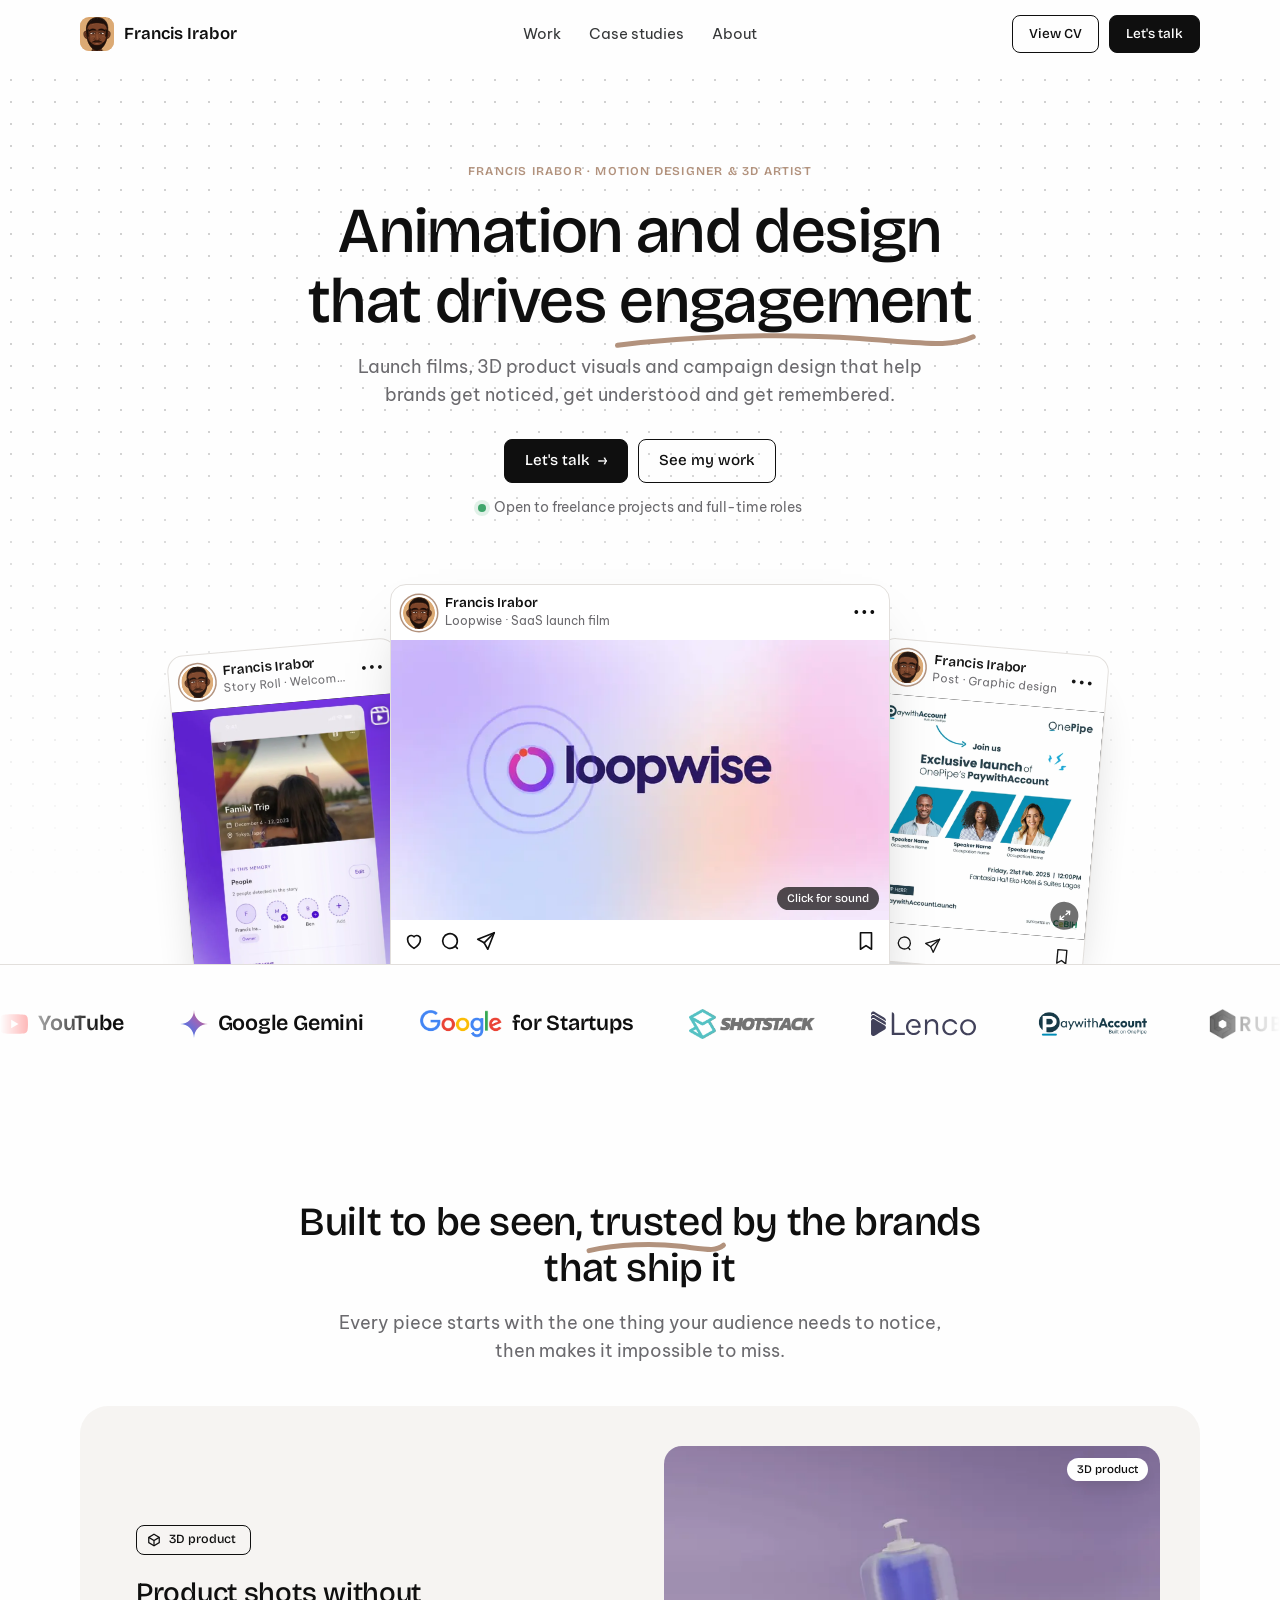
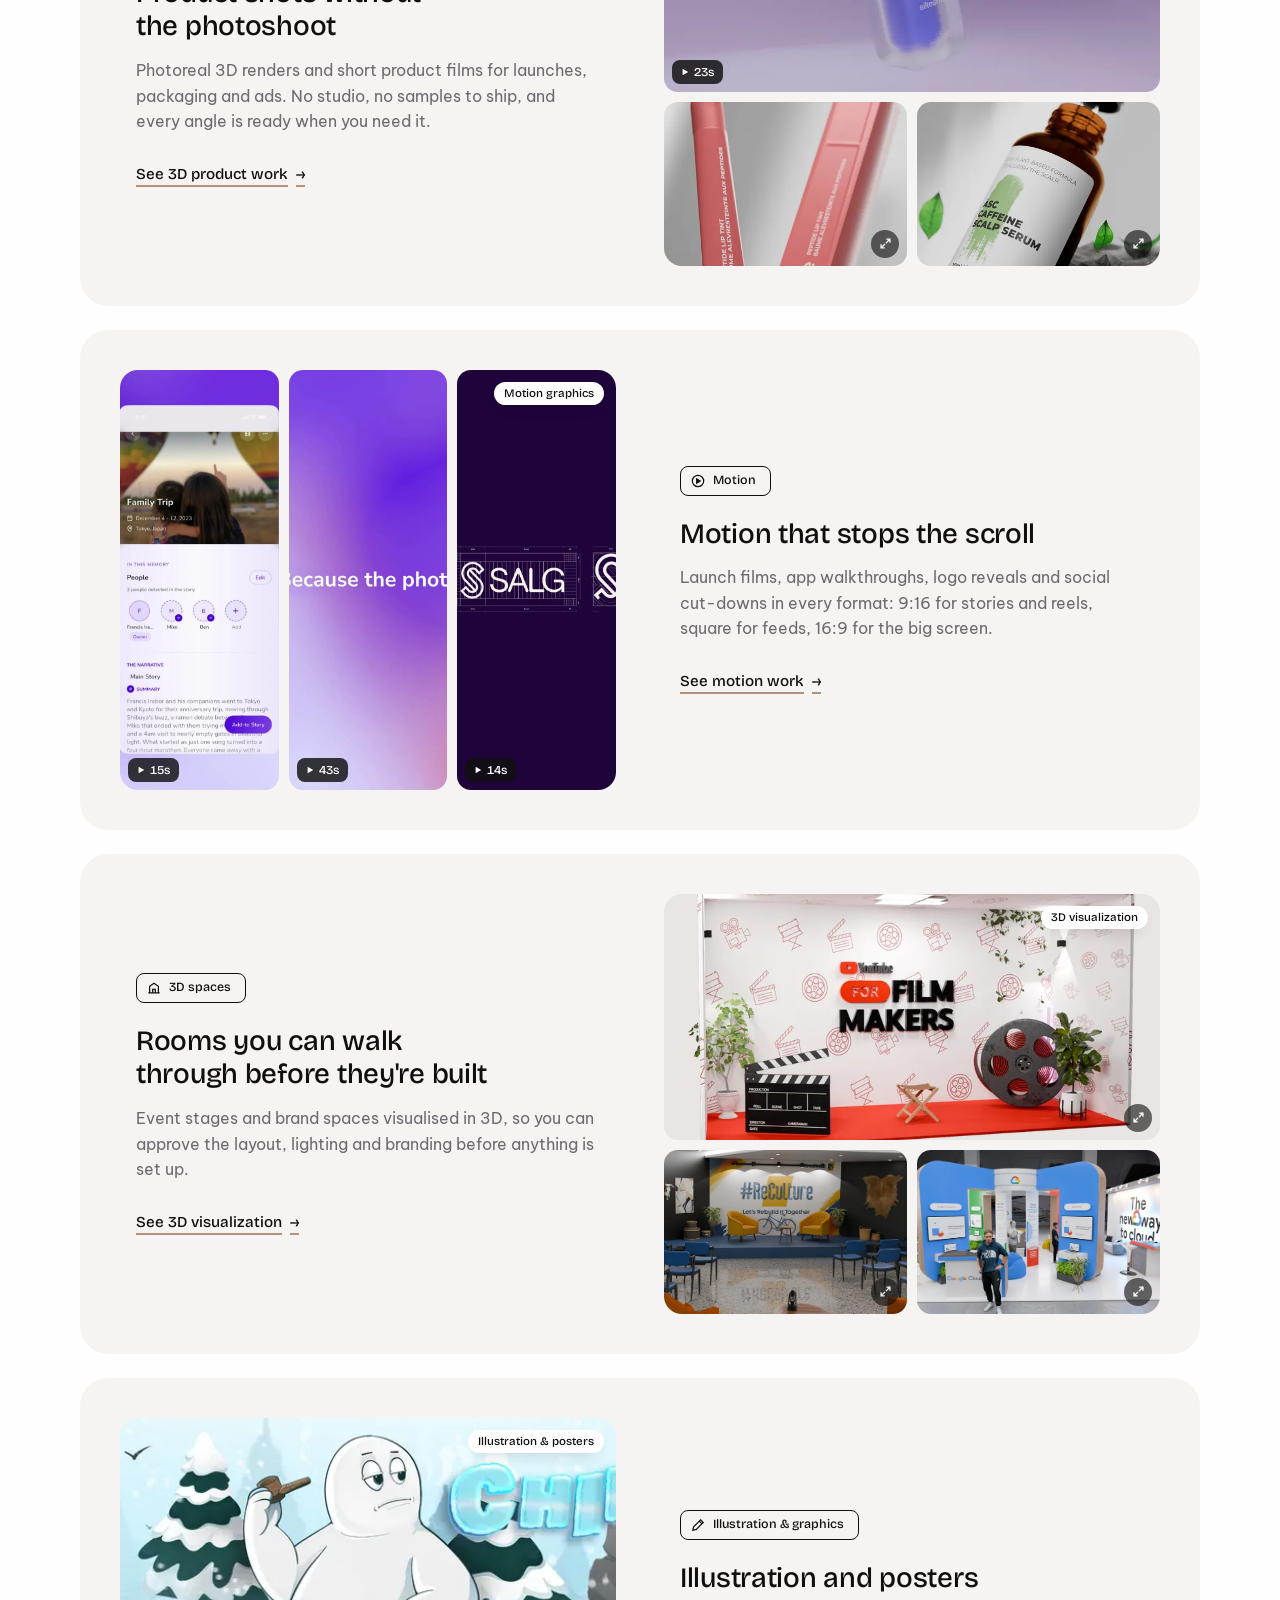
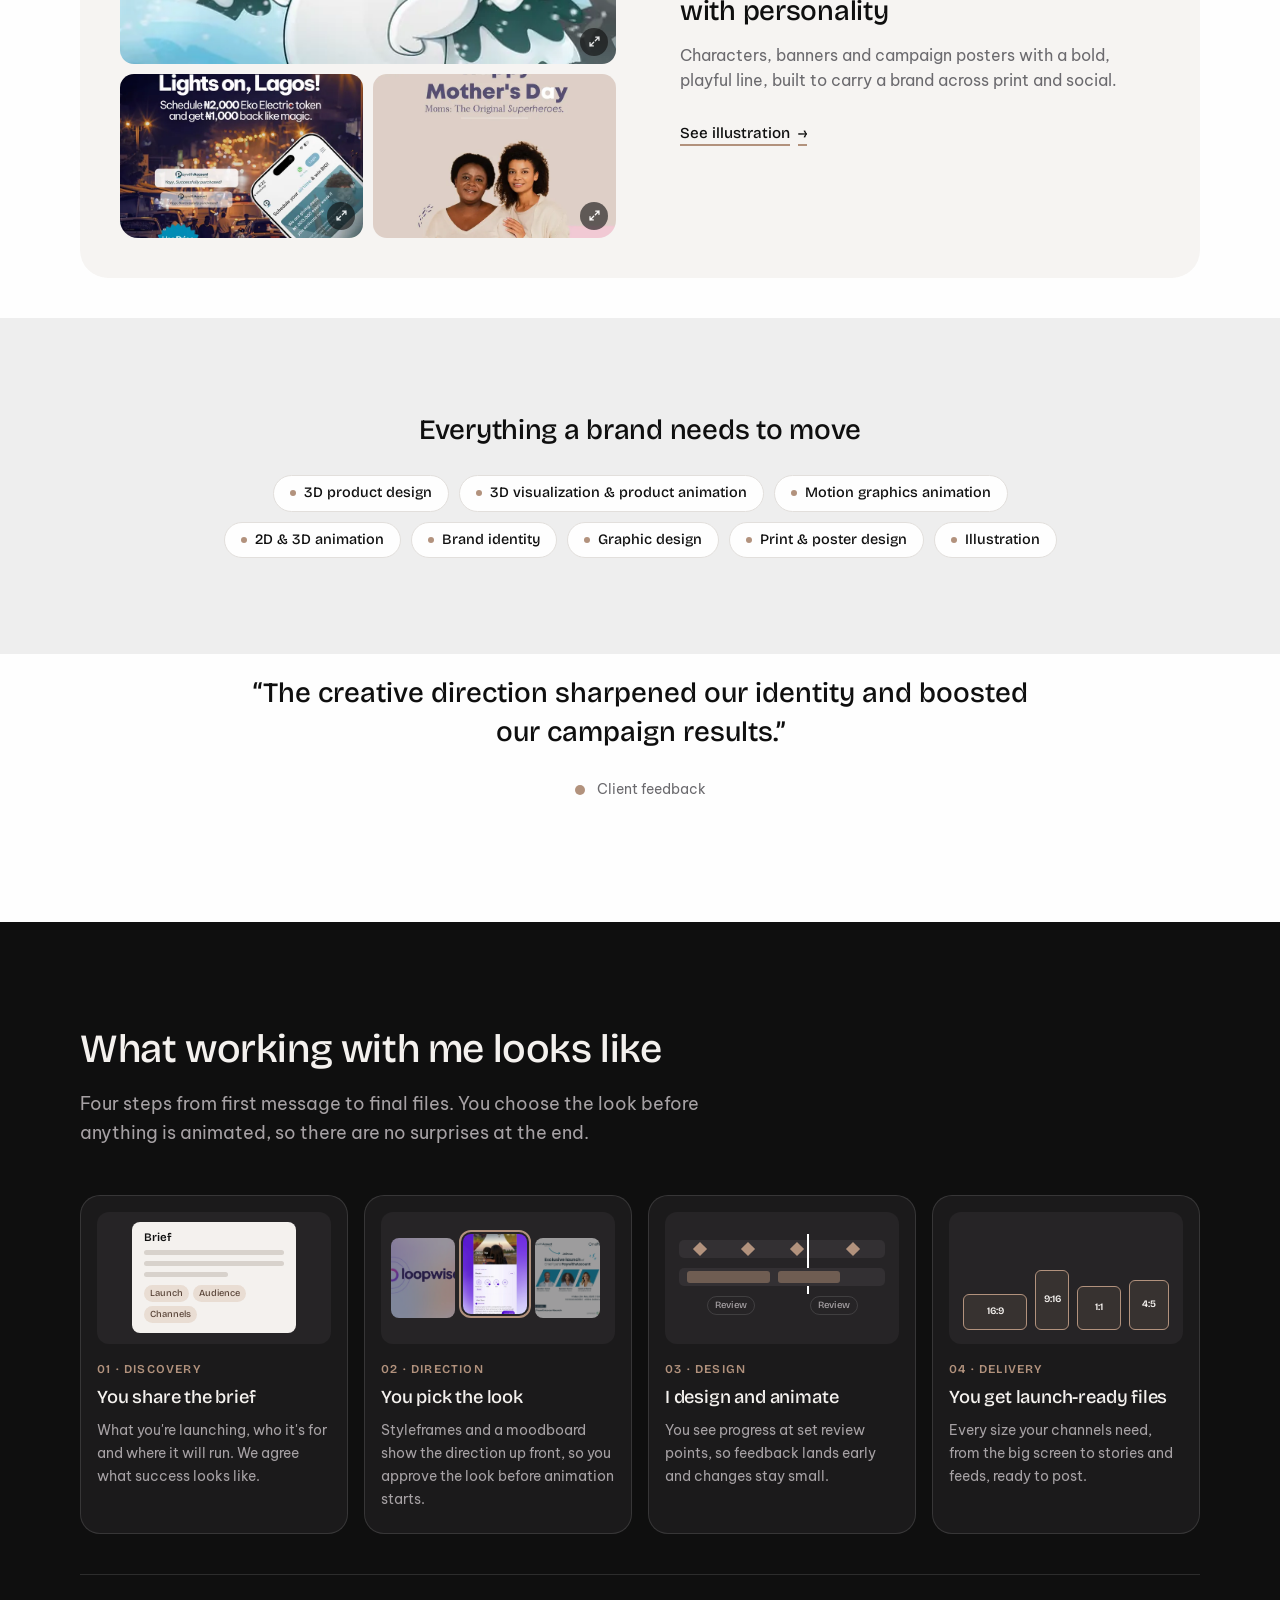
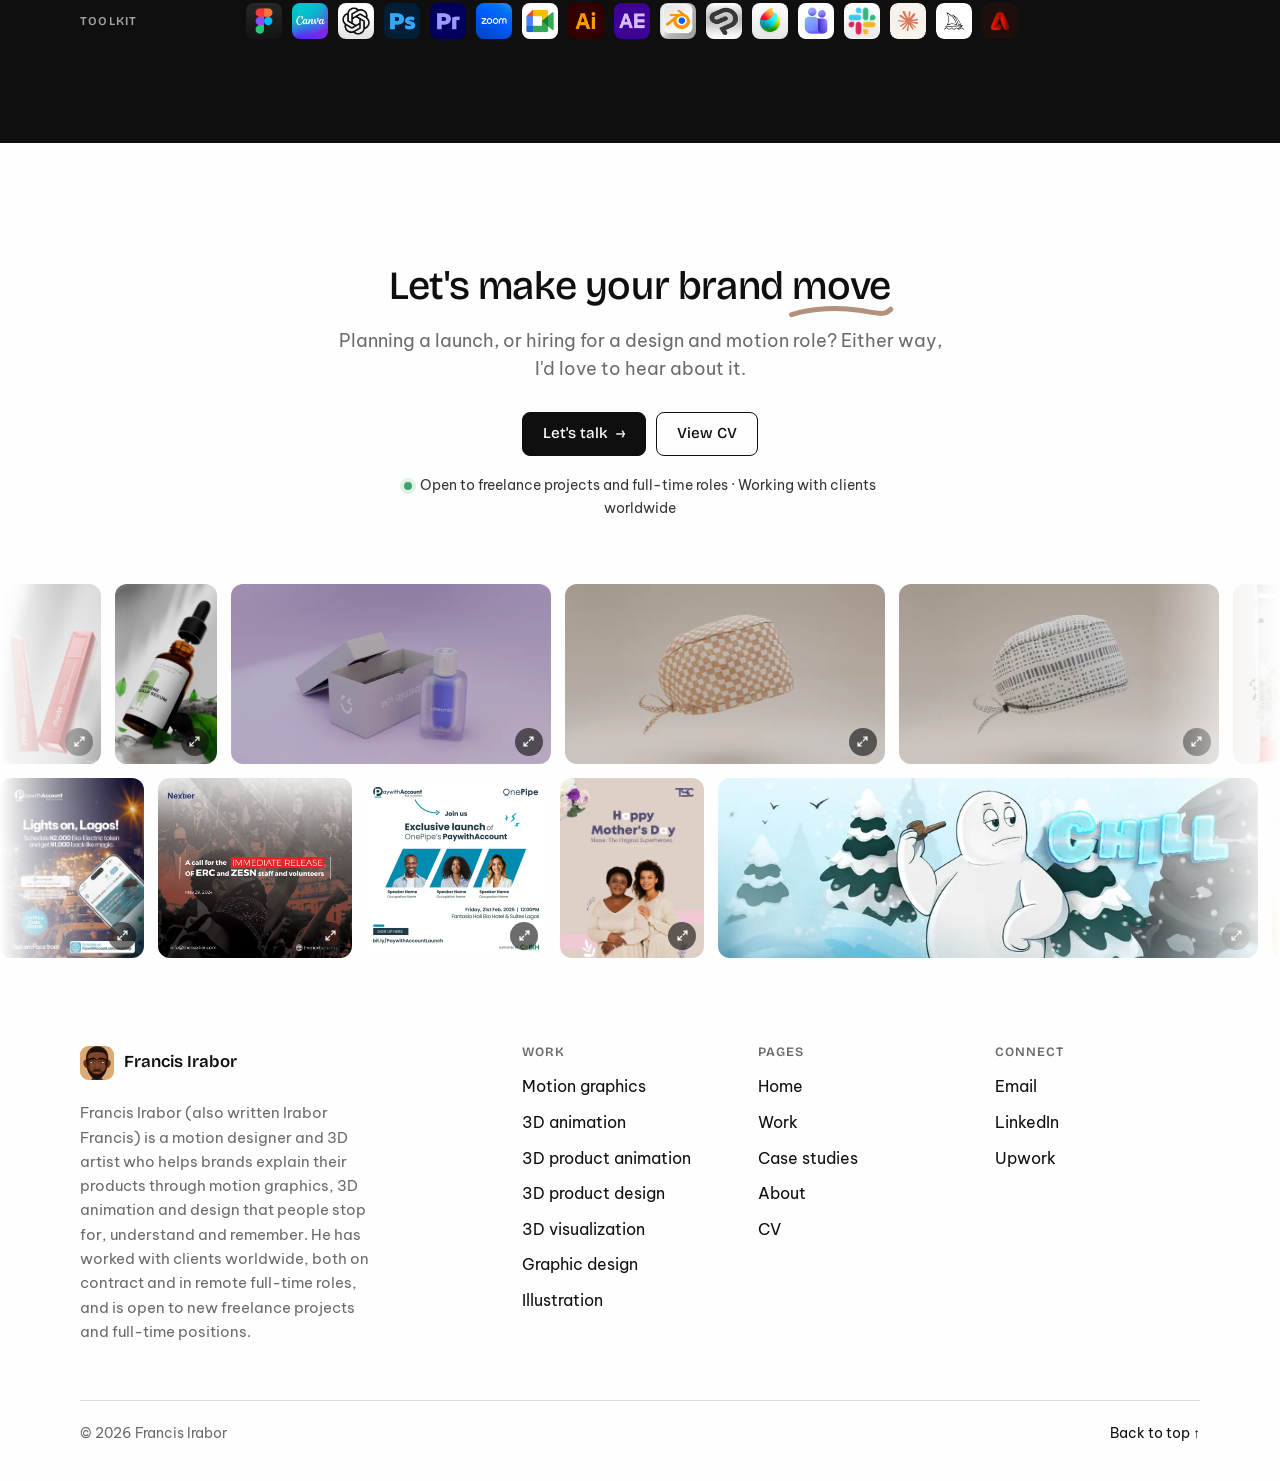
<file: v2/index.html>
<!doctype html>
<html lang="en">
<head>
<meta charset="utf-8">
<meta name="viewport" content="width=device-width, initial-scale=1, viewport-fit=cover">
<title>Francis Irabor — Motion Designer & 3D Artist</title>
<meta name="description" content="Francis Irabor (Irabor Francis) is a remote motion designer, 3D designer and graphic designer. Product videos, SaaS launch films, app onboarding animations, 3D product animation and brand design for clients worldwide. Available for freelance projects and full-time remote roles.">
<meta name="robots" content="index, follow, max-image-preview:large">
<meta name="author" content="Francis Irabor">
<meta name="theme-color" content="#fefefe">
<link rel="canonical" href="https://francisirabor.com/">
<link rel="icon" href="../assets/media/favicon.ico" sizes="48x48">
<link rel="icon" href="../assets/media/francis-icon.svg" type="image/svg+xml">
<link rel="apple-touch-icon" href="../assets/media/apple-touch-icon.png">
<link rel="manifest" href="site.webmanifest">
<meta property="og:type" content="profile">
<meta property="og:site_name" content="Francis Irabor">
<meta property="og:url" content="https://francisirabor.com/">
<meta property="og:title" content="Francis Irabor — Motion Designer & 3D Artist">
<meta property="og:description" content="Francis Irabor (Irabor Francis) is a remote motion designer, 3D designer and graphic designer. Product videos, SaaS launch films, app onboarding animations, 3D product animation and brand design for clients worldwide. Available for freelance projects and full-time remote roles.">
<meta property="og:image" content="https://francisirabor.com/assets/media/og-francis-irabor-card.jpg">
<meta property="og:image:width" content="1200">
<meta property="og:image:height" content="630">
<meta property="og:image:alt" content="Francis Irabor, motion designer and 3D artist">
<meta name="twitter:card" content="summary_large_image">
<meta name="twitter:title" content="Francis Irabor — Motion Designer & 3D Artist">
<meta name="twitter:description" content="Francis Irabor (Irabor Francis) is a remote motion designer, 3D designer and graphic designer. Product videos, SaaS launch films, app onboarding animations, 3D product animation and brand design for clients worldwide. Available for freelance projects and full-time remote roles.">
<meta name="twitter:image" content="https://francisirabor.com/assets/media/og-francis-irabor-card.jpg">
<script type="application/ld+json">{"@context": "https://schema.org", "@type": "Person", "@id": "https://francisirabor.com/#francis", "name": "Francis Irabor", "mainEntityOfPage": "https://francisirabor.com/", "alternateName": ["Irabor Francis", "Francis I."], "givenName": "Francis", "familyName": "Irabor", "url": "https://francisirabor.com/", "email": "mailto:iraborfrancis321@gmail.com", "description": "Francis Irabor is a motion designer and 3D artist who helps brands explain their products through motion graphics, 3D animation and design that people stop for, understand and remember. He has worked with clients worldwide, both on contract and in remote full-time roles, and is open to new freelance projects and full-time positions.", "jobTitle": "Motion Designer & 3D Designer", "hasOccupation": [{"@type": "Occupation", "name": "Motion Designer"}, {"@type": "Occupation", "name": "3D Designer"}, {"@type": "Occupation", "name": "Graphic Designer"}], "knowsAbout": ["Motion graphics", "Motion graphics design", "Motion design", "Product videos", "Explainer videos", "SaaS launch videos", "App onboarding videos", "UI animation", "Brand animation", "Logo animation", "2D and 3D animation", "3D product design", "3D product animation", "3D visualization", "Brand identity", "Graphic design", "Illustration", "Launch videos", "Social media content"], "image": "https://francisirabor.com/assets/media/francis-headshot.jpg", "worksFor": {"@type": "Organization", "name": "Ruffbox Studio"}, "sameAs": ["https://www.linkedin.com/in/francis-irabor/", "https://www.upwork.com/freelancers/~016a7653f43e068393"], "seeks": {"@type": "Demand", "description": "Freelance projects and full-time design or motion roles, remote"}}</script>
<script type="application/ld+json">{"@context": "https://schema.org", "@type": "WebSite", "name": "Francis Irabor", "url": "https://francisirabor.com/", "description": "Francis Irabor is a motion designer and 3D artist who helps brands explain their products through motion graphics, 3D animation and design that people stop for, understand and remember. He has worked with clients worldwide, both on contract and in remote full-time roles, and is open to new freelance projects and full-time positions.", "author": {"@id": "https://francisirabor.com/#francis"}, "publisher": {"@id": "https://francisirabor.com/#francis"}}</script>
<link rel="preconnect" href="https://fonts.googleapis.com">
<link rel="preconnect" href="https://fonts.gstatic.com" crossorigin>
<link rel="stylesheet" href="https://fonts.googleapis.com/css2?family=Bricolage+Grotesque:opsz,wght@12..96,400..700&family=Be+Vietnam+Pro:wght@400;500;600&display=swap">
<link rel="stylesheet" href="v2.css">
</head>
<body>
<span id="top-anchor"></span>
<header class="top">
  <div class="wrap top-in">
    <a class="logo" href="index.html"><span class="logo-mark" aria-hidden="true"><img src="../assets/media/francis-mark.svg" alt="" width="34" height="34"></span>Francis Irabor</a>
    <nav class="nav" aria-label="Main"><a href="work.html">Work</a><a href="case-studies.html">Case studies</a><a href="about.html">About</a></nav>
    <div class="top-cta">
      <a class="btn btn-line btn-sm" href="https://drive.google.com/file/d/1MCZyHFvBbrgrsSab9WM0OUqfxMLtDZ3q/view?usp=drivesdk" target="_blank" rel="noopener">View CV</a>
      <a class="btn btn-dark btn-sm" href="#contact">Let's talk</a>
    </div>
  </div>
</header>

<main>
  <section class="hero center">
    <div class="dots" aria-hidden="true"></div>
    <div class="wrap">
      <h1 class="eyebrow hero-who">Francis Irabor · Motion designer &amp; 3D artist</h1>
      <p class="h1">Animation and design<br class="br-d"> that drives <span class="mark">engagement<svg viewBox="0 0 200 12" preserveAspectRatio="none" aria-hidden="true"><path d="M3 9 C 45 3, 95 2, 135 5 S 185 10, 197 4"/></svg></span></p>
      <p class="lede">Launch films, 3D product visuals and campaign design that help brands get noticed, get understood and get remembered.</p>
      <div class="hero-cta">
        <a class="btn btn-dark" href="#contact">Let's talk <span class="arr" aria-hidden="true">→</span></a>
        <a class="btn btn-line" href="work.html">See my work</a>
      </div>
      <p class="hero-note"><span class="dot" aria-hidden="true"></span>Open to freelance projects and full-time roles</p>
      <div class="fan ig" aria-label="Recent work, shown as social posts">
        <article class="ig-card side l">
          <header class="ig-head"><span class="ig-av" aria-hidden="true"><img src="../assets/media/francis-icon.svg" alt="" width="32" height="32"></span><div><b>Francis Irabor</b><small>Story Roll · Welcome video</small></div><span class="ig-more" aria-hidden="true">•••</span></header>
          <div class="ig-media reel" data-pieces="sr1" data-group="hero" data-autoplay data-bare><span class="ig-badge" aria-hidden="true"><svg viewBox="0 0 24 24" fill="none" stroke="currentColor" stroke-width="1.8" stroke-linecap="round" stroke-linejoin="round"><rect x="3" y="3" width="18" height="18" rx="5"/><path d="M3 8h18M8 3l3 5M14 3l3 5"/><path d="M10 12v5l4-2.5z" fill="currentColor"/></svg></span></div>
        </article>
        <article class="ig-card main">
          <header class="ig-head"><span class="ig-av" aria-hidden="true"><img src="../assets/media/francis-icon.svg" alt="" width="32" height="32"></span><div><b>Francis Irabor</b><small>Loopwise · SaaS launch film</small></div><span class="ig-more" aria-hidden="true">•••</span></header>
          <div class="ig-media" data-pieces="lw1" data-group="hero" data-autoplay data-bare><span class="ig-sound" aria-hidden="true"></span></div>
          <div class="ig-actions" aria-hidden="true"><svg viewBox="0 0 24 24" fill="none" stroke="currentColor" stroke-width="1.8" stroke-linecap="round" stroke-linejoin="round"><path d="M12 20s-7-4.4-7-10a4 4 0 0 1 7-2.6A4 4 0 0 1 19 10c0 5.6-7 10-7 10z"/></svg><svg viewBox="0 0 24 24" fill="none" stroke="currentColor" stroke-width="1.8" stroke-linecap="round" stroke-linejoin="round"><path d="M20 12a8 8 0 1 1-3.1-6.3A8 8 0 0 1 20 12z"/><path d="M20 20l-2.2-2.3"/></svg><svg viewBox="0 0 24 24" fill="none" stroke="currentColor" stroke-width="1.8" stroke-linecap="round" stroke-linejoin="round"><path d="M21 3 10 14"/><path d="M21 3l-7 18-4-7-7-4z"/></svg><span class="sp"></span><svg viewBox="0 0 24 24" fill="none" stroke="currentColor" stroke-width="1.8" stroke-linecap="round" stroke-linejoin="round"><path d="M6 3h12v18l-6-4-6 4z"/></svg></div>
          <p class="ig-cap"><b>Francis Irabor</b> Meet Loopwise. A 20-second SaaS launch film: logo reveal, product UI and end card. <span>#motiondesign #saas #launchfilm</span></p>
        </article>
        <article class="ig-card side r">
          <header class="ig-head"><span class="ig-av" aria-hidden="true"><img src="../assets/media/francis-icon.svg" alt="" width="32" height="32"></span><div><b>Francis Irabor</b><small>Post · Graphic design</small></div><span class="ig-more" aria-hidden="true">•••</span></header>
          <div class="ig-media" data-pieces="g2" data-group="hero" data-eager></div>
          <div class="ig-actions" aria-hidden="true"><svg viewBox="0 0 24 24" fill="none" stroke="currentColor" stroke-width="1.8" stroke-linecap="round" stroke-linejoin="round"><path d="M12 20s-7-4.4-7-10a4 4 0 0 1 7-2.6A4 4 0 0 1 19 10c0 5.6-7 10-7 10z"/></svg><svg viewBox="0 0 24 24" fill="none" stroke="currentColor" stroke-width="1.8" stroke-linecap="round" stroke-linejoin="round"><path d="M20 12a8 8 0 1 1-3.1-6.3A8 8 0 0 1 20 12z"/><path d="M20 20l-2.2-2.3"/></svg><svg viewBox="0 0 24 24" fill="none" stroke="currentColor" stroke-width="1.8" stroke-linecap="round" stroke-linejoin="round"><path d="M21 3 10 14"/><path d="M21 3l-7 18-4-7-7-4z"/></svg><span class="sp"></span><svg viewBox="0 0 24 24" fill="none" stroke="currentColor" stroke-width="1.8" stroke-linecap="round" stroke-linejoin="round"><path d="M6 3h12v18l-6-4-6 4z"/></svg></div>
        </article>
      </div>
    </div>
  </section>

  <section class="band" aria-label="Clients">
    <div class="marquee" id="clients"></div>
  </section>

  <section class="intro center" aria-labelledby="intro-h">
    <div class="wrap">
      <h2 id="intro-h" class="h2">Built to be seen, <span class="mark">trusted<svg viewBox="0 0 200 12" preserveAspectRatio="none" aria-hidden="true"><path d="M3 9 C 45 3, 95 2, 135 5 S 185 10, 197 4"/></svg></span> by the brands<br class="br-d"> that ship it</h2>
      <p class="lede">Every piece starts with the one thing your audience needs to notice, then makes it impossible to miss.</p>
    </div>
  </section>

  <section aria-label="Specialties">
    <div class="wrap specs">
      <article class="spec">
        <div class="spec-copy">
          <span class="pill"><svg viewBox="0 0 16 16" fill="none" stroke="currentColor" stroke-width="1.4" aria-hidden="true"><path d="M8 1.5 14 5v6l-6 3.5L2 11V5z"/><path d="M2 5l6 3.5L14 5M8 8.5V14.5"/></svg>3D product</span>
          <h3 class="h3">Product shots without the photoshoot</h3>
          <p>Photoreal 3D renders and short product films for launches, packaging and ads. No studio, no samples to ship, and every angle is ready when you need it.</p>
          <a class="tlink" href="work.html#3d-product-animation">See 3D product work <span class="arr" aria-hidden="true">→</span></a>
        </div>
        <div class="panel p-mix" data-pieces="pa3,p5,p4"><span class="stamp">3D product</span></div>
      </article>
      <article class="spec">
        <div class="spec-copy">
          <span class="pill"><svg viewBox="0 0 16 16" fill="none" stroke="currentColor" stroke-width="1.4" aria-hidden="true"><circle cx="8" cy="8" r="6.5"/><path d="M6.5 5.5v5l4-2.5z" fill="currentColor"/></svg>Motion</span>
          <h3 class="h3">Motion that stops the scroll</h3>
          <p>Launch films, app walkthroughs, logo reveals and social cut-downs in every format: 9:16 for stories and reels, square for feeds, 16:9 for the big screen.</p>
          <a class="tlink" href="work.html#motion-graphics">See motion work <span class="arr" aria-hidden="true">→</span></a>
        </div>
        <div class="panel p-tall" data-pieces="sr1,m2,m1"><span class="stamp">Motion graphics</span></div>
      </article>
      <article class="spec">
        <div class="spec-copy">
          <span class="pill"><svg viewBox="0 0 16 16" fill="none" stroke="currentColor" stroke-width="1.4" aria-hidden="true"><path d="M1.5 13.5h13M3 13.5V6l5-3.5L13 6v7.5"/><path d="M6.5 13.5v-4h3v4"/></svg>3D spaces</span>
          <h3 class="h3">Rooms you can walk through before they're built</h3>
          <p>Event stages and brand spaces visualised in 3D, so you can approve the layout, lighting and branding before anything is set up.</p>
          <a class="tlink" href="work.html#3d-visualization">See 3D visualization <span class="arr" aria-hidden="true">→</span></a>
        </div>
        <div class="panel p-mix" data-pieces="v3,v4,v5"><span class="stamp">3D visualization</span></div>
      </article>
      <article class="spec">
        <div class="spec-copy">
          <span class="pill"><svg viewBox="0 0 16 16" fill="none" stroke="currentColor" stroke-width="1.4" aria-hidden="true"><path d="M2 14l1-4L11 2l3 3-8 8z"/><path d="M9.5 3.5l3 3"/></svg>Illustration & graphics</span>
          <h3 class="h3">Illustration and posters with personality</h3>
          <p>Characters, banners and campaign posters with a bold, playful line, built to carry a brand across print and social.</p>
          <a class="tlink" href="work.html#illustration">See illustration <span class="arr" aria-hidden="true">→</span></a>
        </div>
        <div class="panel p-mix" data-pieces="i2,g3,g4"><span class="stamp">Illustration & posters</span></div>
      </article>
    </div>
  </section>

  <section class="svc-band center" aria-labelledby="svc-h">
    <div class="wrap">
      <h2 id="svc-h" class="h3">Everything a brand needs to move</h2>
      <ul class="chips">
        <li>3D product design</li><li>3D visualization &amp; product animation</li><li>Motion graphics animation</li><li>2D &amp; 3D animation</li>
        <li>Brand identity</li><li>Graphic design</li><li>Print &amp; poster design</li><li>Illustration</li>
      </ul>
    </div>
  </section>

  <section class="quote" aria-label="Client feedback">
    <div class="wrap">
      <blockquote>
        <q>The creative direction sharpened our identity and boosted our campaign results.</q>
        <cite><span class="cite-dot" aria-hidden="true"></span>Client feedback</cite>
      </blockquote>
    </div>
  </section>

  <section class="process" id="process" aria-labelledby="process-h">
    <div class="wrap">
      <div class="pr-head">
        <h2 id="process-h" class="h2">What working with me looks like</h2>
        <p class="lede">Four steps from first message to final files. You choose the look before anything is animated, so there are no surprises at the end.</p>
      </div>
      <ol class="flow">
        <li class="step">
          <div class="viz viz-brief" aria-hidden="true">
            <div class="doc"><b>Brief</b><i></i><i></i><i class="s"></i><div class="tags"><span>Launch</span><span>Audience</span><span>Channels</span></div></div>
          </div>
          <span class="eyebrow">01 · Discovery</span>
          <h3>You share the brief</h3>
          <p>What you're launching, who it's for and where it will run. We agree what success looks like.</p>
        </li>
        <li class="step">
          <div class="viz viz-frames" aria-hidden="true">
            <img data-asset="media/w/loopwise-saas-launch-poster.webp" loading="lazy" alt=""><img class="pick" data-asset="media/w/story-roll-welcome-poster.webp" loading="lazy" alt=""><img data-asset="media/w/82478ac93bde5bc2c4594977b5599de2-sm.webp" loading="lazy" alt="">
          </div>
          <span class="eyebrow">02 · Direction</span>
          <h3>You pick the look</h3>
          <p>Styleframes and a moodboard show the direction up front, so you approve the look before animation starts.</p>
        </li>
        <li class="step">
          <div class="viz viz-timeline" aria-hidden="true">
            <div class="track"><span class="kf" style="left:8%"></span><span class="kf" style="left:31%"></span><span class="kf" style="left:55%"></span><span class="kf" style="left:82%"></span><span class="head" style="left:62%"></span></div>
            <div class="track t2"><span class="clip" style="left:4%;width:40%"></span><span class="clip" style="left:48%;width:30%"></span></div>
            <div class="review"><span>Review</span><span>Review</span></div>
          </div>
          <span class="eyebrow">03 · Design</span>
          <h3>I design and animate</h3>
          <p>You see progress at set review points, so feedback lands early and changes stay small.</p>
        </li>
        <li class="step">
          <div class="viz viz-formats" aria-hidden="true">
            <span class="f169">16:9</span><span class="f916">9:16</span><span class="f11">1:1</span><span class="f45">4:5</span>
          </div>
          <span class="eyebrow">04 · Delivery</span>
          <h3>You get launch-ready files</h3>
          <p>Every size your channels need, from the big screen to stories and feeds, ready to post.</p>
        </li>
      </ol>
      <div class="toolkit">
        <div class="tk-group"><span class="tk-label">Toolkit</span><ul class="tool-icons"></ul></div>
      </div>
    </div>
  </section>

  <section class="closer center" id="contact" aria-labelledby="closer-h">
    <div class="wrap">
      <h2 id="closer-h" class="h2">Let's make your brand <span class="mark">move<svg viewBox="0 0 200 12" preserveAspectRatio="none" aria-hidden="true"><path d="M3 9 C 45 3, 95 2, 135 5 S 185 10, 197 4"/></svg></span></h2>
      <p class="lede">Planning a launch, or hiring for a design and motion role? Either way, I'd love to hear about it.</p>
      <div class="closer-cta">
        <a class="btn btn-dark" href="mailto:iraborfrancis321@gmail.com?subject=Let%27s%20talk">Let's talk <span class="arr" aria-hidden="true">→</span></a>
        <a class="btn btn-line" href="https://drive.google.com/file/d/1MCZyHFvBbrgrsSab9WM0OUqfxMLtDZ3q/view?usp=drivesdk" target="_blank" rel="noopener">View CV</a>
      </div>
      <p class="avail"><span class="dot" aria-hidden="true"></span>Open to freelance projects and full-time roles · Working with clients worldwide</p>
    </div>
    <div class="wall" id="wall"></div>
  </section>
</main>

<footer class="foot">
  <div class="wrap">
    <div class="foot-grid">
      <div>
        <a class="logo" href="index.html"><span class="logo-mark" aria-hidden="true"><img src="../assets/media/francis-mark.svg" alt="" width="34" height="34"></span>Francis Irabor</a>
        <p class="blurb">Francis Irabor (also written Irabor Francis) is a motion designer and 3D artist who helps brands explain their products through motion graphics, 3D animation and design that people stop for, understand and remember. He has worked with clients worldwide, both on contract and in remote full-time roles, and is open to new freelance projects and full-time positions.</p>
      </div>
      <div><h4>Work</h4><ul><li><a href="work.html#motion-graphics">Motion graphics</a></li><li><a href="work.html#3d-animation">3D animation</a></li><li><a href="work.html#3d-product-animation">3D product animation</a></li><li><a href="work.html#3d-product-design">3D product design</a></li><li><a href="work.html#3d-visualization">3D visualization</a></li><li><a href="work.html#graphics-design">Graphic design</a></li><li><a href="work.html#illustration">Illustration</a></li></ul></div>
      <div><h4>Pages</h4><ul><li><a href="index.html">Home</a></li><li><a href="work.html">Work</a></li><li><a href="case-studies.html">Case studies</a></li><li><a href="about.html">About</a></li><li><a href="https://drive.google.com/file/d/1MCZyHFvBbrgrsSab9WM0OUqfxMLtDZ3q/view?usp=drivesdk" target="_blank" rel="noopener">CV</a></li></ul></div>
      <div><h4>Connect</h4><ul><li><a href="mailto:iraborfrancis321@gmail.com?subject=Let%27s%20talk">Email</a></li><li><a href="https://www.linkedin.com/in/francis-irabor/" target="_blank" rel="noopener">LinkedIn</a></li><li><a href="https://www.upwork.com/freelancers/~016a7653f43e068393" target="_blank" rel="noopener">Upwork</a></li></ul></div>
    </div>
    <div class="foot-base"><span>© <span id="yr"></span> Francis Irabor</span><a href="#top-anchor">Back to top ↑</a></div>
  </div>
</footer>

<div class="lb" id="lb" role="dialog" aria-modal="true" aria-label="Portfolio viewer" hidden>
  <div class="lb-top">
    <p class="lb-cat" id="lb-cat"></p>
    <p class="lb-count" id="lb-count"></p>
    <button class="lb-btn" id="lb-close" aria-label="Close viewer">✕</button>
  </div>
  <div class="lb-stage" id="lb-stage"></div>
  <button class="lb-btn lb-nav lb-prev" id="lb-prev" aria-label="Previous piece">←</button>
  <button class="lb-btn lb-nav lb-next" id="lb-next" aria-label="Next piece">→</button>
  <div class="lb-strip" id="lb-strip"></div>
</div>

<script>window.ASSET_BASE = "../assets/";</script>
<script src="../works.js"></script>
<script src="v2.js"></script>
</body>
</html>
</file>
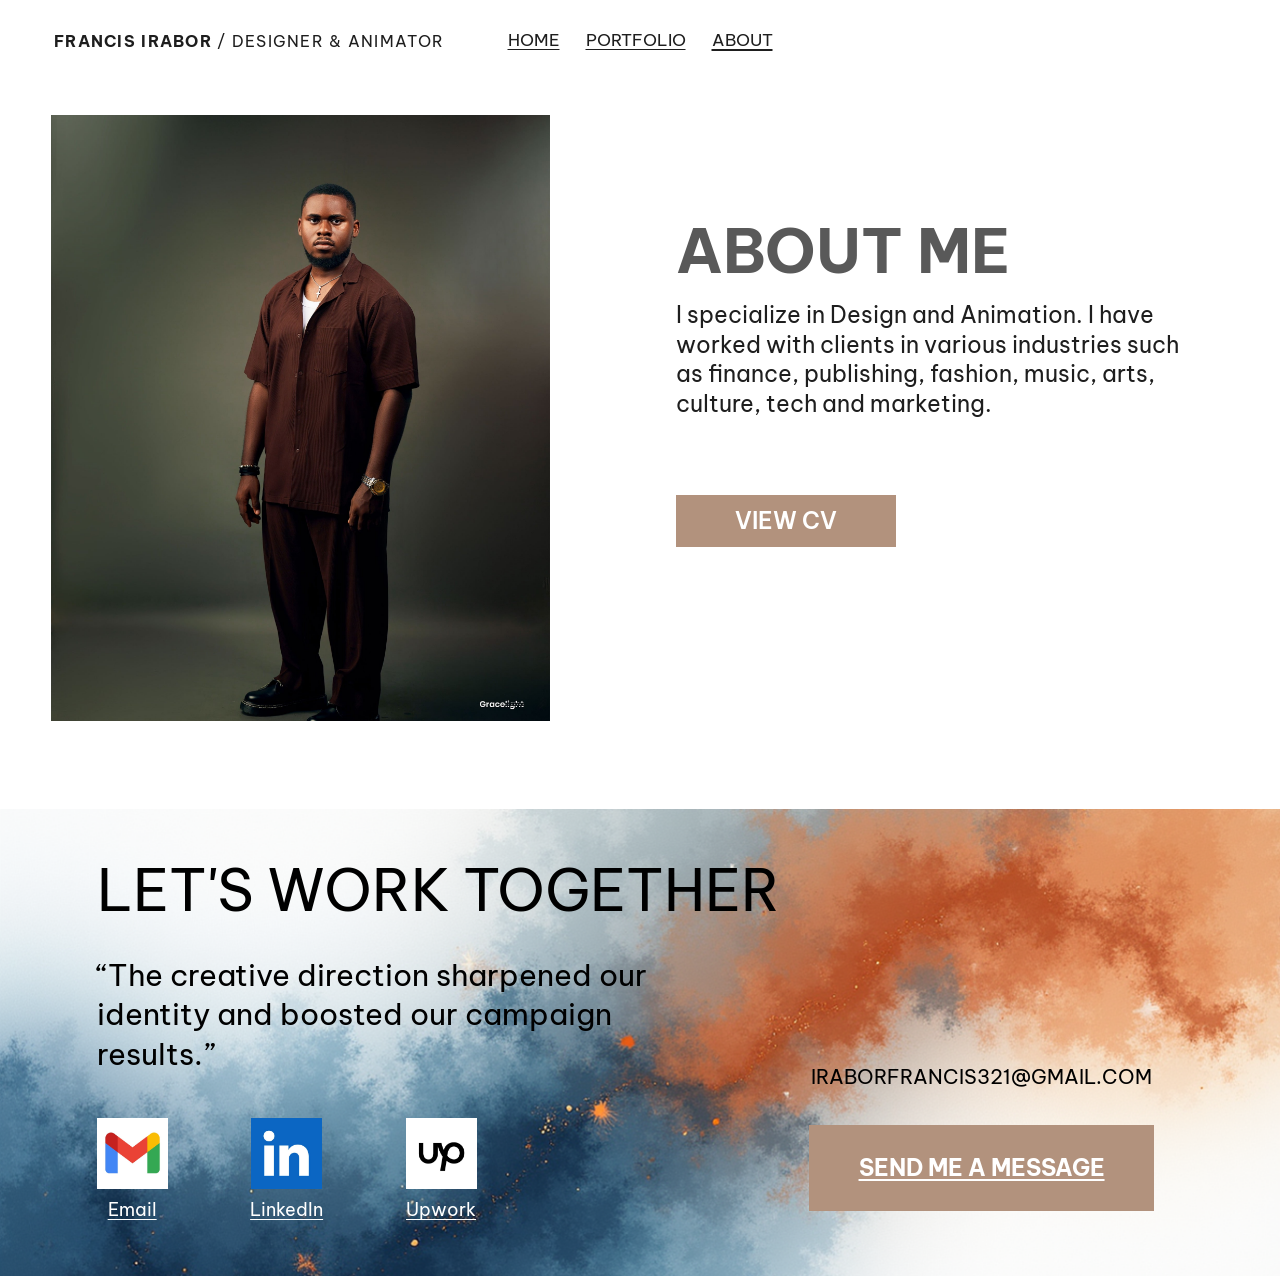
<file: about.html>
<!doctype html>
<html lang="en">
<head>
<meta charset="utf-8">
<meta name="viewport" content="width=device-width, initial-scale=1, viewport-fit=cover">
<title>About — Francis Irabor</title>
<meta name="description" content="About Francis Irabor, designer and animator.">
<link rel="preconnect" href="https://fonts.googleapis.com">
<link rel="preconnect" href="https://fonts.gstatic.com" crossorigin>
<link rel="stylesheet" href="https://fonts.googleapis.com/css2?family=Be+Vietnam+Pro:wght@400;600;700;800&display=swap">
<link rel="stylesheet" href="styles.css?v=4">
</head>
<body class="page-about">

<header class="site-head on-light">
  <div class="head-in">
    <a class="brand" href="index.html"><strong>Francis Irabor</strong><span> / Designer &amp; Animator</span></a>
    <nav class="nav" aria-label="Main">
      <a href="index.html">Home</a>
      <a href="portfolio.html">Portfolio</a>
      <a href="about.html" aria-current="page">About</a>
    </nav>
    <span></span>
  </div>
</header>

<main>
  <section class="about" aria-labelledby="about-h">
    <div class="canvas">
      <div class="about-photo abs boxed" style="--x:54;--y:27;--w:527;--bh:640">
        <img data-asset="media/d3cc3a8931e93b3ef50e0372a1a22fde.jpg" alt="Portrait of Francis Irabor">
      </div>
      <h1 id="about-h" class="abs" style="--x:714;--y:123;--w:561">ABOUT ME</h1>
      <p class="bio abs" style="--x:714;--y:223;--w:561">I specialize in Design and Animation. I have worked with clients in various industries such as finance, publishing, fashion, music, arts, culture, tech and marketing.</p>
      <a class="btn abs boxed" style="--x:714;--y:428;--w:232;--bh:55" href="https://drive.google.com/file/d/1MCZyHFvBbrgrsSab9WM0OUqfxMLtDZ3q/view?usp=drivesdk" target="_blank" rel="noopener">View CV</a>
    </div>
  </section>

  <section class="contact" id="contact" aria-labelledby="contact-h">
    <img class="contact-bg" data-asset="media/1b5c234012dc1e3e456450051a8c2458.png" alt="" loading="lazy">
    <div class="canvas">
      <h2 id="contact-h" class="abs" style="--x:102;--y:40;--w:800">Let's work together</h2>
      <p class="quote abs" style="--x:102;--y:155;--w:600">“The creative direction sharpened our identity and boosted our campaign results.”</p>
      <div class="socials abs" style="--x:102;--y:326;--w:460">
        <a href="mailto:iraborfrancis321@gmail.com"><img data-asset="media/7943743180d7529bf4c23de31a8e55f7.jpg" alt="">Email</a>
        <a href="https://www.linkedin.com/in/francis-irabor/" target="_blank" rel="noopener"><img data-asset="media/8703cfd0a00c2d8097f10c7c7dd7bab1.jpg" alt="">LinkedIn</a>
        <a href="https://www.upwork.com/freelancers/~016a7653f43e068393" target="_blank" rel="noopener"><img data-asset="media/041181512664e263e16214a79624ae55.jpg" alt="">Upwork</a>
      </div>
      <a class="mail abs" style="--x:854;--y:267;--w:364" href="mailto:iraborfrancis321@gmail.com">iraborfrancis321@gmail.com</a>
      <a class="btn abs boxed" style="--x:854;--y:334;--w:364;--bh:90" href="mailto:iraborfrancis321@gmail.com">Send me a message</a>
    </div>
  </section>
</main>

<div class="lb" id="lb" role="dialog" aria-modal="true" aria-label="Portfolio viewer" hidden>
  <div class="lb-top">
    <p class="lb-cat" id="lb-cat"></p>
    <p class="lb-count" id="lb-count"></p>
    <button class="lb-btn" id="lb-close" aria-label="Close viewer">✕</button>
  </div>
  <div class="lb-stage" id="lb-stage"></div>
  <button class="lb-btn lb-nav lb-prev" id="lb-prev" aria-label="Previous piece">←</button>
  <button class="lb-btn lb-nav lb-next" id="lb-next" aria-label="Next piece">→</button>
  <div class="lb-strip" id="lb-strip"></div>
</div>

<script src="works.js?v=4"></script>
<script src="app.js?v=4"></script>
</body>
</html>
</file>
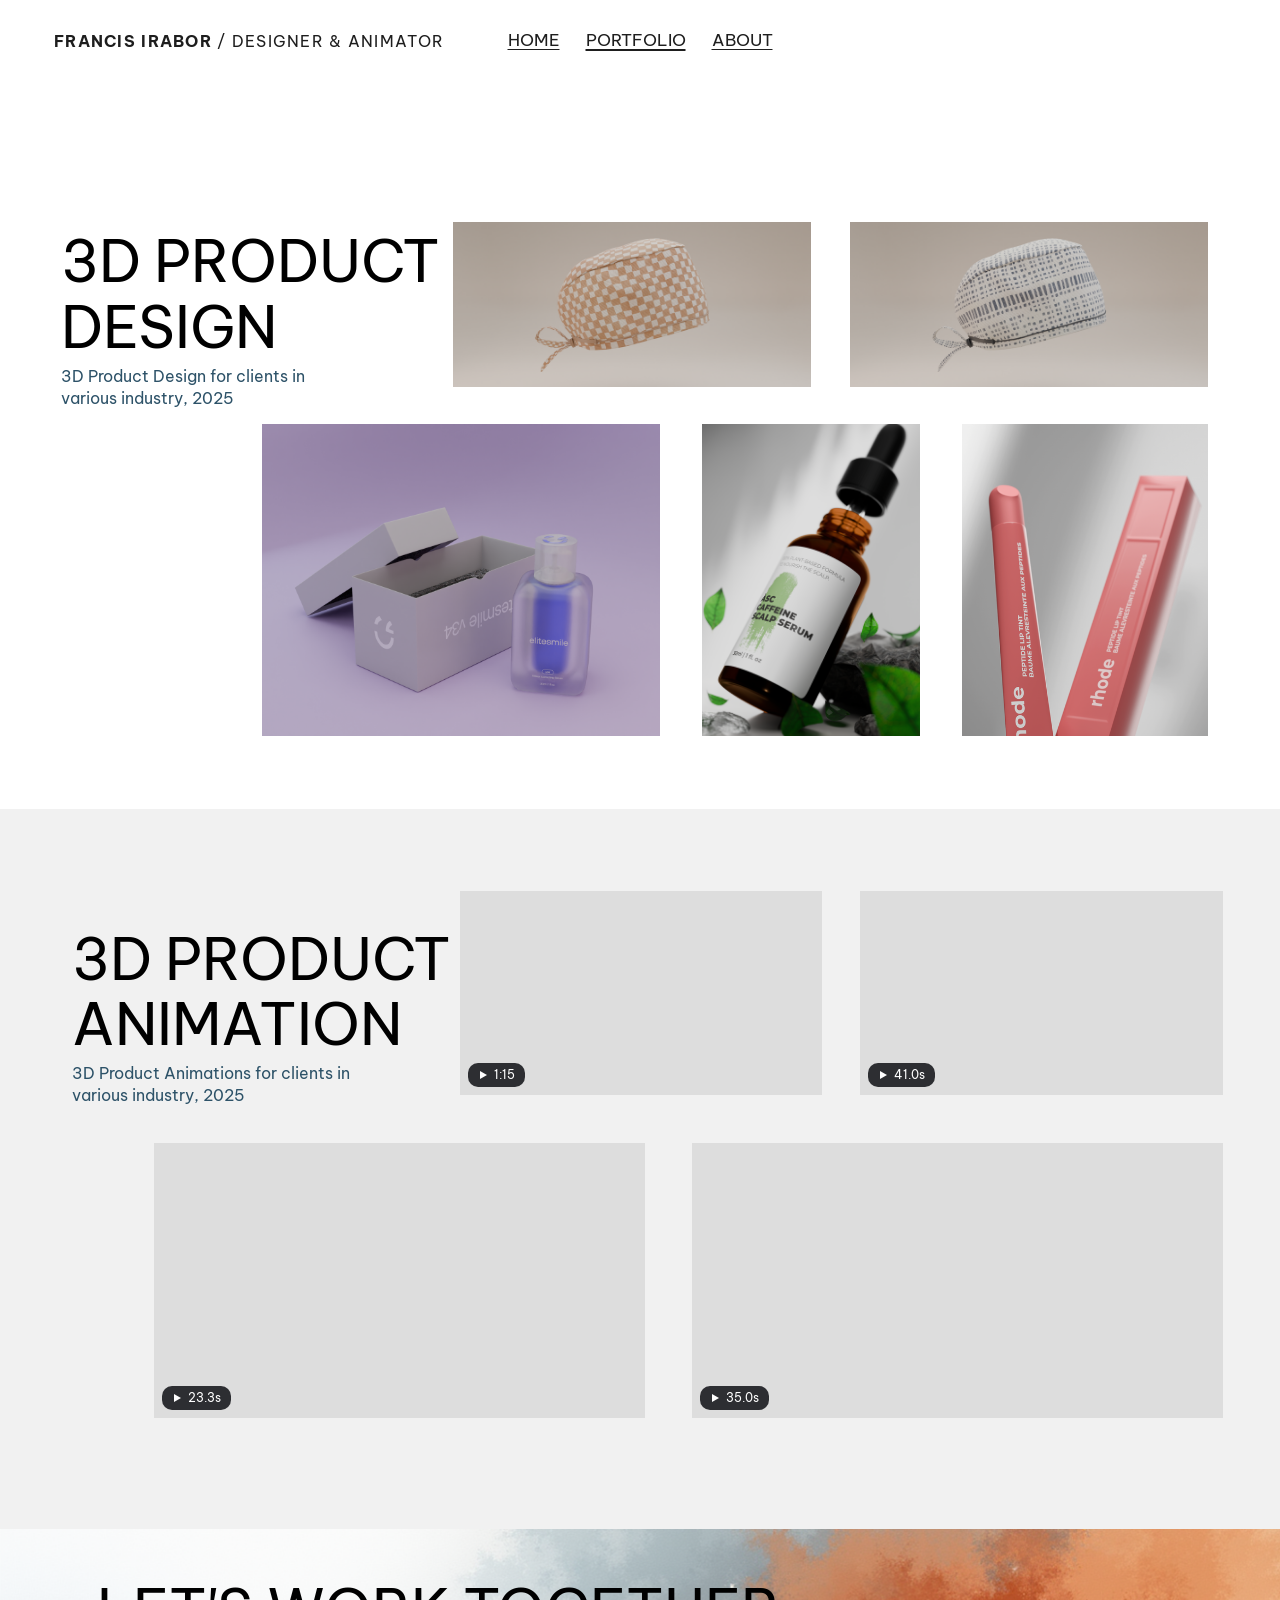
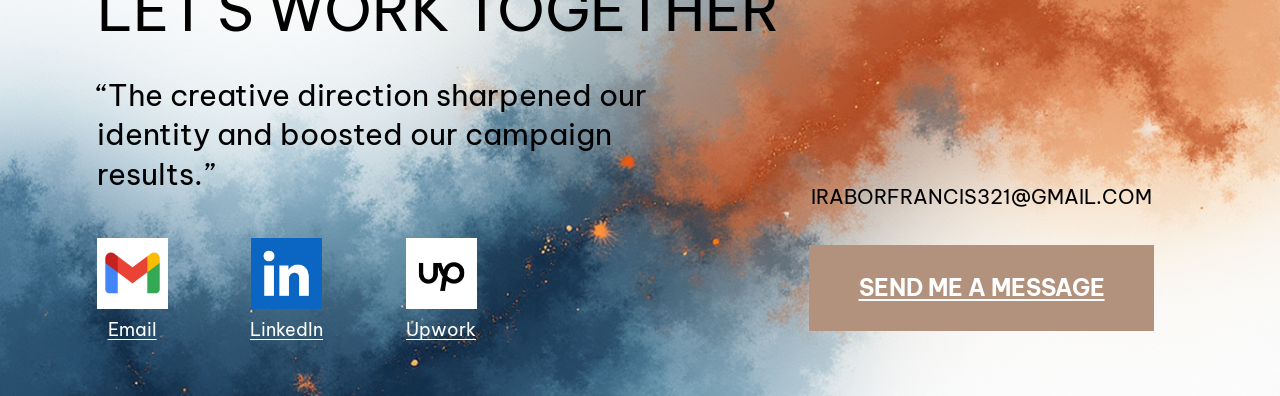
<file: portfolio.html>
<!doctype html>
<html lang="en">
<head>
<meta charset="utf-8">
<meta name="viewport" content="width=device-width, initial-scale=1, viewport-fit=cover">
<title>Portfolio — Francis Irabor</title>
<meta name="description" content="Portfolio of Francis Irabor: 3D product design and animation, 3D visualization, illustration, graphic design, motion graphics.">
<link rel="preconnect" href="https://fonts.googleapis.com">
<link rel="preconnect" href="https://fonts.gstatic.com" crossorigin>
<link rel="stylesheet" href="https://fonts.googleapis.com/css2?family=Be+Vietnam+Pro:wght@400;600;700;800&display=swap">
<link rel="stylesheet" href="styles.css?v=4">
</head>
<body class="page-portfolio">

<header class="site-head on-light">
  <div class="head-in">
    <a class="brand" href="index.html"><strong>Francis Irabor</strong><span> / Designer &amp; Animator</span></a>
    <nav class="nav" aria-label="Main">
      <a href="index.html">Home</a>
      <a href="portfolio.html" aria-current="page">Portfolio</a>
      <a href="about.html">About</a>
    </nav>
    <span></span>
  </div>
</header>

<main>
  <div id="folio"></div>

  <section class="contact" id="contact" aria-labelledby="contact-h">
    <img class="contact-bg" data-asset="media/1b5c234012dc1e3e456450051a8c2458.png" alt="" loading="lazy">
    <div class="canvas">
      <h2 id="contact-h" class="abs" style="--x:102;--y:40;--w:800">Let's work together</h2>
      <p class="quote abs" style="--x:102;--y:155;--w:600">“The creative direction sharpened our identity and boosted our campaign results.”</p>
      <div class="socials abs" style="--x:102;--y:326;--w:460">
        <a href="mailto:iraborfrancis321@gmail.com"><img data-asset="media/7943743180d7529bf4c23de31a8e55f7.jpg" alt="">Email</a>
        <a href="https://www.linkedin.com/in/francis-irabor/" target="_blank" rel="noopener"><img data-asset="media/8703cfd0a00c2d8097f10c7c7dd7bab1.jpg" alt="">LinkedIn</a>
        <a href="https://www.upwork.com/freelancers/~016a7653f43e068393" target="_blank" rel="noopener"><img data-asset="media/041181512664e263e16214a79624ae55.jpg" alt="">Upwork</a>
      </div>
      <a class="mail abs" style="--x:854;--y:267;--w:364" href="mailto:iraborfrancis321@gmail.com">iraborfrancis321@gmail.com</a>
      <a class="btn abs boxed" style="--x:854;--y:334;--w:364;--bh:90" href="mailto:iraborfrancis321@gmail.com">Send me a message</a>
    </div>
  </section>
</main>

<div class="lb" id="lb" role="dialog" aria-modal="true" aria-label="Portfolio viewer" hidden>
  <div class="lb-top">
    <p class="lb-cat" id="lb-cat"></p>
    <p class="lb-count" id="lb-count"></p>
    <button class="lb-btn" id="lb-close" aria-label="Close viewer">✕</button>
  </div>
  <div class="lb-stage" id="lb-stage"></div>
  <button class="lb-btn lb-nav lb-prev" id="lb-prev" aria-label="Previous piece">←</button>
  <button class="lb-btn lb-nav lb-next" id="lb-next" aria-label="Next piece">→</button>
  <div class="lb-strip" id="lb-strip"></div>
</div>

<script src="works.js?v=4"></script>
<script src="app.js?v=4"></script>
</body>
</html>
</file>
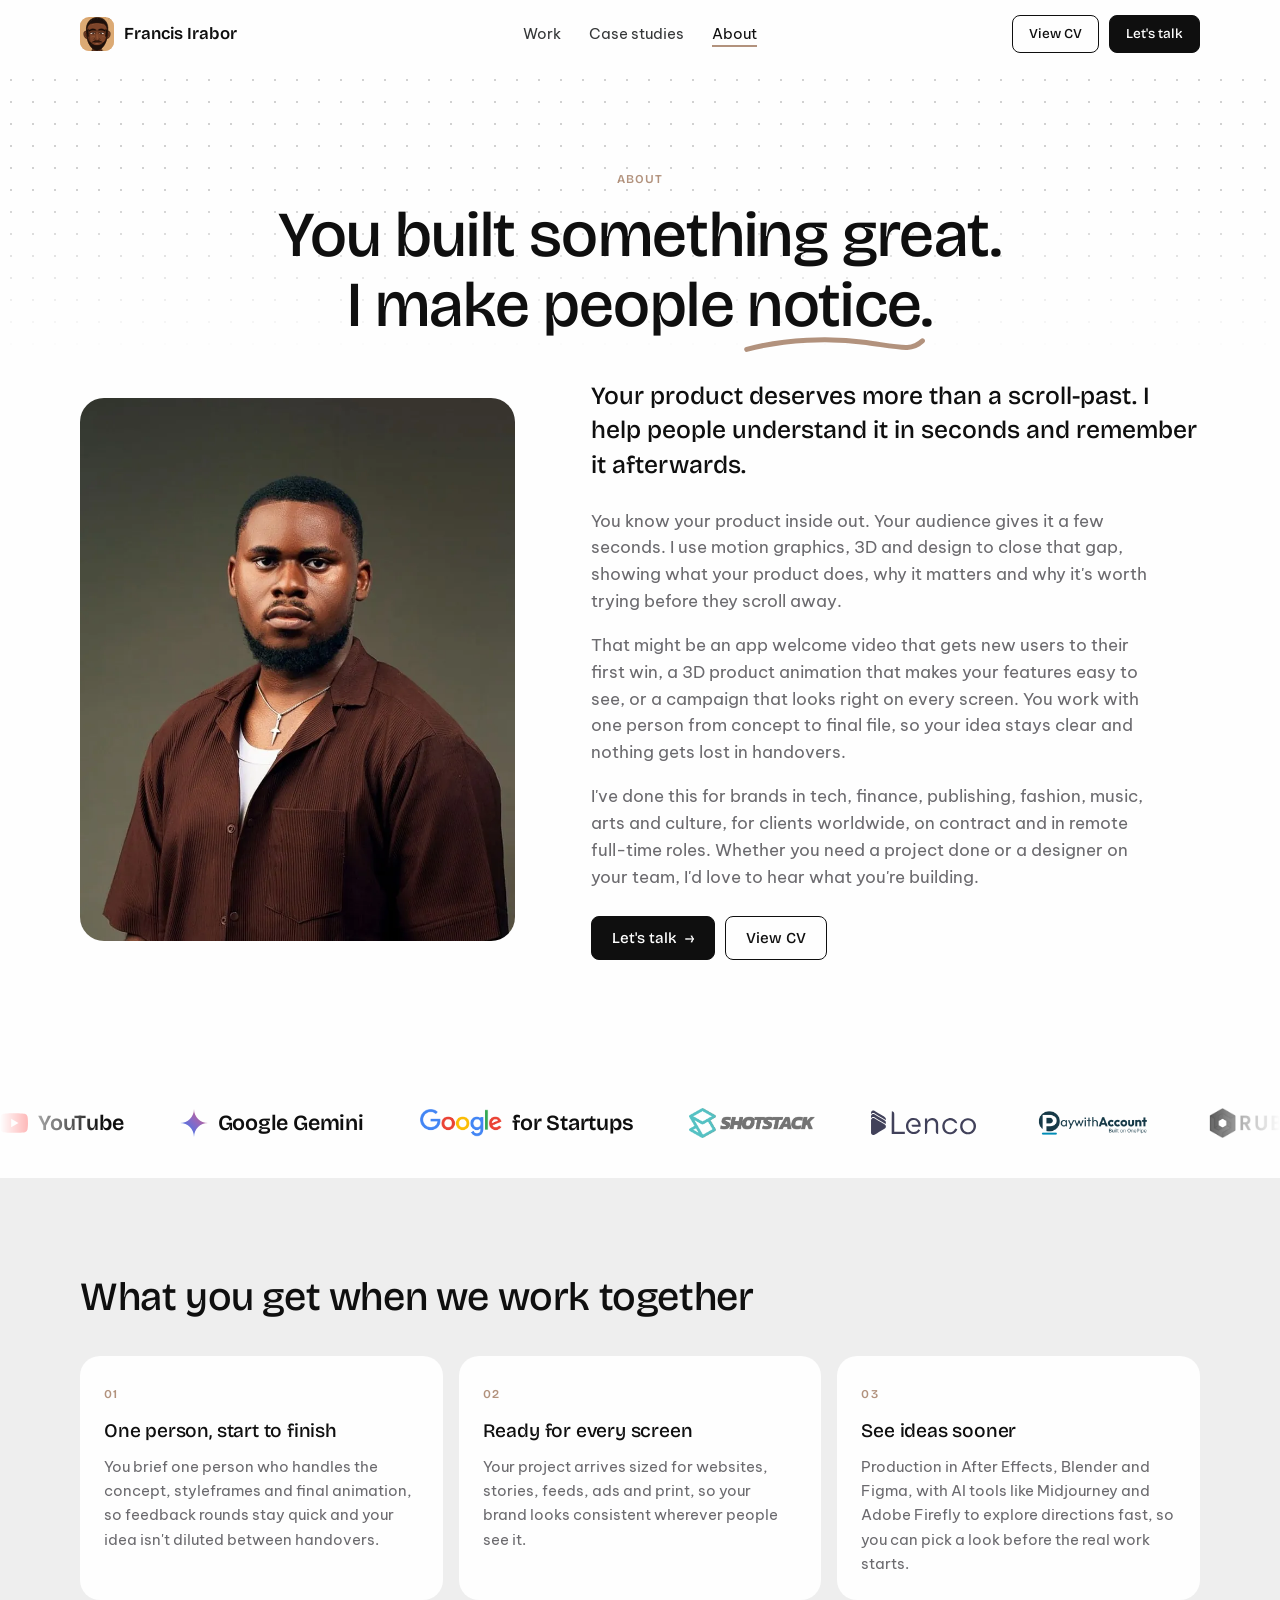
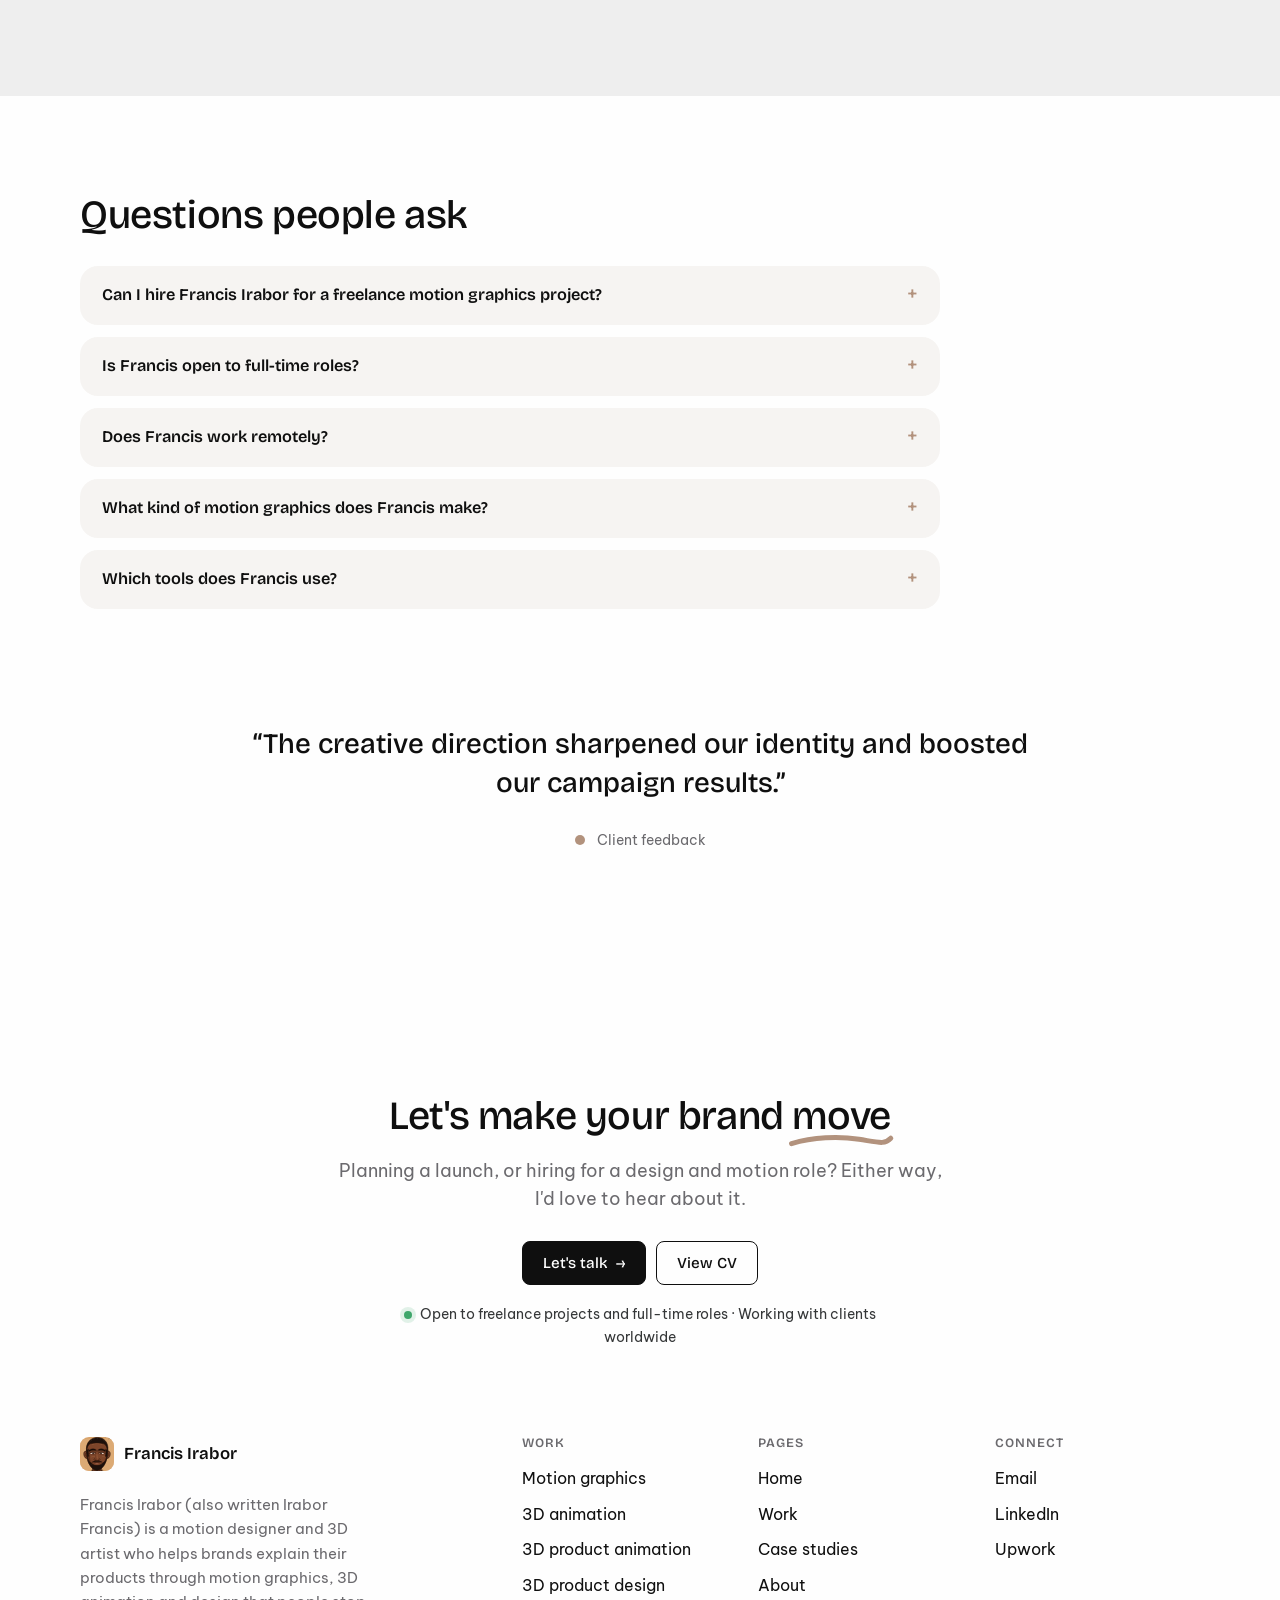
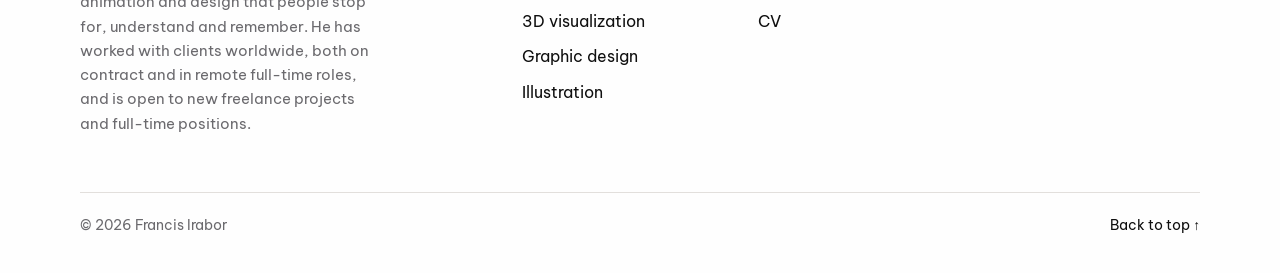
<file: v2/about.html>
<!doctype html>
<html lang="en">
<head>
<meta charset="utf-8">
<meta name="viewport" content="width=device-width, initial-scale=1, viewport-fit=cover">
<title>About Francis Irabor — Motion Designer & 3D Artist</title>
<meta name="description" content="Francis Irabor is a motion designer and 3D artist who helps brands explain their products through motion graphics, 3D animation and design that people stop for, understand and remember. He has worked with clients worldwide, both on contract and in remote full-time roles, and is open to new freelance projects and full-time positions.">
<meta name="robots" content="index, follow, max-image-preview:large">
<meta name="author" content="Francis Irabor">
<meta name="theme-color" content="#fefefe">
<link rel="canonical" href="https://francisirabor.com/about.html">
<link rel="icon" href="../assets/media/favicon.ico" sizes="48x48">
<link rel="icon" href="../assets/media/francis-icon.svg" type="image/svg+xml">
<link rel="apple-touch-icon" href="../assets/media/apple-touch-icon.png">
<link rel="manifest" href="site.webmanifest">
<meta property="og:type" content="profile">
<meta property="og:site_name" content="Francis Irabor">
<meta property="og:url" content="https://francisirabor.com/about.html">
<meta property="og:title" content="About Francis Irabor — Motion Designer & 3D Artist">
<meta property="og:description" content="Francis Irabor is a motion designer and 3D artist who helps brands explain their products through motion graphics, 3D animation and design that people stop for, understand and remember. He has worked with clients worldwide, both on contract and in remote full-time roles, and is open to new freelance projects and full-time positions.">
<meta property="og:image" content="https://francisirabor.com/assets/media/og-francis-irabor-card.jpg">
<meta property="og:image:width" content="1200">
<meta property="og:image:height" content="630">
<meta property="og:image:alt" content="Francis Irabor, motion designer and 3D artist">
<meta name="twitter:card" content="summary_large_image">
<meta name="twitter:title" content="About Francis Irabor — Motion Designer & 3D Artist">
<meta name="twitter:description" content="Francis Irabor is a motion designer and 3D artist who helps brands explain their products through motion graphics, 3D animation and design that people stop for, understand and remember. He has worked with clients worldwide, both on contract and in remote full-time roles, and is open to new freelance projects and full-time positions.">
<meta name="twitter:image" content="https://francisirabor.com/assets/media/og-francis-irabor-card.jpg">
<script type="application/ld+json">{"@context": "https://schema.org", "@type": "Person", "@id": "https://francisirabor.com/#francis", "name": "Francis Irabor", "mainEntityOfPage": "https://francisirabor.com/", "alternateName": ["Irabor Francis", "Francis I."], "givenName": "Francis", "familyName": "Irabor", "url": "https://francisirabor.com/", "email": "mailto:iraborfrancis321@gmail.com", "description": "Francis Irabor is a motion designer and 3D artist who helps brands explain their products through motion graphics, 3D animation and design that people stop for, understand and remember. He has worked with clients worldwide, both on contract and in remote full-time roles, and is open to new freelance projects and full-time positions.", "jobTitle": "Motion Designer & 3D Designer", "hasOccupation": [{"@type": "Occupation", "name": "Motion Designer"}, {"@type": "Occupation", "name": "3D Designer"}, {"@type": "Occupation", "name": "Graphic Designer"}], "knowsAbout": ["Motion graphics", "Motion graphics design", "Motion design", "Product videos", "Explainer videos", "SaaS launch videos", "App onboarding videos", "UI animation", "Brand animation", "Logo animation", "2D and 3D animation", "3D product design", "3D product animation", "3D visualization", "Brand identity", "Graphic design", "Illustration", "Launch videos", "Social media content"], "image": "https://francisirabor.com/assets/media/francis-headshot.jpg", "worksFor": {"@type": "Organization", "name": "Ruffbox Studio"}, "sameAs": ["https://www.linkedin.com/in/francis-irabor/", "https://www.upwork.com/freelancers/~016a7653f43e068393"], "seeks": {"@type": "Demand", "description": "Freelance projects and full-time design or motion roles, remote"}}</script>
<script type="application/ld+json">{"@context": "https://schema.org", "@type": "WebSite", "name": "Francis Irabor", "url": "https://francisirabor.com/", "description": "Francis Irabor is a motion designer and 3D artist who helps brands explain their products through motion graphics, 3D animation and design that people stop for, understand and remember. He has worked with clients worldwide, both on contract and in remote full-time roles, and is open to new freelance projects and full-time positions.", "author": {"@id": "https://francisirabor.com/#francis"}, "publisher": {"@id": "https://francisirabor.com/#francis"}}</script>
<link rel="preconnect" href="https://fonts.googleapis.com">
<link rel="preconnect" href="https://fonts.gstatic.com" crossorigin>
<link rel="stylesheet" href="https://fonts.googleapis.com/css2?family=Bricolage+Grotesque:opsz,wght@12..96,400..700&family=Be+Vietnam+Pro:wght@400;500;600&display=swap">
<link rel="stylesheet" href="v2.css">
</head>
<body>
<span id="top-anchor"></span>
<header class="top">
  <div class="wrap top-in">
    <a class="logo" href="index.html"><span class="logo-mark" aria-hidden="true"><img src="../assets/media/francis-mark.svg" alt="" width="34" height="34"></span>Francis Irabor</a>
    <nav class="nav" aria-label="Main"><a href="work.html">Work</a><a href="case-studies.html">Case studies</a><a href="about.html" aria-current="page">About</a></nav>
    <div class="top-cta">
      <a class="btn btn-line btn-sm" href="https://drive.google.com/file/d/1MCZyHFvBbrgrsSab9WM0OUqfxMLtDZ3q/view?usp=drivesdk" target="_blank" rel="noopener">View CV</a>
      <a class="btn btn-dark btn-sm" href="#contact">Let's talk</a>
    </div>
  </div>
</header>

<main>
  <section class="page-head center">
    <div class="dots" aria-hidden="true"></div>
    <div class="wrap">
      <span class="eyebrow">About</span>
      <h1 class="h1">You built something great.<br class="br-d"> I make people <span class="mark">notice<svg viewBox="0 0 200 12" preserveAspectRatio="none" aria-hidden="true"><path d="M3 9 C 45 3, 95 2, 135 5 S 185 10, 197 4"/></svg></span>.</h1>
    </div>
  </section>
  <section class="wrap about-grid" aria-label="About Francis">
    <figure class="about-photo"><img data-asset="media/w/francis-headshot.webp" alt="Headshot of Francis Irabor" width="800" height="1000"></figure>
    <div class="about-copy">
      <p class="big">Your product deserves more than a scroll-past. I help people understand it in seconds and remember it afterwards.</p>
      <p>You know your product inside out. Your audience gives it a few seconds. I use motion graphics, 3D and design to close that gap, showing what your product does, why it matters and why it's worth trying before they scroll away.</p>
      <p>That might be an app welcome video that gets new users to their first win, a 3D product animation that makes your features easy to see, or a campaign that looks right on every screen. You work with one person from concept to final file, so your idea stays clear and nothing gets lost in handovers.</p>
      <p>I've done this for brands in tech, finance, publishing, fashion, music, arts and culture, for clients worldwide, on contract and in remote full-time roles. Whether you need a project done or a designer on your team, I'd love to hear what you're building.</p>
      <div class="btns">
        <a class="btn btn-dark" href="#contact">Let's talk <span class="arr" aria-hidden="true">→</span></a>
        <a class="btn btn-line" href="https://drive.google.com/file/d/1MCZyHFvBbrgrsSab9WM0OUqfxMLtDZ3q/view?usp=drivesdk" target="_blank" rel="noopener">View CV</a>
      </div>
    </div>
  </section>
  <section class="band" aria-label="Clients">
    <div class="marquee" id="clients"></div>
  </section>

  <section class="bring" aria-labelledby="bring-h">
    <div class="wrap">
      <h2 id="bring-h" class="h2">What you get when we work together</h2>
      <div class="bring-grid">
        <article><span class="eyebrow">01</span><h3>One person, start to finish</h3><p>You brief one person who handles the concept, styleframes and final animation, so feedback rounds stay quick and your idea isn't diluted between handovers.</p></article>
        <article><span class="eyebrow">02</span><h3>Ready for every screen</h3><p>Your project arrives sized for websites, stories, feeds, ads and print, so your brand looks consistent wherever people see it.</p></article>
        <article><span class="eyebrow">03</span><h3>See ideas sooner</h3><p>Production in After Effects, Blender and Figma, with AI tools like Midjourney and Adobe Firefly to explore directions fast, so you can pick a look before the real work starts.</p></article>
      </div>
    </div>
  </section>
  <section class="faq" aria-labelledby="faq-h">
    <div class="wrap">
      <h2 id="faq-h" class="h2">Questions people ask</h2>
      <div class="faq-list">
        <details><summary>Can I hire Francis Irabor for a freelance motion graphics project?</summary><p>Yes. Francis takes on freelance projects worldwide, from a single product video or app onboarding animation to a full launch campaign. Email iraborfrancis321@gmail.com or message him on Upwork or LinkedIn to start.</p></details>
        <details><summary>Is Francis open to full-time roles?</summary><p>Yes. He has worked in remote full-time roles as well as on contract, and is open to full-time motion design, 3D or design positions.</p></details>
        <details><summary>Does Francis work remotely?</summary><p>Yes. Francis is a fully remote motion designer and 3D designer. He works with teams across time zones and shares work in progress at every stage, so feedback is quick wherever you are.</p></details>
        <details><summary>What kind of motion graphics does Francis make?</summary><p>Product and SaaS launch videos, explainer videos, app onboarding and welcome videos, UI animation, logo animation, 3D product animation, 3D event visualisation, and social media content for brands.</p></details>
        <details><summary>Which tools does Francis use?</summary><p>After Effects, Premiere Pro, Blender, Illustrator, Photoshop and Figma, with AI tools such as Midjourney, Adobe Firefly and Claude to explore ideas quickly.</p></details>
      </div>
    </div>
  </section>
<script type="application/ld+json">{"@context": "https://schema.org", "@type": "FAQPage", "mainEntity": [{"@type": "Question", "name": "Can I hire Francis Irabor for a freelance motion graphics project?", "acceptedAnswer": {"@type": "Answer", "text": "Yes. Francis takes on freelance projects worldwide, from a single product video or app onboarding animation to a full launch campaign. Email iraborfrancis321@gmail.com or message him on Upwork or LinkedIn to start."}}, {"@type": "Question", "name": "Is Francis open to full-time roles?", "acceptedAnswer": {"@type": "Answer", "text": "Yes. He has worked in remote full-time roles as well as on contract, and is open to full-time motion design, 3D or design positions."}}, {"@type": "Question", "name": "Does Francis work remotely?", "acceptedAnswer": {"@type": "Answer", "text": "Yes. Francis is a fully remote motion designer and 3D designer. He works with teams across time zones and shares work in progress at every stage, so feedback is quick wherever you are."}}, {"@type": "Question", "name": "What kind of motion graphics does Francis make?", "acceptedAnswer": {"@type": "Answer", "text": "Product and SaaS launch videos, explainer videos, app onboarding and welcome videos, UI animation, logo animation, 3D product animation, 3D event visualisation, and social media content for brands."}}, {"@type": "Question", "name": "Which tools does Francis use?", "acceptedAnswer": {"@type": "Answer", "text": "After Effects, Premiere Pro, Blender, Illustrator, Photoshop and Figma, with AI tools such as Midjourney, Adobe Firefly and Claude to explore ideas quickly."}}]}</script>

  <section class="quote" aria-label="Client feedback">
    <div class="wrap">
      <blockquote>
        <q>The creative direction sharpened our identity and boosted our campaign results.</q>
        <cite><span class="cite-dot" aria-hidden="true"></span>Client feedback</cite>
      </blockquote>
    </div>
  </section>

  <section class="closer center" id="contact" aria-labelledby="closer-h">
    <div class="wrap">
      <h2 id="closer-h" class="h2">Let's make your brand <span class="mark">move<svg viewBox="0 0 200 12" preserveAspectRatio="none" aria-hidden="true"><path d="M3 9 C 45 3, 95 2, 135 5 S 185 10, 197 4"/></svg></span></h2>
      <p class="lede">Planning a launch, or hiring for a design and motion role? Either way, I'd love to hear about it.</p>
      <div class="closer-cta">
        <a class="btn btn-dark" href="mailto:iraborfrancis321@gmail.com?subject=Let%27s%20talk">Let's talk <span class="arr" aria-hidden="true">→</span></a>
        <a class="btn btn-line" href="https://drive.google.com/file/d/1MCZyHFvBbrgrsSab9WM0OUqfxMLtDZ3q/view?usp=drivesdk" target="_blank" rel="noopener">View CV</a>
      </div>
      <p class="avail"><span class="dot" aria-hidden="true"></span>Open to freelance projects and full-time roles · Working with clients worldwide</p>
    </div>
    
  </section>
</main>

<footer class="foot">
  <div class="wrap">
    <div class="foot-grid">
      <div>
        <a class="logo" href="index.html"><span class="logo-mark" aria-hidden="true"><img src="../assets/media/francis-mark.svg" alt="" width="34" height="34"></span>Francis Irabor</a>
        <p class="blurb">Francis Irabor (also written Irabor Francis) is a motion designer and 3D artist who helps brands explain their products through motion graphics, 3D animation and design that people stop for, understand and remember. He has worked with clients worldwide, both on contract and in remote full-time roles, and is open to new freelance projects and full-time positions.</p>
      </div>
      <div><h4>Work</h4><ul><li><a href="work.html#motion-graphics">Motion graphics</a></li><li><a href="work.html#3d-animation">3D animation</a></li><li><a href="work.html#3d-product-animation">3D product animation</a></li><li><a href="work.html#3d-product-design">3D product design</a></li><li><a href="work.html#3d-visualization">3D visualization</a></li><li><a href="work.html#graphics-design">Graphic design</a></li><li><a href="work.html#illustration">Illustration</a></li></ul></div>
      <div><h4>Pages</h4><ul><li><a href="index.html">Home</a></li><li><a href="work.html">Work</a></li><li><a href="case-studies.html">Case studies</a></li><li><a href="about.html">About</a></li><li><a href="https://drive.google.com/file/d/1MCZyHFvBbrgrsSab9WM0OUqfxMLtDZ3q/view?usp=drivesdk" target="_blank" rel="noopener">CV</a></li></ul></div>
      <div><h4>Connect</h4><ul><li><a href="mailto:iraborfrancis321@gmail.com?subject=Let%27s%20talk">Email</a></li><li><a href="https://www.linkedin.com/in/francis-irabor/" target="_blank" rel="noopener">LinkedIn</a></li><li><a href="https://www.upwork.com/freelancers/~016a7653f43e068393" target="_blank" rel="noopener">Upwork</a></li></ul></div>
    </div>
    <div class="foot-base"><span>© <span id="yr"></span> Francis Irabor</span><a href="#top-anchor">Back to top ↑</a></div>
  </div>
</footer>

<div class="lb" id="lb" role="dialog" aria-modal="true" aria-label="Portfolio viewer" hidden>
  <div class="lb-top">
    <p class="lb-cat" id="lb-cat"></p>
    <p class="lb-count" id="lb-count"></p>
    <button class="lb-btn" id="lb-close" aria-label="Close viewer">✕</button>
  </div>
  <div class="lb-stage" id="lb-stage"></div>
  <button class="lb-btn lb-nav lb-prev" id="lb-prev" aria-label="Previous piece">←</button>
  <button class="lb-btn lb-nav lb-next" id="lb-next" aria-label="Next piece">→</button>
  <div class="lb-strip" id="lb-strip"></div>
</div>

<script>window.ASSET_BASE = "../assets/";</script>
<script src="../works.js"></script>
<script src="v2.js"></script>
</body>
</html>
</file>
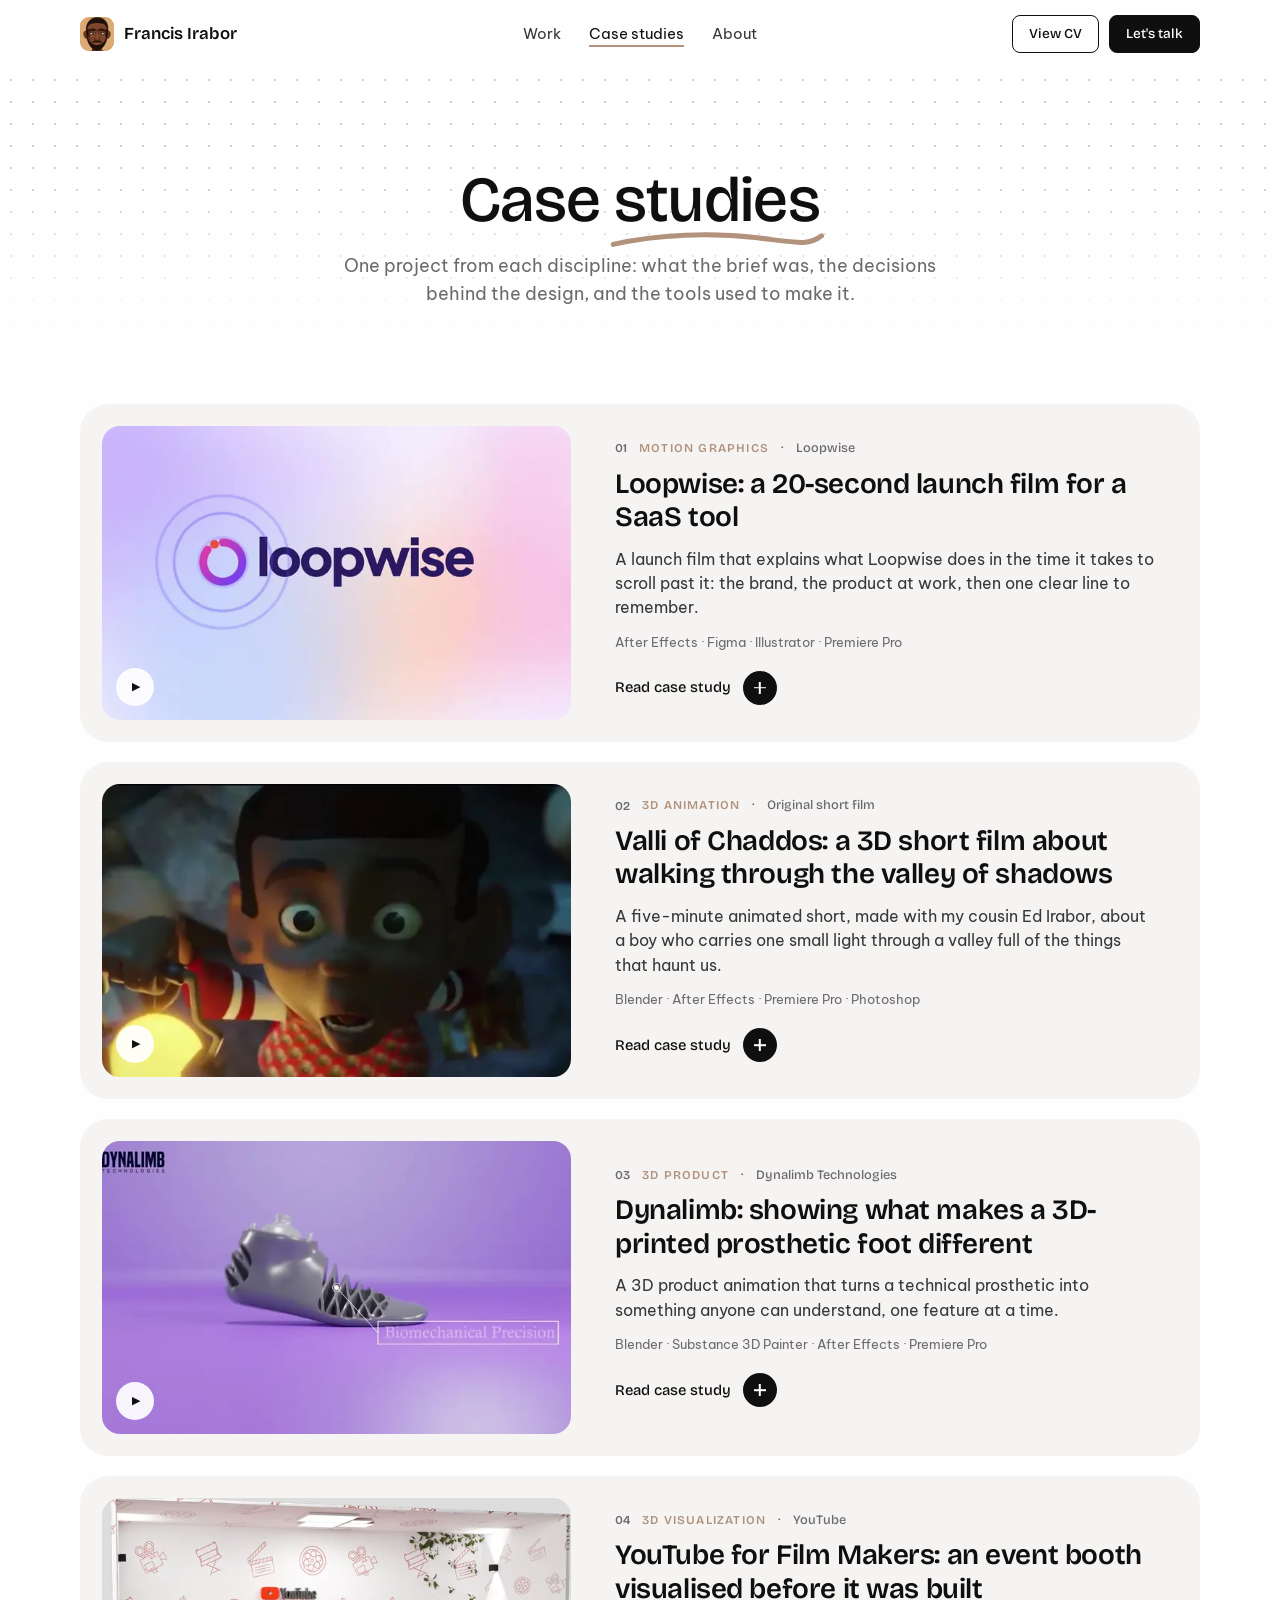
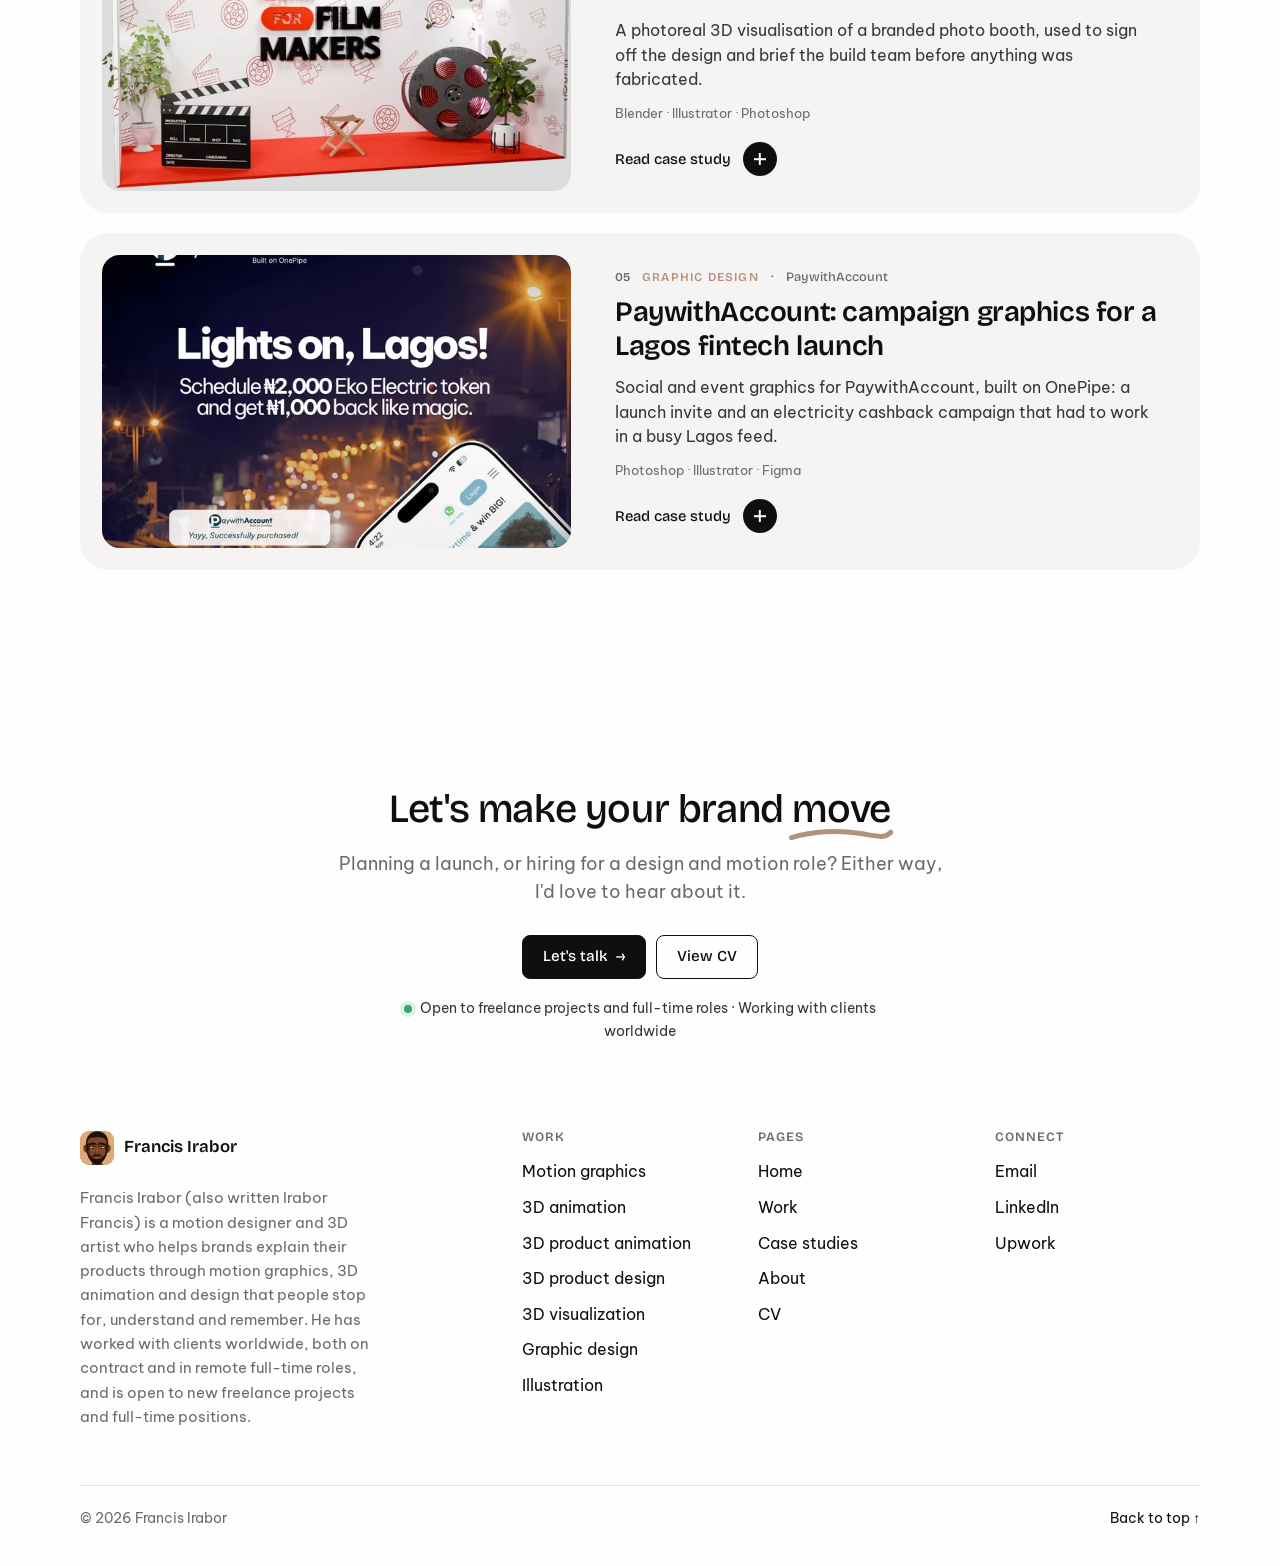
<file: v2/case-studies.html>
<!doctype html>
<html lang="en">
<head>
<meta charset="utf-8">
<meta name="viewport" content="width=device-width, initial-scale=1, viewport-fit=cover">
<title>Motion Design & 3D Case Studies — Francis Irabor</title>
<meta name="description" content="Case studies from Francis Irabor: motion graphics, 3D product, 3D visualisation and graphic design projects, with the brief, the design decisions and the tools behind each.">
<meta name="robots" content="index, follow, max-image-preview:large">
<meta name="author" content="Francis Irabor">
<meta name="theme-color" content="#fefefe">
<link rel="canonical" href="https://francisirabor.com/case-studies.html">
<link rel="icon" href="../assets/media/favicon.ico" sizes="48x48">
<link rel="icon" href="../assets/media/francis-icon.svg" type="image/svg+xml">
<link rel="apple-touch-icon" href="../assets/media/apple-touch-icon.png">
<link rel="manifest" href="site.webmanifest">
<meta property="og:type" content="website">
<meta property="og:site_name" content="Francis Irabor">
<meta property="og:url" content="https://francisirabor.com/case-studies.html">
<meta property="og:title" content="Motion Design & 3D Case Studies — Francis Irabor">
<meta property="og:description" content="Case studies from Francis Irabor: motion graphics, 3D product, 3D visualisation and graphic design projects, with the brief, the design decisions and the tools behind each.">
<meta property="og:image" content="https://francisirabor.com/assets/media/og-francis-irabor-card.jpg">
<meta property="og:image:width" content="1200">
<meta property="og:image:height" content="630">
<meta property="og:image:alt" content="Francis Irabor, motion designer and 3D artist">
<meta name="twitter:card" content="summary_large_image">
<meta name="twitter:title" content="Motion Design & 3D Case Studies — Francis Irabor">
<meta name="twitter:description" content="Case studies from Francis Irabor: motion graphics, 3D product, 3D visualisation and graphic design projects, with the brief, the design decisions and the tools behind each.">
<meta name="twitter:image" content="https://francisirabor.com/assets/media/og-francis-irabor-card.jpg">
<script type="application/ld+json">{"@context": "https://schema.org", "@type": "Person", "@id": "https://francisirabor.com/#francis", "name": "Francis Irabor", "mainEntityOfPage": "https://francisirabor.com/", "alternateName": ["Irabor Francis", "Francis I."], "givenName": "Francis", "familyName": "Irabor", "url": "https://francisirabor.com/", "email": "mailto:iraborfrancis321@gmail.com", "description": "Francis Irabor is a motion designer and 3D artist who helps brands explain their products through motion graphics, 3D animation and design that people stop for, understand and remember. He has worked with clients worldwide, both on contract and in remote full-time roles, and is open to new freelance projects and full-time positions.", "jobTitle": "Motion Designer & 3D Designer", "hasOccupation": [{"@type": "Occupation", "name": "Motion Designer"}, {"@type": "Occupation", "name": "3D Designer"}, {"@type": "Occupation", "name": "Graphic Designer"}], "knowsAbout": ["Motion graphics", "Motion graphics design", "Motion design", "Product videos", "Explainer videos", "SaaS launch videos", "App onboarding videos", "UI animation", "Brand animation", "Logo animation", "2D and 3D animation", "3D product design", "3D product animation", "3D visualization", "Brand identity", "Graphic design", "Illustration", "Launch videos", "Social media content"], "image": "https://francisirabor.com/assets/media/francis-headshot.jpg", "worksFor": {"@type": "Organization", "name": "Ruffbox Studio"}, "sameAs": ["https://www.linkedin.com/in/francis-irabor/", "https://www.upwork.com/freelancers/~016a7653f43e068393"], "seeks": {"@type": "Demand", "description": "Freelance projects and full-time design or motion roles, remote"}}</script>
<script type="application/ld+json">{"@context": "https://schema.org", "@type": "WebSite", "name": "Francis Irabor", "url": "https://francisirabor.com/", "description": "Francis Irabor is a motion designer and 3D artist who helps brands explain their products through motion graphics, 3D animation and design that people stop for, understand and remember. He has worked with clients worldwide, both on contract and in remote full-time roles, and is open to new freelance projects and full-time positions.", "author": {"@id": "https://francisirabor.com/#francis"}, "publisher": {"@id": "https://francisirabor.com/#francis"}}</script>
<link rel="preconnect" href="https://fonts.googleapis.com">
<link rel="preconnect" href="https://fonts.gstatic.com" crossorigin>
<link rel="stylesheet" href="https://fonts.googleapis.com/css2?family=Bricolage+Grotesque:opsz,wght@12..96,400..700&family=Be+Vietnam+Pro:wght@400;500;600&display=swap">
<link rel="stylesheet" href="v2.css">
</head>
<body>
<span id="top-anchor"></span>
<header class="top">
  <div class="wrap top-in">
    <a class="logo" href="index.html"><span class="logo-mark" aria-hidden="true"><img src="../assets/media/francis-mark.svg" alt="" width="34" height="34"></span>Francis Irabor</a>
    <nav class="nav" aria-label="Main"><a href="work.html">Work</a><a href="case-studies.html" aria-current="page">Case studies</a><a href="about.html">About</a></nav>
    <div class="top-cta">
      <a class="btn btn-line btn-sm" href="https://drive.google.com/file/d/1MCZyHFvBbrgrsSab9WM0OUqfxMLtDZ3q/view?usp=drivesdk" target="_blank" rel="noopener">View CV</a>
      <a class="btn btn-dark btn-sm" href="#contact">Let's talk</a>
    </div>
  </div>
</header>

<main>
  <section class="page-head center">
    <div class="dots" aria-hidden="true"></div>
    <div class="wrap">
      <h1 class="h1">Case <span class="mark">studies<svg viewBox="0 0 200 12" preserveAspectRatio="none" aria-hidden="true"><path d="M3 9 C 45 3, 95 2, 135 5 S 185 10, 197 4"/></svg></span></h1>
      <p class="lede">One project from each discipline: what the brief was, the decisions behind the design, and the tools used to make it.</p>
    </div>
  </section>
  <div id="case-list"><article class="csx" id="loopwise">
        <button class="csx-sum" aria-expanded="false" aria-controls="loopwise-body">
          <span class="csx-cover"><img alt="Loopwise, saas launch film by Francis Irabor" loading="lazy" decoding="async" src="../assets/media/w/loopwise-saas-launch-poster.webp"><span class="csx-play" aria-hidden="true">▶</span></span>
          <span class="csx-text">
            <span class="csx-meta"><span class="csx-n">01</span><span class="eyebrow">Motion Graphics</span><span class="csx-client">Loopwise</span></span>
            <span class="csx-title">Loopwise: a 20-second launch film for a SaaS tool</span>
            <span class="csx-lede">A launch film that explains what Loopwise does in the time it takes to scroll past it: the brand, the product at work, then one clear line to remember.</span>
            <span class="csx-tools">After Effects · Figma · Illustrator · Premiere Pro</span>
            <span class="csx-open"><span class="csx-open-t">Read case study</span><span class="csx-plus" aria-hidden="true"></span></span>
          </span>
        </button>
        <div class="csx-body" id="loopwise-body" role="region" aria-label="Loopwise case study"><div class="csx-in">
          <dl class="csx-facts"><div><dt>Client</dt><dd>Loopwise</dd></div><div><dt>Category</dt><dd>Motion Graphics</dd></div><div><dt>Deliverable</dt><dd>SaaS launch film</dd></div><div><dt>Format</dt><dd>16:9 · 20 seconds</dd></div><div><dt>Role</dt><dd>Motion design &amp; animation</dd></div></dl>
          <div class="csx-cols">
            <div><h3 class="label">Overview</h3><p>Loopwise is a productivity tool that turns meetings and conversations into action items, assigns them, and follows up automatically. The launch needed a short film that could open a landing page, run as a social ad and sit at the top of a product announcement.</p><p>The film introduces the name, shows the product doing its job, and lands on the line "Close every loop."</p></div>
            <div><h3 class="label">The challenge</h3><p>SaaS products are hard to film. There is nothing physical to show, and a raw screen recording is too dense to read at social speed. The film had to show real interface, not abstract shapes, without asking the viewer to study a dashboard.</p></div>
          </div>
          <div class="csx-mid"><figure class="csx-hero"><button type="button" class="tile" aria-label="Open Motion Graphics video" style="--r: 1.7777777777777777;"><video loop="" playsinline="" preload="none" muted="" data-src="../assets/video/preview/loopwise-saas-launch.mp4" poster="../assets/media/w/loopwise-saas-launch-poster.webp" aria-label="Loopwise, saas launch film by Francis Irabor"></video><span class="dur" aria-hidden="true"><svg viewBox="0 0 10 10"><path d="M2 1l7 4-7 4z"></path></svg>20s</span></button></figure>
          <div class="csx-approach"><h3 class="label">The approach</h3><p>I rebuilt the key screens as clean, layered UI cards so each one could be animated on its own. Every scene carries one idea: the meeting happens, the tasks appear, the tasks get assigned, the follow-up runs on autopilot. Kinetic type ties the scenes together and carries the story when the UI is moving.</p><p>The palette comes from the Loopwise mark: soft lilac and pink gradients behind white glass cards, so the product colours do the branding and the interface stays easy to read.</p></div></div>
          <div class="csx-details">
            <figure class="csx-fig"><div class="csx-fig-m" data-i="0"><button type="button" class="tile" aria-label="Open piece image" style="--r: 1.7777777777777777;"><img loading="lazy" decoding="async" alt="Loopwise, product ui, rebuilt for motion by Francis Irabor" src="../assets/media/w/cs-loopwise-tasks-sm.webp" srcset="../assets/media/w/cs-loopwise-tasks-sm.webp 720w, ../assets/media/w/cs-loopwise-tasks.webp 1600w" sizes="(max-width: 760px) 100vw, 50vw"><span class="zoom" aria-hidden="true"><svg viewBox="0 0 16 16" fill="none" stroke="currentColor" stroke-width="1.6" stroke-linecap="round"><path d="M9.5 2.5h4v4M13.5 2.5 9 7M6.5 13.5h-4v-4M2.5 13.5 7 9"></path></svg></span></button></div>
              <figcaption><span class="csx-fig-n">01</span><b>One idea per scene</b><span>The action-items card shows three tasks, not thirty. Avatars and due dates snap in one at a time so the eye follows the assignment as it happens, and the word "Assigns" names the feature on screen.</span></figcaption></figure>
            <figure class="csx-fig"><div class="csx-fig-m" data-i="1"><button type="button" class="tile" aria-label="Open piece image" style="--r: 1.7777777777777777;"><img loading="lazy" decoding="async" alt="Loopwise, end card by Francis Irabor" src="../assets/media/w/cs-loopwise-endcard-sm.webp" srcset="../assets/media/w/cs-loopwise-endcard-sm.webp 720w, ../assets/media/w/cs-loopwise-endcard.webp 1600w" sizes="(max-width: 760px) 100vw, 50vw"><span class="zoom" aria-hidden="true"><svg viewBox="0 0 16 16" fill="none" stroke="currentColor" stroke-width="1.6" stroke-linecap="round"><path d="M9.5 2.5h4v4M13.5 2.5 9 7M6.5 13.5h-4v-4M2.5 13.5 7 9"></path></svg></span></button></div>
              <figcaption><span class="csx-fig-n">02</span><b>An end card that does one job</b><span>The film ends on the logo and the promise, "Close every loop", with nothing else competing for attention. It holds long enough to read, so the film also works with the sound off.</span></figcaption></figure>
          </div>
          <div class="csx-foot">
            <div><h3 class="label">Tools used</h3><ul class="csx-tb"><li><span class="tb" style="color:#9999ff;background:#00005b" aria-hidden="true">Ae</span>After Effects</li><li><span class="tb" style="color:#ffffff;background:#a259ff" aria-hidden="true">Fg</span>Figma</li><li><span class="tb" style="color:#ff9a00;background:#330000" aria-hidden="true">Ai</span>Illustrator</li><li><span class="tb" style="color:#9999ff;background:#00005b" aria-hidden="true">Pr</span>Premiere Pro</li></ul></div>
            <button class="tlink csx-close" type="button">Close case study <span class="arr" aria-hidden="true">↑</span></button>
          </div>
        </div></div></article><article class="csx" id="valli-of-chaddos">
        <button class="csx-sum" aria-expanded="false" aria-controls="valli-of-chaddos-body">
          <span class="csx-cover"><img alt="Valli of Chaddos, animated short film by Francis Irabor" loading="lazy" decoding="async" src="../assets/media/w/valli-of-chaddos-poster.webp"><span class="csx-play" aria-hidden="true">▶</span></span>
          <span class="csx-text">
            <span class="csx-meta"><span class="csx-n">02</span><span class="eyebrow">3D Animation</span><span class="csx-client">Original short film</span></span>
            <span class="csx-title">Valli of Chaddos: a 3D short film about walking through the valley of shadows</span>
            <span class="csx-lede">A five-minute animated short, made with my cousin Ed Irabor, about a boy who carries one small light through a valley full of the things that haunt us.</span>
            <span class="csx-tools">Blender · After Effects · Premiere Pro · Photoshop</span>
            <span class="csx-open"><span class="csx-open-t">Read case study</span><span class="csx-plus" aria-hidden="true"></span></span>
          </span>
        </button>
        <div class="csx-body" id="valli-of-chaddos-body" role="region" aria-label="Original short film case study"><div class="csx-in">
          <dl class="csx-facts"><div><dt>Client</dt><dd>Original short film</dd></div><div><dt>Category</dt><dd>3D Animation</dd></div><div><dt>Deliverable</dt><dd>Animated short film</dd></div><div><dt>Format</dt><dd>Cinematic widescreen · 5 minutes</dd></div><div><dt>Role</dt><dd>Co-director &amp; co-producer · modelling, texturing, editing, motion graphics, concept art</dd></div><div><dt>Team</dt><dd>Ed Irabor (director) · Erasmus Irabor (voice, sound, music)</dd></div></dl>
          <div class="csx-cols">
            <div><h3 class="label">Overview</h3><p>Valli of Chaddos (Valley of Shadows) is an original 3D short film that Ed Irabor and I directed and produced together under ED Irabor Animation, with Exxalt Konsept Studios and Flowastra. Erasmus Irabor created the voice, sound and music.</p><p>The idea draws on Psalm 23: walking through the valley of the shadow of death without fear. A boy with a lantern crosses a dark valley where signposts name what haunts people, such as envy, emptiness and death. He passes skulls, traps, fire and a stone that tells him "Now you die". At his lowest point a name is written beneath him in light: Jesus, "a name which is above every name".</p></div>
            <div><h3 class="label">The challenge</h3><p>A short film has to hold attention for five minutes with almost no dialogue, so every shot has to tell the story through light, space and design. We also built it as a small family team, which meant every model, texture and shot had to work hard.</p></div>
          </div>
          <div class="csx-mid"><figure class="csx-hero"><button type="button" class="tile" aria-label="Open 3D Animation video" style="--r: 2.2222222222222223;"><video loop="" playsinline="" preload="none" muted="" data-src="../assets/video/preview/valli-of-chaddos.mp4" poster="../assets/media/w/valli-of-chaddos-poster.webp" aria-label="Valli of Chaddos, animated short film by Francis Irabor"></video><span class="dur" aria-hidden="true"><svg viewBox="0 0 10 10"><path d="M2 1l7 4-7 4z"></path></svg>5:00</span></button></figure>
          <div class="csx-approach"><h3 class="label">The approach</h3><p>We built the whole valley in Blender, modelled and textured in a hand-made, stop-motion-like style so it feels like a world you could touch. The environment does the storytelling: signposts, carved stones and props spell out the boy's fears instead of a narrator explaining them.</p><p>Lighting carries the emotion. The valley is lit in cold blues and greens, the danger moments flare in orange fire, and the boy's lantern stays the one steady warm light, so the eye always finds him. I handled modelling, texturing, editing and the motion graphics, including the titles and the closing type, alongside co-directing.</p></div></div>
          <div class="csx-details">
            <figure class="csx-fig"><div class="csx-fig-m" data-i="0"><button type="button" class="tile" aria-label="Open piece image" style="--r: 2.2222222222222223;"><img loading="lazy" decoding="async" alt="Valli of Chaddos, the lantern in the valley by Francis Irabor" src="../assets/media/w/cs-valli-lantern-sm.webp" srcset="../assets/media/w/cs-valli-lantern-sm.webp 720w, ../assets/media/w/cs-valli-lantern.webp 1600w" sizes="(max-width: 760px) 100vw, 50vw"><span class="zoom" aria-hidden="true"><svg viewBox="0 0 16 16" fill="none" stroke="currentColor" stroke-width="1.6" stroke-linecap="round"><path d="M9.5 2.5h4v4M13.5 2.5 9 7M6.5 13.5h-4v-4M2.5 13.5 7 9"></path></svg></span></button></div>
              <figcaption><span class="csx-fig-n">01</span><b>One warm light in a cold world</b><span>Every shot of the valley is graded cold, and the lantern is the only warm light in it. The audience always knows where the boy is, and feels how small his light is against the dark. Signs like "Envy" turn the landscape into his fears without a word of dialogue.</span></figcaption></figure>
            <figure class="csx-fig"><div class="csx-fig-m" data-i="1"><button type="button" class="tile" aria-label="Open piece image" style="--r: 2.2222222222222223;"><img loading="lazy" decoding="async" alt="Valli of Chaddos, the name above every name by Francis Irabor" src="../assets/media/w/cs-valli-name-sm.webp" srcset="../assets/media/w/cs-valli-name-sm.webp 720w, ../assets/media/w/cs-valli-name.webp 1600w" sizes="(max-width: 760px) 100vw, 50vw"><span class="zoom" aria-hidden="true"><svg viewBox="0 0 16 16" fill="none" stroke="currentColor" stroke-width="1.6" stroke-linecap="round"><path d="M9.5 2.5h4v4M13.5 2.5 9 7M6.5 13.5h-4v-4M2.5 13.5 7 9"></path></svg></span></button></div>
              <figcaption><span class="csx-fig-n">02</span><b>The turn, written in light</b><span>When the spears fall the camera goes top-down, and the name Jesus appears across the ground beneath him like a title written into the world itself. The closing line, "a name which is above every name", lands as type in the same space instead of a separate card.</span></figcaption></figure>
          </div>
          <div class="csx-foot">
            <div><h3 class="label">Tools used</h3><ul class="csx-tb"><li><span class="tb" style="color:#ffffff;background:#e87d0d" aria-hidden="true">Bl</span>Blender</li><li><span class="tb" style="color:#9999ff;background:#00005b" aria-hidden="true">Ae</span>After Effects</li><li><span class="tb" style="color:#9999ff;background:#00005b" aria-hidden="true">Pr</span>Premiere Pro</li><li><span class="tb" style="color:#31a8ff;background:#001e36" aria-hidden="true">Ps</span>Photoshop</li></ul></div>
            <button class="tlink csx-close" type="button">Close case study <span class="arr" aria-hidden="true">↑</span></button>
          </div>
        </div></div></article><article class="csx" id="dynalimb">
        <button class="csx-sum" aria-expanded="false" aria-controls="dynalimb-body">
          <span class="csx-cover"><img alt="Dynalimb, 3d product animation by Francis Irabor" loading="lazy" decoding="async" src="../assets/media/w/f1f17b117e4568a99eacdb3451539182-poster.webp"><span class="csx-play" aria-hidden="true">▶</span></span>
          <span class="csx-text">
            <span class="csx-meta"><span class="csx-n">03</span><span class="eyebrow">3D Product</span><span class="csx-client">Dynalimb Technologies</span></span>
            <span class="csx-title">Dynalimb: showing what makes a 3D-printed prosthetic foot different</span>
            <span class="csx-lede">A 3D product animation that turns a technical prosthetic into something anyone can understand, one feature at a time.</span>
            <span class="csx-tools">Blender · Substance 3D Painter · After Effects · Premiere Pro</span>
            <span class="csx-open"><span class="csx-open-t">Read case study</span><span class="csx-plus" aria-hidden="true"></span></span>
          </span>
        </button>
        <div class="csx-body" id="dynalimb-body" role="region" aria-label="Dynalimb Technologies case study"><div class="csx-in">
          <dl class="csx-facts"><div><dt>Client</dt><dd>Dynalimb Technologies</dd></div><div><dt>Category</dt><dd>3D Product</dd></div><div><dt>Deliverable</dt><dd>3D product animation</dd></div><div><dt>Format</dt><dd>16:9 · 41 seconds</dd></div><div><dt>Role</dt><dd>3D modelling, lighting, animation &amp; compositing</dd></div></dl>
          <div class="csx-cols">
            <div><h3 class="label">Overview</h3><p>Dynalimb Technologies makes 3D-printed prosthetic feet. They needed a product film for their website and pitch decks that could explain the design to patients, clinicians and investors in under a minute.</p><p>The film orbits the foot on a clean stage and pauses on the four things that set it apart: advanced 3D printing, biomechanical precision, durability and a patient-first fit.</p></div>
            <div><h3 class="label">The challenge</h3><p>A prosthetic is a medical product, so it has to look trustworthy and precise, not flashy. It also has a complex lattice structure that can read as noise on a small screen if it is not lit and framed carefully.</p></div>
          </div>
          <div class="csx-mid"><figure class="csx-hero"><button type="button" class="tile" aria-label="Open 3D Product Animation video" style="--r: 1.7777777777777777;"><video loop="" playsinline="" preload="none" muted="" data-src="../assets/video/preview/f1f17b117e4568a99eacdb3451539182.mp4" poster="../assets/media/w/f1f17b117e4568a99eacdb3451539182-poster.webp" aria-label="Dynalimb, 3d product animation by Francis Irabor"></video><span class="dur" aria-hidden="true"><svg viewBox="0 0 10 10"><path d="M2 1l7 4-7 4z"></path></svg>41s</span></button></figure>
          <div class="csx-approach"><h3 class="label">The approach</h3><p>I modelled the foot and its lattice in Blender and lit it like a studio product shot: soft key light, gentle rim light and a seamless purple backdrop matched to the Dynalimb brand. The camera moves slowly and stops wherever a feature needs explaining.</p><p>Each feature gets a thin, technical callout line drawn on in After Effects, closer to an engineering drawing than an ad. The labels stay short so the film still makes sense to someone who is not a clinician.</p></div></div>
          <div class="csx-details">
            <figure class="csx-fig"><div class="csx-fig-m" data-i="0"><button type="button" class="tile" aria-label="Open piece image" style="--r: 1.7777777777777777;"><img loading="lazy" decoding="async" alt="Dynalimb, feature callouts by Francis Irabor" src="../assets/media/w/cs-dynalimb-callout-sm.webp" srcset="../assets/media/w/cs-dynalimb-callout-sm.webp 720w, ../assets/media/w/cs-dynalimb-callout.webp 1600w" sizes="(max-width: 760px) 100vw, 50vw"><span class="zoom" aria-hidden="true"><svg viewBox="0 0 16 16" fill="none" stroke="currentColor" stroke-width="1.6" stroke-linecap="round"><path d="M9.5 2.5h4v4M13.5 2.5 9 7M6.5 13.5h-4v-4M2.5 13.5 7 9"></path></svg></span></button></div>
              <figcaption><span class="csx-fig-n">01</span><b>Callouts like an engineering drawing</b><span>Thin lines and serif labels point to the exact part of the foot being described. They feel precise and medical, and they draw on and off quickly so the product stays the hero.</span></figcaption></figure>
            <figure class="csx-fig"><div class="csx-fig-m" data-i="1"><button type="button" class="tile" aria-label="Open piece image" style="--r: 1.7777777777777777;"><img loading="lazy" decoding="async" alt="Dynalimb, underside reveal by Francis Irabor" src="../assets/media/w/cs-dynalimb-sole-sm.webp" srcset="../assets/media/w/cs-dynalimb-sole-sm.webp 720w, ../assets/media/w/cs-dynalimb-sole.webp 1600w" sizes="(max-width: 760px) 100vw, 50vw"><span class="zoom" aria-hidden="true"><svg viewBox="0 0 16 16" fill="none" stroke="currentColor" stroke-width="1.6" stroke-linecap="round"><path d="M9.5 2.5h4v4M13.5 2.5 9 7M6.5 13.5h-4v-4M2.5 13.5 7 9"></path></svg></span></button></div>
              <figcaption><span class="csx-fig-n">02</span><b>Turning the product over</b><span>The underside shot shows the mounting point and sole, which a still photo rarely does. The dimension arrow labelled "Durable" turns an abstract claim into something you can see.</span></figcaption></figure>
          </div>
          <div class="csx-foot">
            <div><h3 class="label">Tools used</h3><ul class="csx-tb"><li><span class="tb" style="color:#ffffff;background:#e87d0d" aria-hidden="true">Bl</span>Blender</li><li><span class="tb" style="color:#fe2c55;background:#1a0a10" aria-hidden="true">Pt</span>Substance 3D Painter</li><li><span class="tb" style="color:#9999ff;background:#00005b" aria-hidden="true">Ae</span>After Effects</li><li><span class="tb" style="color:#9999ff;background:#00005b" aria-hidden="true">Pr</span>Premiere Pro</li></ul></div>
            <button class="tlink csx-close" type="button">Close case study <span class="arr" aria-hidden="true">↑</span></button>
          </div>
        </div></div></article><article class="csx" id="youtube-film-makers">
        <button class="csx-sum" aria-expanded="false" aria-controls="youtube-film-makers-body">
          <span class="csx-cover"><img alt="YouTube for Film Makers, 3d event booth by Francis Irabor" loading="lazy" decoding="async" src="../assets/media/w/b68aa6cc644986c4cbf8bc2a04b3456b-sm.webp"></span>
          <span class="csx-text">
            <span class="csx-meta"><span class="csx-n">04</span><span class="eyebrow">3D Visualization</span><span class="csx-client">YouTube</span></span>
            <span class="csx-title">YouTube for Film Makers: an event booth visualised before it was built</span>
            <span class="csx-lede">A photoreal 3D visualisation of a branded photo booth, used to sign off the design and brief the build team before anything was fabricated.</span>
            <span class="csx-tools">Blender · Illustrator · Photoshop</span>
            <span class="csx-open"><span class="csx-open-t">Read case study</span><span class="csx-plus" aria-hidden="true"></span></span>
          </span>
        </button>
        <div class="csx-body" id="youtube-film-makers-body" role="region" aria-label="YouTube case study"><div class="csx-in">
          <dl class="csx-facts"><div><dt>Client</dt><dd>YouTube</dd></div><div><dt>Category</dt><dd>3D Visualization</dd></div><div><dt>Deliverable</dt><dd>3D event visualisation</dd></div><div><dt>Format</dt><dd>Stills</dd></div><div><dt>Role</dt><dd>3D design &amp; rendering</dd></div></dl>
          <div class="csx-cols">
            <div><h3 class="label">Overview</h3><p>For a YouTube for Film Makers event, the brief was a compact branded set where creators could take photos and short videos. I designed the space in 3D so the team could see the booth, approve it and hand it to fabricators with fewer surprises on the day.</p><p>The set is a three-sided room with a patterned film wall, a raised 3D logo, a red floor and props that say "film" at a glance: a clapperboard, a director's stool and an oversized film reel.</p></div>
            <div><h3 class="label">The challenge</h3><p>A photo booth has to look good from one camera angle in every photo guests take, while still being buildable at real scale. It also had to read as YouTube instantly, without covering every surface in logos.</p></div>
          </div>
          <div class="csx-mid"><figure class="csx-hero"><button type="button" class="tile" aria-label="Open 3D Visualization image" style="--r: 1.7777777777777777;"><img loading="lazy" decoding="async" alt="YouTube for Film Makers, 3d event booth by Francis Irabor" src="../assets/media/w/b68aa6cc644986c4cbf8bc2a04b3456b-sm.webp" srcset="../assets/media/w/b68aa6cc644986c4cbf8bc2a04b3456b-sm.webp 720w, ../assets/media/w/b68aa6cc644986c4cbf8bc2a04b3456b.webp 1600w" sizes="(max-width: 760px) 100vw, 50vw"><span class="zoom" aria-hidden="true"><svg viewBox="0 0 16 16" fill="none" stroke="currentColor" stroke-width="1.6" stroke-linecap="round"><path d="M9.5 2.5h4v4M13.5 2.5 9 7M6.5 13.5h-4v-4M2.5 13.5 7 9"></path></svg></span></button></figure>
          <div class="csx-approach"><h3 class="label">The approach</h3><p>I kept the brand to two colours, YouTube red and white, and let the props carry the theme. The wall pattern uses simple line icons of cameras, reels and clapperboards in red so it reads as texture up close and as "film" from across the room.</p><p>Everything was modelled at real-world scale and lit with practical lights in the scene, so the renders show how the booth would actually look and photograph on site.</p></div></div>
          <div class="csx-details">
            <figure class="csx-fig"><div class="csx-fig-m" data-i="0"><button type="button" class="tile" aria-label="Open piece image" style="--r: 1.7763157894736843;"><img loading="lazy" decoding="async" alt="YouTube for Film Makers, hero wall by Francis Irabor" src="../assets/media/w/cs-youtube-wall-sm.webp" srcset="../assets/media/w/cs-youtube-wall-sm.webp 720w, ../assets/media/w/cs-youtube-wall.webp 1600w" sizes="(max-width: 760px) 100vw, 50vw"><span class="zoom" aria-hidden="true"><svg viewBox="0 0 16 16" fill="none" stroke="currentColor" stroke-width="1.6" stroke-linecap="round"><path d="M9.5 2.5h4v4M13.5 2.5 9 7M6.5 13.5h-4v-4M2.5 13.5 7 9"></path></svg></span></button></div>
              <figcaption><span class="csx-fig-n">01</span><b>A logo with depth</b><span>The "FOR FILM MAKERS" lockup is built as raised letters with real shadows, not a flat print, so it catches the light and holds up in photos from any angle in front of the set.</span></figcaption></figure>
            <figure class="csx-fig"><div class="csx-fig-m" data-i="1"><button type="button" class="tile" aria-label="Open piece image" style="--r: 2.2222222222222223;"><img loading="lazy" decoding="async" alt="YouTube for Film Makers, set props by Francis Irabor" src="../assets/media/w/cs-youtube-set-sm.webp" srcset="../assets/media/w/cs-youtube-set-sm.webp 720w, ../assets/media/w/cs-youtube-set.webp 1600w" sizes="(max-width: 760px) 100vw, 50vw"><span class="zoom" aria-hidden="true"><svg viewBox="0 0 16 16" fill="none" stroke="currentColor" stroke-width="1.6" stroke-linecap="round"><path d="M9.5 2.5h4v4M13.5 2.5 9 7M6.5 13.5h-4v-4M2.5 13.5 7 9"></path></svg></span></button></div>
              <figcaption><span class="csx-fig-n">02</span><b>Props at human scale</b><span>The clapperboard and director's stool are sized for people to lean on and sit next to. They give guests something to do in photos and make the theme obvious without more branding.</span></figcaption></figure>
          </div>
          <div class="csx-foot">
            <div><h3 class="label">Tools used</h3><ul class="csx-tb"><li><span class="tb" style="color:#ffffff;background:#e87d0d" aria-hidden="true">Bl</span>Blender</li><li><span class="tb" style="color:#ff9a00;background:#330000" aria-hidden="true">Ai</span>Illustrator</li><li><span class="tb" style="color:#31a8ff;background:#001e36" aria-hidden="true">Ps</span>Photoshop</li></ul></div>
            <button class="tlink csx-close" type="button">Close case study <span class="arr" aria-hidden="true">↑</span></button>
          </div>
        </div></div></article><article class="csx" id="paywithaccount">
        <button class="csx-sum" aria-expanded="false" aria-controls="paywithaccount-body">
          <span class="csx-cover" style="--cp: 50% 22%;"><img alt="PaywithAccount, lights on, lagos! campaign by Francis Irabor" loading="lazy" decoding="async" src="../assets/media/w/4bb7cce120ad9bbe8968f4dd5a8ad7a0-sm.webp"></span>
          <span class="csx-text">
            <span class="csx-meta"><span class="csx-n">05</span><span class="eyebrow">Graphic Design</span><span class="csx-client">PaywithAccount</span></span>
            <span class="csx-title">PaywithAccount: campaign graphics for a Lagos fintech launch</span>
            <span class="csx-lede">Social and event graphics for PaywithAccount, built on OnePipe: a launch invite and an electricity cashback campaign that had to work in a busy Lagos feed.</span>
            <span class="csx-tools">Photoshop · Illustrator · Figma</span>
            <span class="csx-open"><span class="csx-open-t">Read case study</span><span class="csx-plus" aria-hidden="true"></span></span>
          </span>
        </button>
        <div class="csx-body" id="paywithaccount-body" role="region" aria-label="PaywithAccount case study"><div class="csx-in">
          <dl class="csx-facts"><div><dt>Client</dt><dd>PaywithAccount</dd></div><div><dt>Category</dt><dd>Graphic Design</dd></div><div><dt>Deliverable</dt><dd>Social campaign &amp; event graphics</dd></div><div><dt>Format</dt><dd>4:5 and 1:1 posts</dd></div><div><dt>Role</dt><dd>Graphic design</dd></div></dl>
          <div class="csx-cols">
            <div><h3 class="label">Overview</h3><p>PaywithAccount lets people pay for things directly from their bank account. I designed the graphics for its launch and for its first big offer: schedule a ₦2,000 Eko Electric token and get ₦1,000 back.</p><p>The work had to carry a lot of information, including the offer, the code, the URL and the brand, and still be readable as a thumbnail.</p></div>
            <div><h3 class="label">The challenge</h3><p>Fintech offers can look like scams if they are loud and cluttered. The design needed to feel trustworthy and local at the same time, and it needed to make one number stand out.</p></div>
          </div>
          <div class="csx-mid tall"><figure class="csx-hero"><button type="button" class="tile" aria-label="Open Graphic Design image" style="--r: 0.8;"><img loading="lazy" decoding="async" alt="PaywithAccount, lights on, lagos! campaign by Francis Irabor" src="../assets/media/w/4bb7cce120ad9bbe8968f4dd5a8ad7a0-sm.webp" srcset="../assets/media/w/4bb7cce120ad9bbe8968f4dd5a8ad7a0-sm.webp 720w, ../assets/media/w/4bb7cce120ad9bbe8968f4dd5a8ad7a0.webp 1600w" sizes="(max-width: 760px) 100vw, 50vw"><span class="zoom" aria-hidden="true"><svg viewBox="0 0 16 16" fill="none" stroke="currentColor" stroke-width="1.6" stroke-linecap="round"><path d="M9.5 2.5h4v4M13.5 2.5 9 7M6.5 13.5h-4v-4M2.5 13.5 7 9"></path></svg></span></button></figure>
          <div class="csx-approach"><h3 class="label">The approach</h3><p>For the cashback post I used a real Lagos street at night with the lights on, which tells the electricity story before anyone reads a word. The headline "Lights on, Lagos!" sits high in bold white, the offer sits right under it, and the phone shows the actual product flow.</p><p>Success notifications, a price-code badge and a clear URL at the bottom give proof, urgency and a next step. The launch invite uses a lighter, cleaner layout with speaker cards so it reads as an event, not an ad.</p></div></div>
          <div class="csx-details">
            <figure class="csx-fig"><div class="csx-fig-m" data-i="0"><button type="button" class="tile" aria-label="Open Graphic Design image" style="--r: 1;"><img loading="lazy" decoding="async" alt="PaywithAccount, launch event invite by Francis Irabor" src="../assets/media/w/82478ac93bde5bc2c4594977b5599de2-sm.webp" srcset="../assets/media/w/82478ac93bde5bc2c4594977b5599de2-sm.webp 720w, ../assets/media/w/82478ac93bde5bc2c4594977b5599de2.webp 1600w" sizes="(max-width: 760px) 100vw, 50vw"><span class="zoom" aria-hidden="true"><svg viewBox="0 0 16 16" fill="none" stroke="currentColor" stroke-width="1.6" stroke-linecap="round"><path d="M9.5 2.5h4v4M13.5 2.5 9 7M6.5 13.5h-4v-4M2.5 13.5 7 9"></path></svg></span></button></div>
              <figcaption><span class="csx-fig-n">01</span><b>The launch invite</b><span>White space, the brand blue and three speaker cards make it feel like a professional event. The date, venue and sign-up link sit at the bottom in a clear order: when, where, how.</span></figcaption></figure>
            <figure class="csx-fig"><div class="csx-fig-m" data-i="1"><button type="button" class="tile" aria-label="Open piece image" style="--r: 1.4736842105263157;"><img loading="lazy" decoding="async" alt="PaywithAccount, proof and offer details by Francis Irabor" src="../assets/media/w/cs-paywithaccount-detail-sm.webp" srcset="../assets/media/w/cs-paywithaccount-detail-sm.webp 720w, ../assets/media/w/cs-paywithaccount-detail.webp 1600w" sizes="(max-width: 760px) 100vw, 50vw"><span class="zoom" aria-hidden="true"><svg viewBox="0 0 16 16" fill="none" stroke="currentColor" stroke-width="1.6" stroke-linecap="round"><path d="M9.5 2.5h4v4M13.5 2.5 9 7M6.5 13.5h-4v-4M2.5 13.5 7 9"></path></svg></span></button></div>
              <figcaption><span class="csx-fig-n">02</span><b>Proof, urgency and a next step</b><span>"Yayy, successfully purchased!" notifications act as social proof, the round code badge creates urgency, and the URL bar gives one obvious action. "Set am face front" adds a Lagos voice that makes the brand feel local.</span></figcaption></figure>
          </div>
          <div class="csx-foot">
            <div><h3 class="label">Tools used</h3><ul class="csx-tb"><li><span class="tb" style="color:#31a8ff;background:#001e36" aria-hidden="true">Ps</span>Photoshop</li><li><span class="tb" style="color:#ff9a00;background:#330000" aria-hidden="true">Ai</span>Illustrator</li><li><span class="tb" style="color:#ffffff;background:#a259ff" aria-hidden="true">Fg</span>Figma</li></ul></div>
            <button class="tlink csx-close" type="button">Close case study <span class="arr" aria-hidden="true">↑</span></button>
          </div>
        </div></div></article></div>
<script type="application/ld+json">{"@context": "https://schema.org", "@type": "ItemList", "name": "Case studies by Francis Irabor", "itemListElement": [{"@type": "ListItem", "position": 1, "item": {"@type": "CreativeWork", "name": "Loopwise: a 20-second launch film for a SaaS tool", "description": "A launch film that explains what Loopwise does in the time it takes to scroll past it: the brand, the product at work, then one clear line to remember.", "genre": "Motion Graphics", "url": "https://francisirabor.com/case-studies.html#loopwise", "creator": {"@type": "Person", "name": "Francis Irabor"}, "sourceOrganization": {"@type": "Organization", "name": "Loopwise"}}}, {"@type": "ListItem", "position": 2, "item": {"@type": "CreativeWork", "name": "Valli of Chaddos: a 3D short film about walking through the valley of shadows", "description": "A five-minute animated short, made with my cousin Ed Irabor, about a boy who carries one small light through a valley full of the things that haunt us.", "genre": "3D Animation", "url": "https://francisirabor.com/case-studies.html#valli-of-chaddos", "creator": {"@type": "Person", "name": "Francis Irabor"}, "sourceOrganization": {"@type": "Organization", "name": "Original short film"}}}, {"@type": "ListItem", "position": 3, "item": {"@type": "CreativeWork", "name": "Dynalimb: showing what makes a 3D-printed prosthetic foot different", "description": "A 3D product animation that turns a technical prosthetic into something anyone can understand, one feature at a time.", "genre": "3D Product", "url": "https://francisirabor.com/case-studies.html#dynalimb", "creator": {"@type": "Person", "name": "Francis Irabor"}, "sourceOrganization": {"@type": "Organization", "name": "Dynalimb Technologies"}}}, {"@type": "ListItem", "position": 4, "item": {"@type": "CreativeWork", "name": "YouTube for Film Makers: an event booth visualised before it was built", "description": "A photoreal 3D visualisation of a branded photo booth, used to sign off the design and brief the build team before anything was fabricated.", "genre": "3D Visualization", "url": "https://francisirabor.com/case-studies.html#youtube-film-makers", "creator": {"@type": "Person", "name": "Francis Irabor"}, "sourceOrganization": {"@type": "Organization", "name": "YouTube"}}}, {"@type": "ListItem", "position": 5, "item": {"@type": "CreativeWork", "name": "PaywithAccount: campaign graphics for a Lagos fintech launch", "description": "Social and event graphics for PaywithAccount, built on OnePipe: a launch invite and an electricity cashback campaign that had to work in a busy Lagos feed.", "genre": "Graphic Design", "url": "https://francisirabor.com/case-studies.html#paywithaccount", "creator": {"@type": "Person", "name": "Francis Irabor"}, "sourceOrganization": {"@type": "Organization", "name": "PaywithAccount"}}}]}</script>
  <section class="closer center" id="contact" aria-labelledby="closer-h">
    <div class="wrap">
      <h2 id="closer-h" class="h2">Let's make your brand <span class="mark">move<svg viewBox="0 0 200 12" preserveAspectRatio="none" aria-hidden="true"><path d="M3 9 C 45 3, 95 2, 135 5 S 185 10, 197 4"/></svg></span></h2>
      <p class="lede">Planning a launch, or hiring for a design and motion role? Either way, I'd love to hear about it.</p>
      <div class="closer-cta">
        <a class="btn btn-dark" href="mailto:iraborfrancis321@gmail.com?subject=Let%27s%20talk">Let's talk <span class="arr" aria-hidden="true">→</span></a>
        <a class="btn btn-line" href="https://drive.google.com/file/d/1MCZyHFvBbrgrsSab9WM0OUqfxMLtDZ3q/view?usp=drivesdk" target="_blank" rel="noopener">View CV</a>
      </div>
      <p class="avail"><span class="dot" aria-hidden="true"></span>Open to freelance projects and full-time roles · Working with clients worldwide</p>
    </div>
    
  </section>
</main>

<footer class="foot">
  <div class="wrap">
    <div class="foot-grid">
      <div>
        <a class="logo" href="index.html"><span class="logo-mark" aria-hidden="true"><img src="../assets/media/francis-mark.svg" alt="" width="34" height="34"></span>Francis Irabor</a>
        <p class="blurb">Francis Irabor (also written Irabor Francis) is a motion designer and 3D artist who helps brands explain their products through motion graphics, 3D animation and design that people stop for, understand and remember. He has worked with clients worldwide, both on contract and in remote full-time roles, and is open to new freelance projects and full-time positions.</p>
      </div>
      <div><h4>Work</h4><ul><li><a href="work.html#motion-graphics">Motion graphics</a></li><li><a href="work.html#3d-animation">3D animation</a></li><li><a href="work.html#3d-product-animation">3D product animation</a></li><li><a href="work.html#3d-product-design">3D product design</a></li><li><a href="work.html#3d-visualization">3D visualization</a></li><li><a href="work.html#graphics-design">Graphic design</a></li><li><a href="work.html#illustration">Illustration</a></li></ul></div>
      <div><h4>Pages</h4><ul><li><a href="index.html">Home</a></li><li><a href="work.html">Work</a></li><li><a href="case-studies.html">Case studies</a></li><li><a href="about.html">About</a></li><li><a href="https://drive.google.com/file/d/1MCZyHFvBbrgrsSab9WM0OUqfxMLtDZ3q/view?usp=drivesdk" target="_blank" rel="noopener">CV</a></li></ul></div>
      <div><h4>Connect</h4><ul><li><a href="mailto:iraborfrancis321@gmail.com?subject=Let%27s%20talk">Email</a></li><li><a href="https://www.linkedin.com/in/francis-irabor/" target="_blank" rel="noopener">LinkedIn</a></li><li><a href="https://www.upwork.com/freelancers/~016a7653f43e068393" target="_blank" rel="noopener">Upwork</a></li></ul></div>
    </div>
    <div class="foot-base"><span>© <span id="yr"></span> Francis Irabor</span><a href="#top-anchor">Back to top ↑</a></div>
  </div>
</footer>

<div class="lb" id="lb" role="dialog" aria-modal="true" aria-label="Portfolio viewer" hidden>
  <div class="lb-top">
    <p class="lb-cat" id="lb-cat"></p>
    <p class="lb-count" id="lb-count"></p>
    <button class="lb-btn" id="lb-close" aria-label="Close viewer">✕</button>
  </div>
  <div class="lb-stage" id="lb-stage"></div>
  <button class="lb-btn lb-nav lb-prev" id="lb-prev" aria-label="Previous piece">←</button>
  <button class="lb-btn lb-nav lb-next" id="lb-next" aria-label="Next piece">→</button>
  <div class="lb-strip" id="lb-strip"></div>
</div>

<script>window.ASSET_BASE = "../assets/";</script>
<script src="../works.js"></script>
<script src="v2.js"></script>
</body>
</html>
</file>
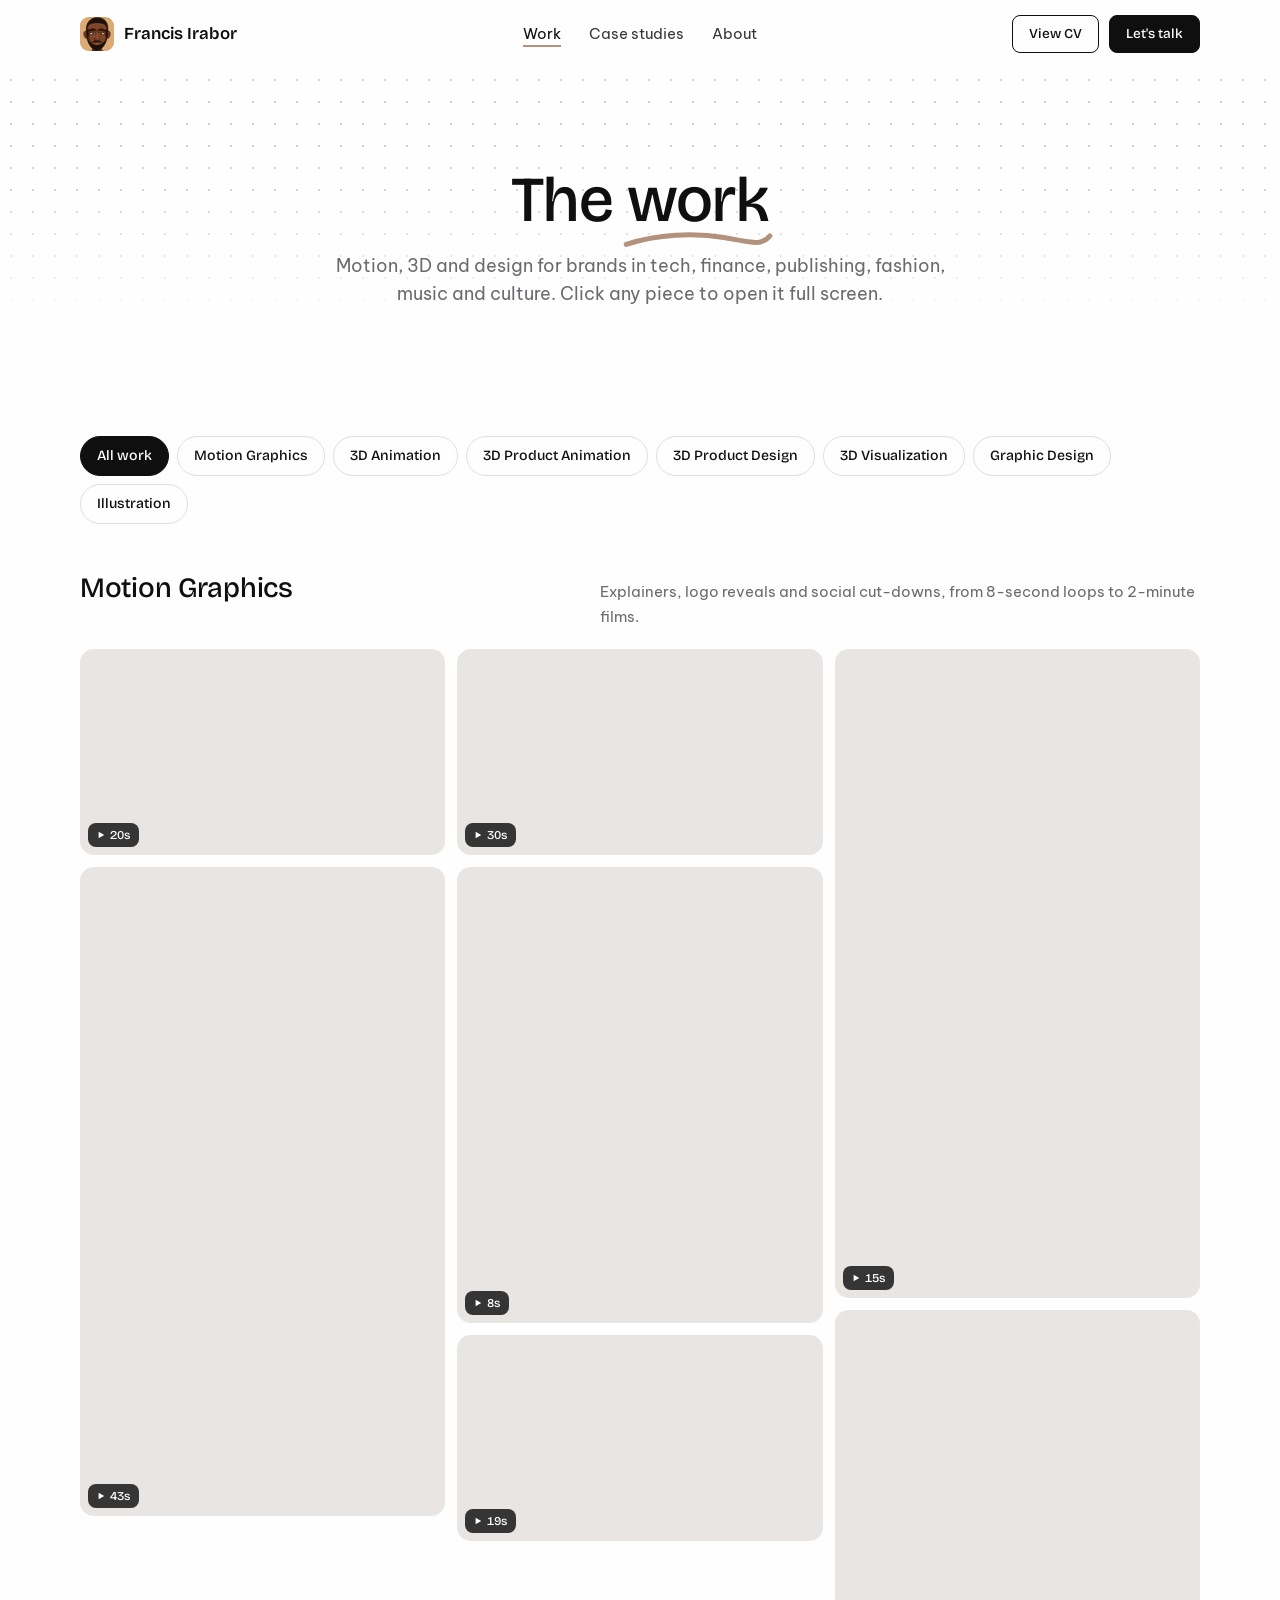
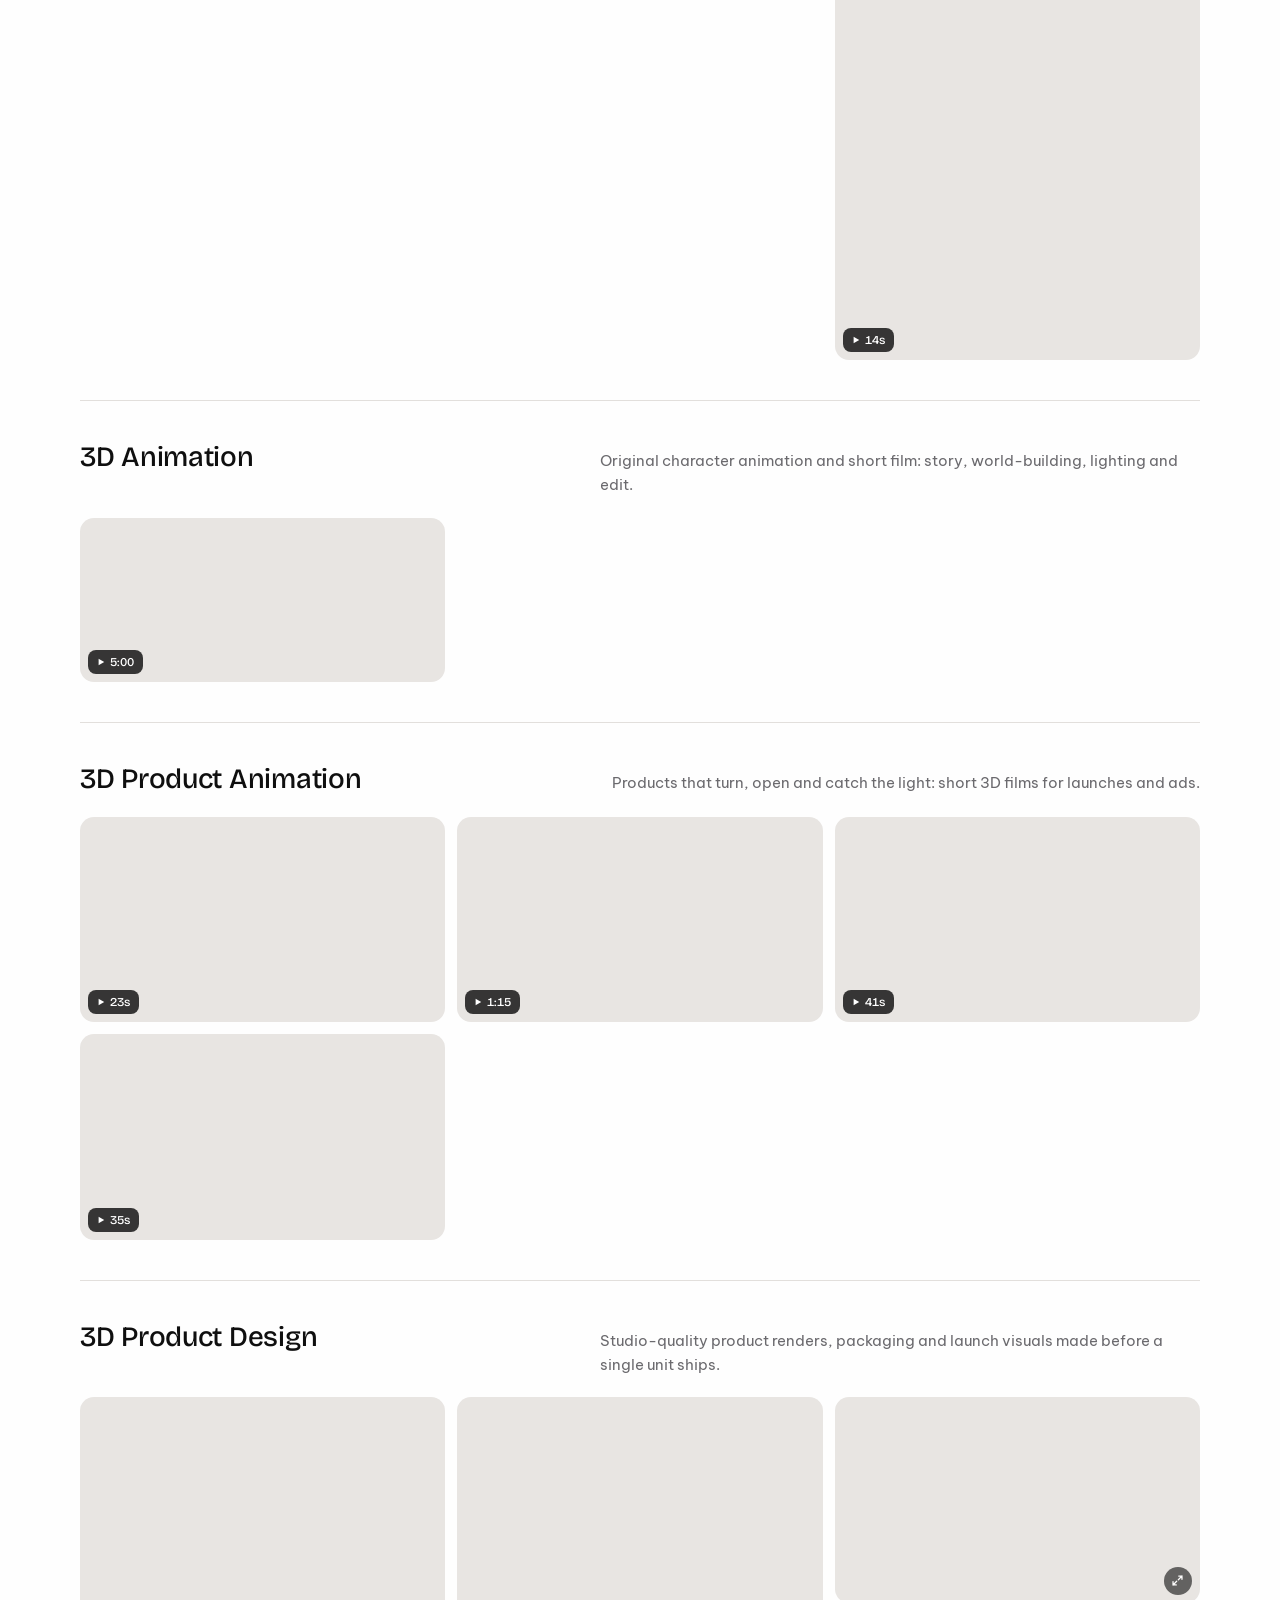
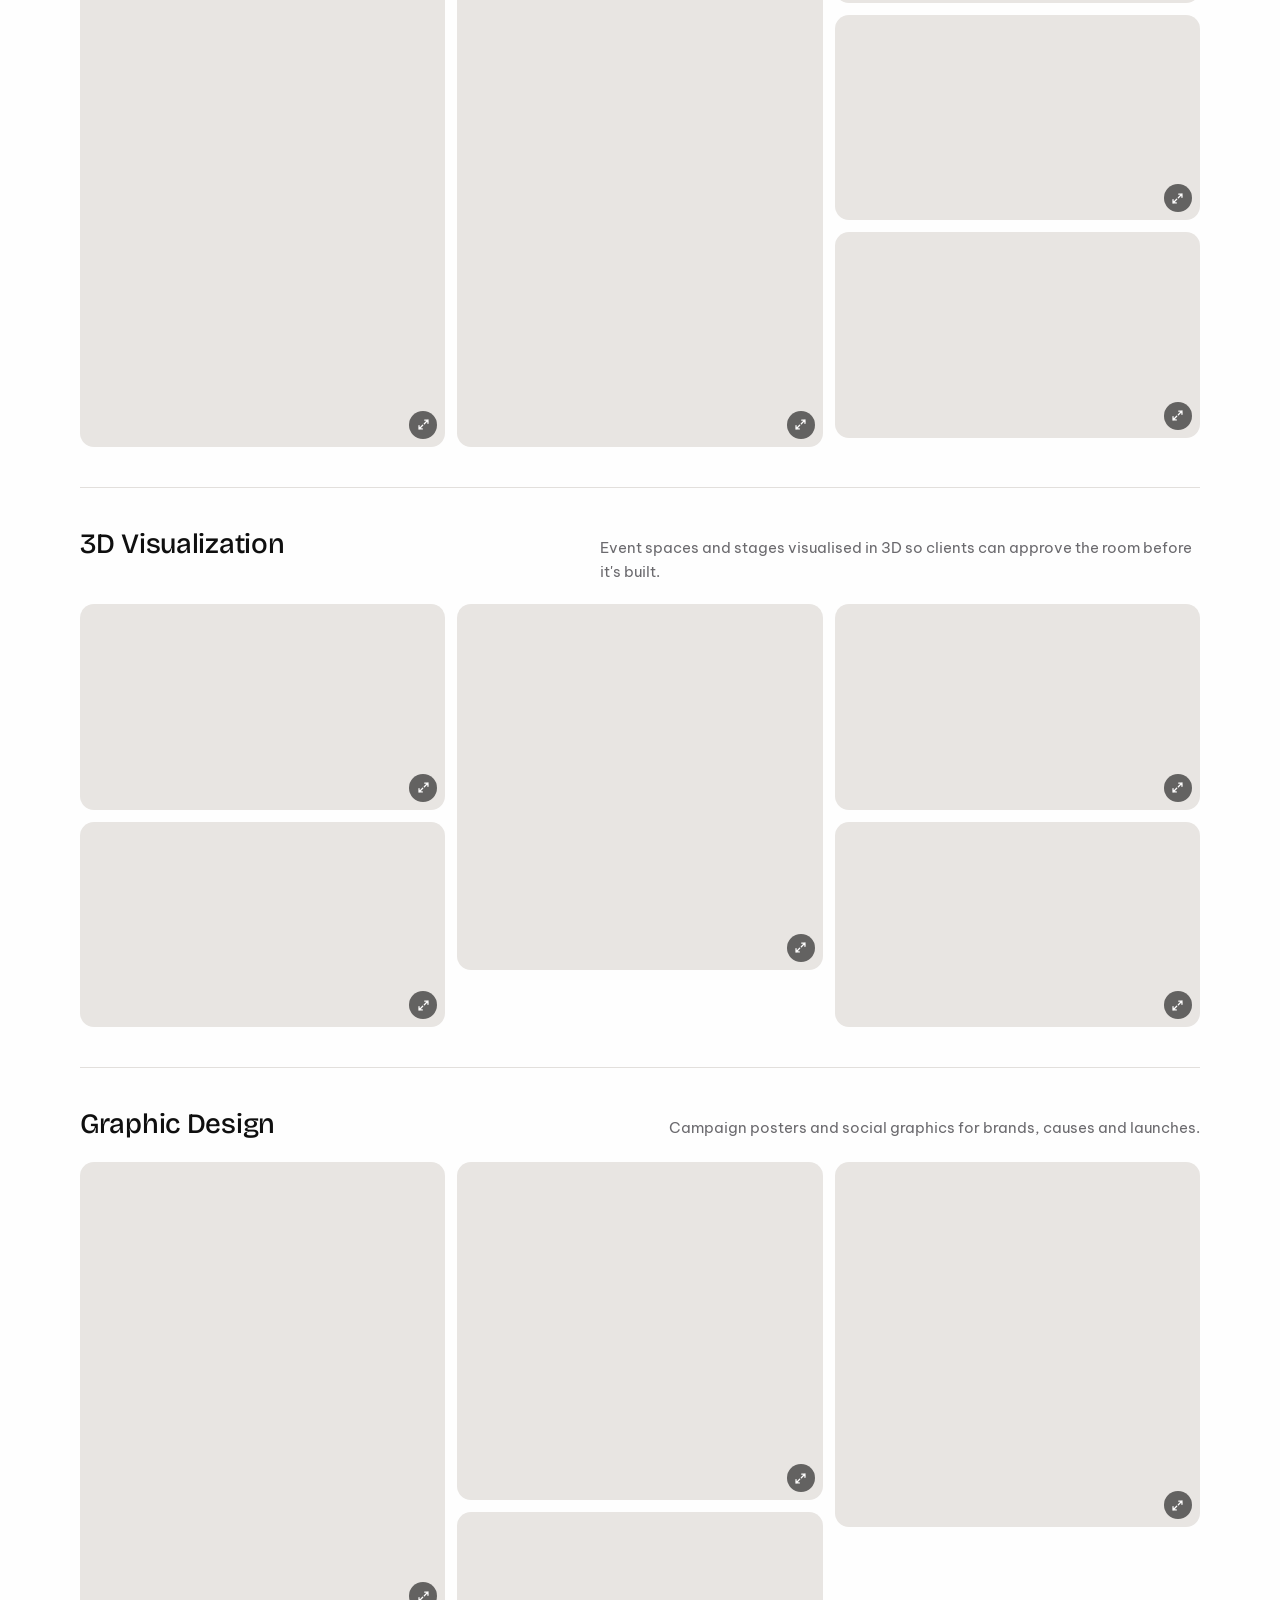
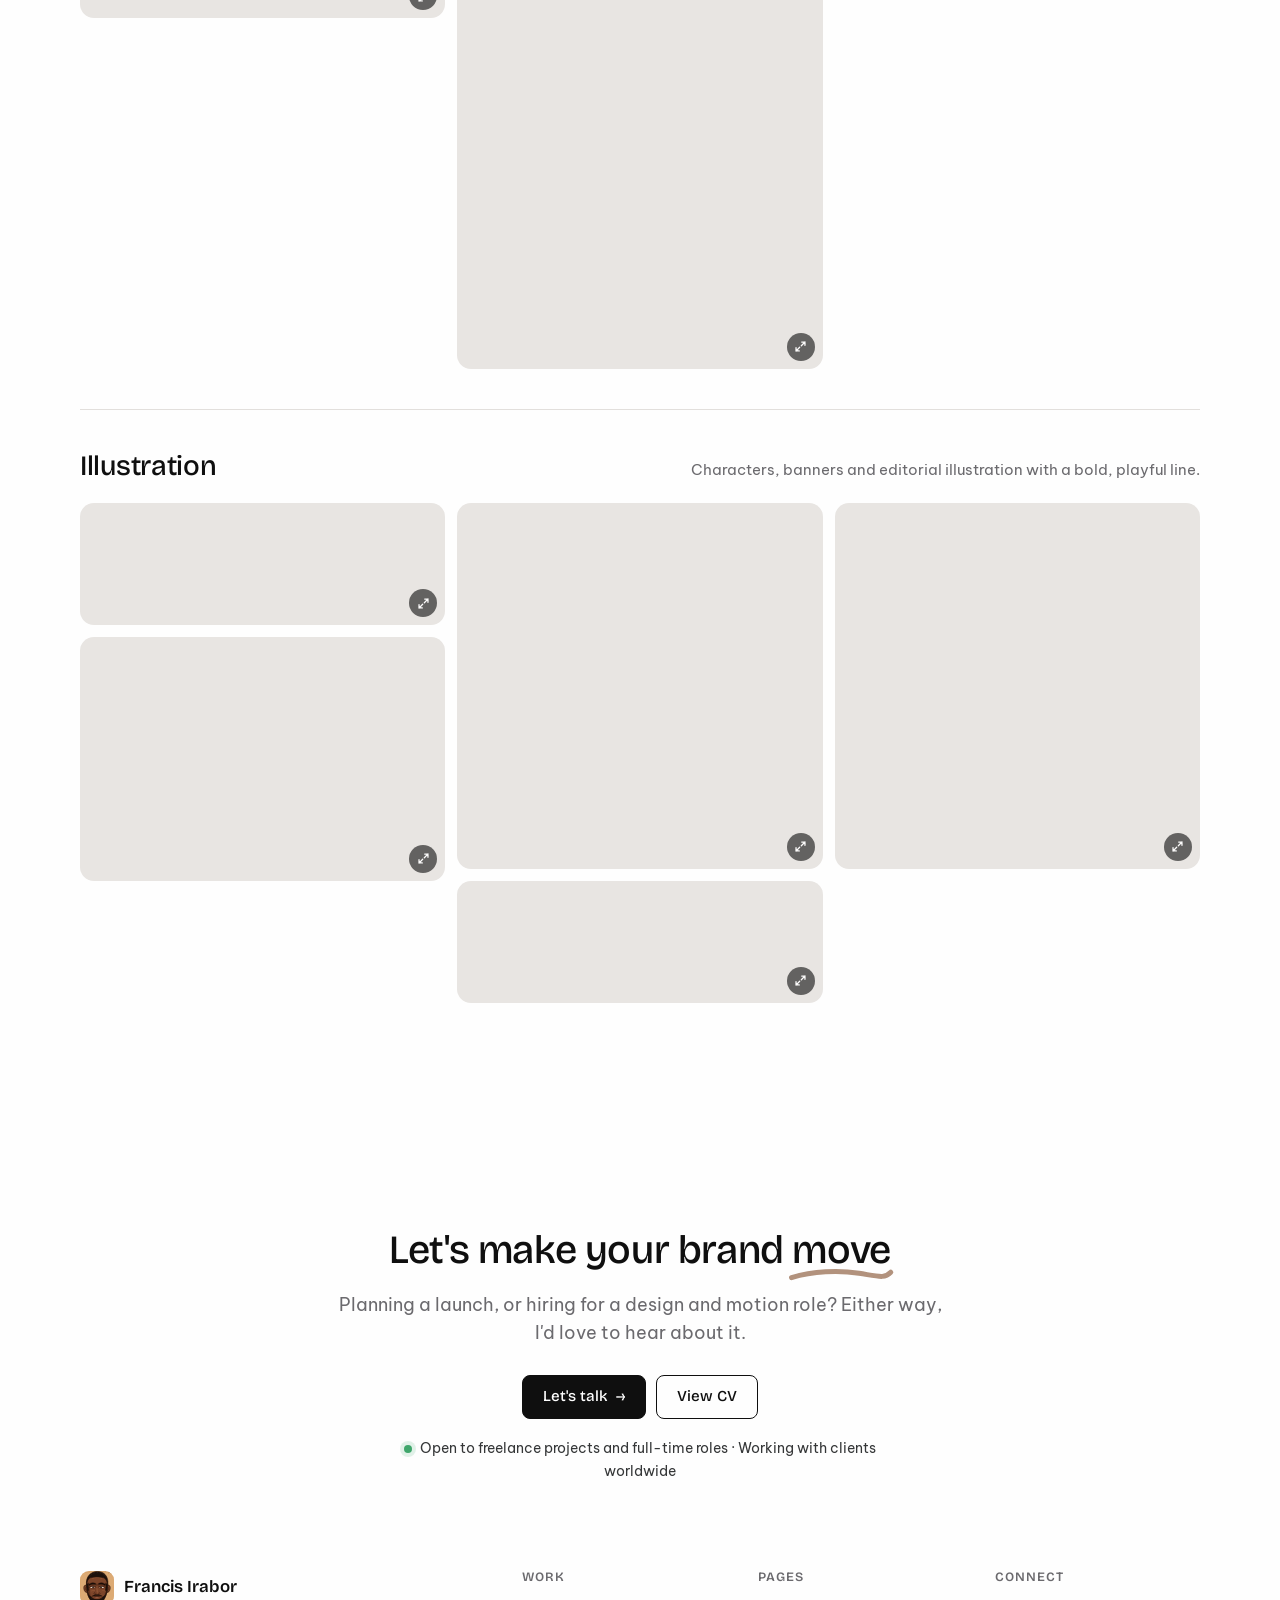
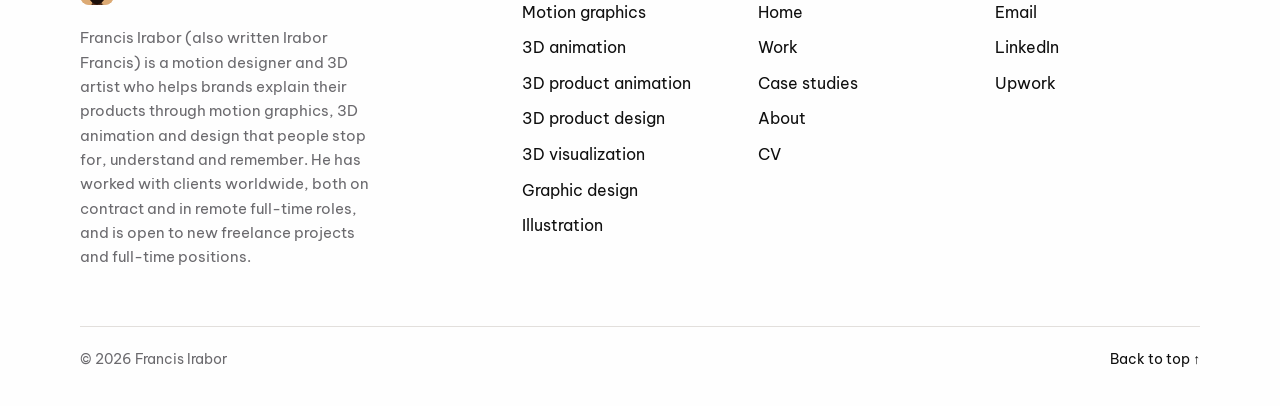
<file: v2/work.html>
<!doctype html>
<html lang="en">
<head>
<meta charset="utf-8">
<meta name="viewport" content="width=device-width, initial-scale=1, viewport-fit=cover">
<title>Motion Design & 3D Design Portfolio — Francis Irabor</title>
<meta name="description" content="The portfolio of Francis Irabor, motion designer, 3D designer and graphic designer: motion graphics, 3D product animation and design, 3D visualization, graphic design and illustration.">
<meta name="robots" content="index, follow, max-image-preview:large">
<meta name="author" content="Francis Irabor">
<meta name="theme-color" content="#fefefe">
<link rel="canonical" href="https://francisirabor.com/work.html">
<link rel="icon" href="../assets/media/favicon.ico" sizes="48x48">
<link rel="icon" href="../assets/media/francis-icon.svg" type="image/svg+xml">
<link rel="apple-touch-icon" href="../assets/media/apple-touch-icon.png">
<link rel="manifest" href="site.webmanifest">
<meta property="og:type" content="website">
<meta property="og:site_name" content="Francis Irabor">
<meta property="og:url" content="https://francisirabor.com/work.html">
<meta property="og:title" content="Motion Design & 3D Design Portfolio — Francis Irabor">
<meta property="og:description" content="The portfolio of Francis Irabor, motion designer, 3D designer and graphic designer: motion graphics, 3D product animation and design, 3D visualization, graphic design and illustration.">
<meta property="og:image" content="https://francisirabor.com/assets/media/og-francis-irabor-card.jpg">
<meta property="og:image:width" content="1200">
<meta property="og:image:height" content="630">
<meta property="og:image:alt" content="Francis Irabor, motion designer and 3D artist">
<meta name="twitter:card" content="summary_large_image">
<meta name="twitter:title" content="Motion Design & 3D Design Portfolio — Francis Irabor">
<meta name="twitter:description" content="The portfolio of Francis Irabor, motion designer, 3D designer and graphic designer: motion graphics, 3D product animation and design, 3D visualization, graphic design and illustration.">
<meta name="twitter:image" content="https://francisirabor.com/assets/media/og-francis-irabor-card.jpg">
<script type="application/ld+json">{"@context": "https://schema.org", "@type": "Person", "@id": "https://francisirabor.com/#francis", "name": "Francis Irabor", "mainEntityOfPage": "https://francisirabor.com/", "alternateName": ["Irabor Francis", "Francis I."], "givenName": "Francis", "familyName": "Irabor", "url": "https://francisirabor.com/", "email": "mailto:iraborfrancis321@gmail.com", "description": "Francis Irabor is a motion designer and 3D artist who helps brands explain their products through motion graphics, 3D animation and design that people stop for, understand and remember. He has worked with clients worldwide, both on contract and in remote full-time roles, and is open to new freelance projects and full-time positions.", "jobTitle": "Motion Designer & 3D Designer", "hasOccupation": [{"@type": "Occupation", "name": "Motion Designer"}, {"@type": "Occupation", "name": "3D Designer"}, {"@type": "Occupation", "name": "Graphic Designer"}], "knowsAbout": ["Motion graphics", "Motion graphics design", "Motion design", "Product videos", "Explainer videos", "SaaS launch videos", "App onboarding videos", "UI animation", "Brand animation", "Logo animation", "2D and 3D animation", "3D product design", "3D product animation", "3D visualization", "Brand identity", "Graphic design", "Illustration", "Launch videos", "Social media content"], "image": "https://francisirabor.com/assets/media/francis-headshot.jpg", "worksFor": {"@type": "Organization", "name": "Ruffbox Studio"}, "sameAs": ["https://www.linkedin.com/in/francis-irabor/", "https://www.upwork.com/freelancers/~016a7653f43e068393"], "seeks": {"@type": "Demand", "description": "Freelance projects and full-time design or motion roles, remote"}}</script>
<script type="application/ld+json">{"@context": "https://schema.org", "@type": "WebSite", "name": "Francis Irabor", "url": "https://francisirabor.com/", "description": "Francis Irabor is a motion designer and 3D artist who helps brands explain their products through motion graphics, 3D animation and design that people stop for, understand and remember. He has worked with clients worldwide, both on contract and in remote full-time roles, and is open to new freelance projects and full-time positions.", "author": {"@id": "https://francisirabor.com/#francis"}, "publisher": {"@id": "https://francisirabor.com/#francis"}}</script>
<link rel="preconnect" href="https://fonts.googleapis.com">
<link rel="preconnect" href="https://fonts.gstatic.com" crossorigin>
<link rel="stylesheet" href="https://fonts.googleapis.com/css2?family=Bricolage+Grotesque:opsz,wght@12..96,400..700&family=Be+Vietnam+Pro:wght@400;500;600&display=swap">
<link rel="stylesheet" href="v2.css">
</head>
<body>
<span id="top-anchor"></span>
<header class="top">
  <div class="wrap top-in">
    <a class="logo" href="index.html"><span class="logo-mark" aria-hidden="true"><img src="../assets/media/francis-mark.svg" alt="" width="34" height="34"></span>Francis Irabor</a>
    <nav class="nav" aria-label="Main"><a href="work.html" aria-current="page">Work</a><a href="case-studies.html">Case studies</a><a href="about.html">About</a></nav>
    <div class="top-cta">
      <a class="btn btn-line btn-sm" href="https://drive.google.com/file/d/1MCZyHFvBbrgrsSab9WM0OUqfxMLtDZ3q/view?usp=drivesdk" target="_blank" rel="noopener">View CV</a>
      <a class="btn btn-dark btn-sm" href="#contact">Let's talk</a>
    </div>
  </div>
</header>

<main>
  <section class="page-head center">
    <div class="dots" aria-hidden="true"></div>
    <div class="wrap">
      <h1 class="h1">The <span class="mark">work<svg viewBox="0 0 200 12" preserveAspectRatio="none" aria-hidden="true"><path d="M3 9 C 45 3, 95 2, 135 5 S 185 10, 197 4"/></svg></span></h1>
      <p class="lede">Motion, 3D and design for brands in tech, finance, publishing, fashion, music and culture. Click any piece to open it full screen.</p>
    </div>
  </section>

  <section class="all-work" id="all" aria-label="All work">
    <div class="wrap">
            <div class="filters" id="filters" aria-label="Filter by discipline"><button type="button" class="chip-btn" data-id="all" aria-pressed="true">All work</button><button type="button" class="chip-btn" data-id="motion-graphics" aria-pressed="false">Motion Graphics</button><button type="button" class="chip-btn" data-id="3d-animation" aria-pressed="false">3D Animation</button><button type="button" class="chip-btn" data-id="3d-product-animation" aria-pressed="false">3D Product Animation</button><button type="button" class="chip-btn" data-id="3d-product-design" aria-pressed="false">3D Product Design</button><button type="button" class="chip-btn" data-id="3d-visualization" aria-pressed="false">3D Visualization</button><button type="button" class="chip-btn" data-id="graphics-design" aria-pressed="false">Graphic Design</button><button type="button" class="chip-btn" data-id="illustration" aria-pressed="false">Illustration</button></div>
      <div class="work-list" id="work-list"><section class="work-sec" id="sec-motion-graphics"><div class="work-sec-head"><h3 class="h3">Motion Graphics</h3><p>Explainers, logo reveals and social cut-downs, from 8-second loops to 2-minute films.</p></div><div class="mason" data-cols="3"><div class="col"><button type="button" class="tile" aria-label="Open Motion Graphics video" style="--r: 1.7777777777777777;"><video loop="" playsinline="" preload="none" muted="" data-src="../assets/video/preview/loopwise-saas-launch.mp4" poster="../assets/media/w/loopwise-saas-launch-poster.webp" aria-label="Loopwise, saas launch film by Francis Irabor"></video><span class="dur" aria-hidden="true"><svg viewBox="0 0 10 10"><path d="M2 1l7 4-7 4z"></path></svg>20s</span></button><button type="button" class="tile" aria-label="Open Motion Graphics video" style="--r: 0.5625;"><video loop="" playsinline="" preload="none" muted="" data-src="../assets/video/preview/bd13c2fb820cd71023d71b2a40df5949.mp4" poster="../assets/media/w/bd13c2fb820cd71023d71b2a40df5949-poster.webp" aria-label="Motion Graphics by Francis Irabor"></video><span class="dur" aria-hidden="true"><svg viewBox="0 0 10 10"><path d="M2 1l7 4-7 4z"></path></svg>43s</span></button></div><div class="col"><button type="button" class="tile" aria-label="Open Motion Graphics video" style="--r: 1.7777777777777777;"><video loop="" playsinline="" preload="none" muted="" data-src="../assets/video/preview/gemini-night.mp4" poster="../assets/media/w/gemini-night-poster.webp" aria-label="Google Gemini, ai assistant brand film by Francis Irabor"></video><span class="dur" aria-hidden="true"><svg viewBox="0 0 10 10"><path d="M2 1l7 4-7 4z"></path></svg>30s</span></button><button type="button" class="tile" aria-label="Open Motion Graphics video" style="--r: 0.8;"><video loop="" playsinline="" preload="none" muted="" data-src="../assets/video/preview/a2fb0629f9e4c42c0ae762201ab54e79.mp4" poster="../assets/media/w/a2fb0629f9e4c42c0ae762201ab54e79-poster.webp" aria-label="Motion Graphics by Francis Irabor"></video><span class="dur" aria-hidden="true"><svg viewBox="0 0 10 10"><path d="M2 1l7 4-7 4z"></path></svg>8s</span></button><button type="button" class="tile" aria-label="Open Motion Graphics video" style="--r: 1.7777777777777777;"><video loop="" playsinline="" preload="none" muted="" data-src="../assets/video/preview/4136836128b91d252db0accff1d7032f.mp4" poster="../assets/media/w/4136836128b91d252db0accff1d7032f-poster.webp" aria-label="Motion Graphics by Francis Irabor"></video><span class="dur" aria-hidden="true"><svg viewBox="0 0 10 10"><path d="M2 1l7 4-7 4z"></path></svg>19s</span></button></div><div class="col"><button type="button" class="tile" aria-label="Open Motion Graphics video" style="--r: 0.5625;"><video loop="" playsinline="" preload="none" muted="" data-src="../assets/video/preview/story-roll-welcome.mp4" poster="../assets/media/w/story-roll-welcome-poster.webp" aria-label="Story Roll, first-use welcome video by Francis Irabor"></video><span class="dur" aria-hidden="true"><svg viewBox="0 0 10 10"><path d="M2 1l7 4-7 4z"></path></svg>15s</span></button><button type="button" class="tile" aria-label="Open Motion Graphics video" style="--r: 0.5625;"><video loop="" playsinline="" preload="none" muted="" data-src="../assets/video/preview/b1d728a5cb78970fb9fef3514e860b6c.mp4" poster="../assets/media/w/b1d728a5cb78970fb9fef3514e860b6c-poster.webp" aria-label="Motion Graphics by Francis Irabor"></video><span class="dur" aria-hidden="true"><svg viewBox="0 0 10 10"><path d="M2 1l7 4-7 4z"></path></svg>14s</span></button></div></div></section><section class="work-sec" id="sec-3d-animation"><div class="work-sec-head"><h3 class="h3">3D Animation</h3><p>Original character animation and short film: story, world-building, lighting and edit.</p></div><div class="mason" data-cols="3"><div class="col"><button type="button" class="tile" aria-label="Open 3D Animation video" style="--r: 2.2222222222222223;"><video loop="" playsinline="" preload="none" muted="" data-src="../assets/video/preview/valli-of-chaddos.mp4" poster="../assets/media/w/valli-of-chaddos-poster.webp" aria-label="Valli of Chaddos, animated short film by Francis Irabor"></video><span class="dur" aria-hidden="true"><svg viewBox="0 0 10 10"><path d="M2 1l7 4-7 4z"></path></svg>5:00</span></button></div><div class="col"></div><div class="col"></div></div></section><section class="work-sec" id="sec-3d-product-animation"><div class="work-sec-head"><h3 class="h3">3D Product Animation</h3><p>Products that turn, open and catch the light: short 3D films for launches and ads.</p></div><div class="mason" data-cols="3"><div class="col"><button type="button" class="tile" aria-label="Open 3D Product Animation video" style="--r: 1.7777777777777777;"><video loop="" playsinline="" preload="none" muted="" data-src="../assets/video/preview/585d3ce5d0596485886073c036506d0f.mp4" poster="../assets/media/w/585d3ce5d0596485886073c036506d0f-poster.webp" aria-label="3D Product Animation by Francis Irabor"></video><span class="dur" aria-hidden="true"><svg viewBox="0 0 10 10"><path d="M2 1l7 4-7 4z"></path></svg>23s</span></button><button type="button" class="tile" aria-label="Open 3D Product Animation video" style="--r: 1.7777777777777777;"><video loop="" playsinline="" preload="none" muted="" data-src="../assets/video/preview/dfd50b07159de7541451f6fc9f3c8b5b.mp4" poster="../assets/media/w/dfd50b07159de7541451f6fc9f3c8b5b-poster.webp" aria-label="3D Product Animation by Francis Irabor"></video><span class="dur" aria-hidden="true"><svg viewBox="0 0 10 10"><path d="M2 1l7 4-7 4z"></path></svg>35s</span></button></div><div class="col"><button type="button" class="tile" aria-label="Open 3D Product Animation video" style="--r: 1.7777777777777777;"><video loop="" playsinline="" preload="none" muted="" data-src="../assets/video/preview/7fa30edd5d6446a39c7f89de1c001730.mp4" poster="../assets/media/w/7fa30edd5d6446a39c7f89de1c001730-poster.webp" aria-label="3D Product Animation by Francis Irabor"></video><span class="dur" aria-hidden="true"><svg viewBox="0 0 10 10"><path d="M2 1l7 4-7 4z"></path></svg>1:15</span></button></div><div class="col"><button type="button" class="tile" aria-label="Open 3D Product Animation video" style="--r: 1.7777777777777777;"><video loop="" playsinline="" preload="none" muted="" data-src="../assets/video/preview/f1f17b117e4568a99eacdb3451539182.mp4" poster="../assets/media/w/f1f17b117e4568a99eacdb3451539182-poster.webp" aria-label="Dynalimb, 3d product animation by Francis Irabor"></video><span class="dur" aria-hidden="true"><svg viewBox="0 0 10 10"><path d="M2 1l7 4-7 4z"></path></svg>41s</span></button></div></div></section><section class="work-sec" id="sec-3d-product-design"><div class="work-sec-head"><h3 class="h3">3D Product Design</h3><p>Studio-quality product renders, packaging and launch visuals made before a single unit ships.</p></div><div class="mason" data-cols="3"><div class="col"><button type="button" class="tile" aria-label="Open 3D Product Design image" style="--r: 0.5625;"><img loading="lazy" decoding="async" alt="3D Product Design by Francis Irabor" src="../assets/media/w/99d772e7962ee05874c4bfa1ff15fa98-sm.webp" srcset="../assets/media/w/99d772e7962ee05874c4bfa1ff15fa98-sm.webp 720w, ../assets/media/w/99d772e7962ee05874c4bfa1ff15fa98.webp 1600w" sizes="(max-width: 760px) 100vw, 50vw"><span class="zoom" aria-hidden="true"><svg viewBox="0 0 16 16" fill="none" stroke="currentColor" stroke-width="1.6" stroke-linecap="round"><path d="M9.5 2.5h4v4M13.5 2.5 9 7M6.5 13.5h-4v-4M2.5 13.5 7 9"></path></svg></span></button></div><div class="col"><button type="button" class="tile" aria-label="Open 3D Product Design image" style="--r: 0.5625;"><img loading="lazy" decoding="async" alt="3D Product Design by Francis Irabor" src="../assets/media/w/09dd58807f4f6aa71111e41c9d42ff6a-sm.webp" srcset="../assets/media/w/09dd58807f4f6aa71111e41c9d42ff6a-sm.webp 720w, ../assets/media/w/09dd58807f4f6aa71111e41c9d42ff6a.webp 1600w" sizes="(max-width: 760px) 100vw, 50vw"><span class="zoom" aria-hidden="true"><svg viewBox="0 0 16 16" fill="none" stroke="currentColor" stroke-width="1.6" stroke-linecap="round"><path d="M9.5 2.5h4v4M13.5 2.5 9 7M6.5 13.5h-4v-4M2.5 13.5 7 9"></path></svg></span></button></div><div class="col"><button type="button" class="tile" aria-label="Open 3D Product Design image" style="--r: 1.7777777777777777;"><img loading="lazy" decoding="async" alt="3D Product Design by Francis Irabor" src="../assets/media/w/ed9a288d15e4bbb8635b634007a941d6-sm.webp" srcset="../assets/media/w/ed9a288d15e4bbb8635b634007a941d6-sm.webp 720w, ../assets/media/w/ed9a288d15e4bbb8635b634007a941d6.webp 1600w" sizes="(max-width: 760px) 100vw, 50vw"><span class="zoom" aria-hidden="true"><svg viewBox="0 0 16 16" fill="none" stroke="currentColor" stroke-width="1.6" stroke-linecap="round"><path d="M9.5 2.5h4v4M13.5 2.5 9 7M6.5 13.5h-4v-4M2.5 13.5 7 9"></path></svg></span></button><button type="button" class="tile" aria-label="Open 3D Product Design image" style="--r: 1.7777777777777777;"><img loading="lazy" decoding="async" alt="3D Product Design by Francis Irabor" src="../assets/media/w/09437fe339a3f55db56ba86aab9ef504-sm.webp" srcset="../assets/media/w/09437fe339a3f55db56ba86aab9ef504-sm.webp 720w, ../assets/media/w/09437fe339a3f55db56ba86aab9ef504.webp 1600w" sizes="(max-width: 760px) 100vw, 50vw"><span class="zoom" aria-hidden="true"><svg viewBox="0 0 16 16" fill="none" stroke="currentColor" stroke-width="1.6" stroke-linecap="round"><path d="M9.5 2.5h4v4M13.5 2.5 9 7M6.5 13.5h-4v-4M2.5 13.5 7 9"></path></svg></span></button><button type="button" class="tile" aria-label="Open 3D Product Design image" style="--r: 1.7777777777777777;"><img loading="lazy" decoding="async" alt="3D Product Design by Francis Irabor" src="../assets/media/w/cfbd9b1e1c3305fa9b6ea3251aae517c-sm.webp" srcset="../assets/media/w/cfbd9b1e1c3305fa9b6ea3251aae517c-sm.webp 720w, ../assets/media/w/cfbd9b1e1c3305fa9b6ea3251aae517c.webp 1600w" sizes="(max-width: 760px) 100vw, 50vw"><span class="zoom" aria-hidden="true"><svg viewBox="0 0 16 16" fill="none" stroke="currentColor" stroke-width="1.6" stroke-linecap="round"><path d="M9.5 2.5h4v4M13.5 2.5 9 7M6.5 13.5h-4v-4M2.5 13.5 7 9"></path></svg></span></button></div></div></section><section class="work-sec" id="sec-3d-visualization"><div class="work-sec-head"><h3 class="h3">3D Visualization</h3><p>Event spaces and stages visualised in 3D so clients can approve the room before it's built.</p></div><div class="mason" data-cols="3"><div class="col"><button type="button" class="tile" aria-label="Open 3D Visualization image" style="--r: 1.7777777777777777;"><img loading="lazy" decoding="async" alt="YouTube for Film Makers, 3d event booth by Francis Irabor" src="../assets/media/w/b68aa6cc644986c4cbf8bc2a04b3456b-sm.webp" srcset="../assets/media/w/b68aa6cc644986c4cbf8bc2a04b3456b-sm.webp 720w, ../assets/media/w/b68aa6cc644986c4cbf8bc2a04b3456b.webp 1600w" sizes="(max-width: 760px) 100vw, 50vw"><span class="zoom" aria-hidden="true"><svg viewBox="0 0 16 16" fill="none" stroke="currentColor" stroke-width="1.6" stroke-linecap="round"><path d="M9.5 2.5h4v4M13.5 2.5 9 7M6.5 13.5h-4v-4M2.5 13.5 7 9"></path></svg></span></button><button type="button" class="tile" aria-label="Open 3D Visualization image" style="--r: 1.7777777777777777;"><img loading="lazy" decoding="async" alt="3D Visualization by Francis Irabor" src="../assets/media/w/63d002568a0854b513b0c341d6177484-sm.webp" srcset="../assets/media/w/63d002568a0854b513b0c341d6177484-sm.webp 720w, ../assets/media/w/63d002568a0854b513b0c341d6177484.webp 1600w" sizes="(max-width: 760px) 100vw, 50vw"><span class="zoom" aria-hidden="true"><svg viewBox="0 0 16 16" fill="none" stroke="currentColor" stroke-width="1.6" stroke-linecap="round"><path d="M9.5 2.5h4v4M13.5 2.5 9 7M6.5 13.5h-4v-4M2.5 13.5 7 9"></path></svg></span></button></div><div class="col"><button type="button" class="tile" aria-label="Open 3D Visualization image" style="--r: 1;"><img loading="lazy" decoding="async" alt="3D Visualization by Francis Irabor" src="../assets/media/w/1e3bb55e6e7b46f37e0a7a83d4a42de3-sm.webp" srcset="../assets/media/w/1e3bb55e6e7b46f37e0a7a83d4a42de3-sm.webp 720w, ../assets/media/w/1e3bb55e6e7b46f37e0a7a83d4a42de3.webp 1600w" sizes="(max-width: 760px) 100vw, 50vw"><span class="zoom" aria-hidden="true"><svg viewBox="0 0 16 16" fill="none" stroke="currentColor" stroke-width="1.6" stroke-linecap="round"><path d="M9.5 2.5h4v4M13.5 2.5 9 7M6.5 13.5h-4v-4M2.5 13.5 7 9"></path></svg></span></button></div><div class="col"><button type="button" class="tile" aria-label="Open 3D Visualization image" style="--r: 1.7777777777777777;"><img loading="lazy" decoding="async" alt="3D Visualization by Francis Irabor" src="../assets/media/w/0f88d18fdf5fde2d5cfdf3f187148311-sm.webp" srcset="../assets/media/w/0f88d18fdf5fde2d5cfdf3f187148311-sm.webp 720w, ../assets/media/w/0f88d18fdf5fde2d5cfdf3f187148311.webp 1600w" sizes="(max-width: 760px) 100vw, 50vw"><span class="zoom" aria-hidden="true"><svg viewBox="0 0 16 16" fill="none" stroke="currentColor" stroke-width="1.6" stroke-linecap="round"><path d="M9.5 2.5h4v4M13.5 2.5 9 7M6.5 13.5h-4v-4M2.5 13.5 7 9"></path></svg></span></button><button type="button" class="tile" aria-label="Open 3D Visualization image" style="--r: 1.7777777777777777;"><img loading="lazy" decoding="async" alt="3D Visualization by Francis Irabor" src="../assets/media/w/9c8e3b897872f3e4bbb4ea5da65d21b5-sm.webp" srcset="../assets/media/w/9c8e3b897872f3e4bbb4ea5da65d21b5-sm.webp 720w, ../assets/media/w/9c8e3b897872f3e4bbb4ea5da65d21b5.webp 1600w" sizes="(max-width: 760px) 100vw, 50vw"><span class="zoom" aria-hidden="true"><svg viewBox="0 0 16 16" fill="none" stroke="currentColor" stroke-width="1.6" stroke-linecap="round"><path d="M9.5 2.5h4v4M13.5 2.5 9 7M6.5 13.5h-4v-4M2.5 13.5 7 9"></path></svg></span></button></div></div></section><section class="work-sec" id="sec-graphics-design"><div class="work-sec-head"><h3 class="h3">Graphic Design</h3><p>Campaign posters and social graphics for brands, causes and launches.</p></div><div class="mason" data-cols="3"><div class="col"><button type="button" class="tile" aria-label="Open Graphic Design image" style="--r: 0.8;"><img loading="lazy" decoding="async" alt="PaywithAccount, lights on, lagos! campaign by Francis Irabor" src="../assets/media/w/4bb7cce120ad9bbe8968f4dd5a8ad7a0-sm.webp" srcset="../assets/media/w/4bb7cce120ad9bbe8968f4dd5a8ad7a0-sm.webp 720w, ../assets/media/w/4bb7cce120ad9bbe8968f4dd5a8ad7a0.webp 1600w" sizes="(max-width: 760px) 100vw, 50vw"><span class="zoom" aria-hidden="true"><svg viewBox="0 0 16 16" fill="none" stroke="currentColor" stroke-width="1.6" stroke-linecap="round"><path d="M9.5 2.5h4v4M13.5 2.5 9 7M6.5 13.5h-4v-4M2.5 13.5 7 9"></path></svg></span></button></div><div class="col"><button type="button" class="tile" aria-label="Open Graphic Design image" style="--r: 1.0797297297297297;"><img loading="lazy" decoding="async" alt="Graphic Design by Francis Irabor" src="../assets/media/w/649fcde39979de2ebe30f4cdb6e990ea-sm.webp" srcset="../assets/media/w/649fcde39979de2ebe30f4cdb6e990ea-sm.webp 720w, ../assets/media/w/649fcde39979de2ebe30f4cdb6e990ea.webp 1600w" sizes="(max-width: 760px) 100vw, 50vw"><span class="zoom" aria-hidden="true"><svg viewBox="0 0 16 16" fill="none" stroke="currentColor" stroke-width="1.6" stroke-linecap="round"><path d="M9.5 2.5h4v4M13.5 2.5 9 7M6.5 13.5h-4v-4M2.5 13.5 7 9"></path></svg></span></button><button type="button" class="tile" aria-label="Open Graphic Design image" style="--r: 0.8;"><img loading="lazy" decoding="async" alt="Graphic Design by Francis Irabor" src="../assets/media/w/3aaf99e6fed8af542ab3c4d4f2cbf89d-sm.webp" srcset="../assets/media/w/3aaf99e6fed8af542ab3c4d4f2cbf89d-sm.webp 720w, ../assets/media/w/3aaf99e6fed8af542ab3c4d4f2cbf89d.webp 1600w" sizes="(max-width: 760px) 100vw, 50vw"><span class="zoom" aria-hidden="true"><svg viewBox="0 0 16 16" fill="none" stroke="currentColor" stroke-width="1.6" stroke-linecap="round"><path d="M9.5 2.5h4v4M13.5 2.5 9 7M6.5 13.5h-4v-4M2.5 13.5 7 9"></path></svg></span></button></div><div class="col"><button type="button" class="tile" aria-label="Open Graphic Design image" style="--r: 1;"><img loading="lazy" decoding="async" alt="PaywithAccount, launch event invite by Francis Irabor" src="../assets/media/w/82478ac93bde5bc2c4594977b5599de2-sm.webp" srcset="../assets/media/w/82478ac93bde5bc2c4594977b5599de2-sm.webp 720w, ../assets/media/w/82478ac93bde5bc2c4594977b5599de2.webp 1600w" sizes="(max-width: 760px) 100vw, 50vw"><span class="zoom" aria-hidden="true"><svg viewBox="0 0 16 16" fill="none" stroke="currentColor" stroke-width="1.6" stroke-linecap="round"><path d="M9.5 2.5h4v4M13.5 2.5 9 7M6.5 13.5h-4v-4M2.5 13.5 7 9"></path></svg></span></button></div></div></section><section class="work-sec" id="sec-illustration"><div class="work-sec-head"><h3 class="h3">Illustration</h3><p>Characters, banners and editorial illustration with a bold, playful line.</p></div><div class="mason" data-cols="3"><div class="col"><button type="button" class="tile" aria-label="Open Illustration image" style="--r: 3;"><img loading="lazy" decoding="async" alt="Illustration by Francis Irabor" src="../assets/media/w/d3b0cda87ba5d1f70ea99d9f1c342658-sm.webp" srcset="../assets/media/w/d3b0cda87ba5d1f70ea99d9f1c342658-sm.webp 720w, ../assets/media/w/d3b0cda87ba5d1f70ea99d9f1c342658.webp 1600w" sizes="(max-width: 760px) 100vw, 50vw"><span class="zoom" aria-hidden="true"><svg viewBox="0 0 16 16" fill="none" stroke="currentColor" stroke-width="1.6" stroke-linecap="round"><path d="M9.5 2.5h4v4M13.5 2.5 9 7M6.5 13.5h-4v-4M2.5 13.5 7 9"></path></svg></span></button><button type="button" class="tile" aria-label="Open Illustration image" style="--r: 1.5009380863039399;"><img loading="lazy" decoding="async" alt="Illustration by Francis Irabor" src="../assets/media/w/360fbfd40c7cb8f304fcd57083789339-sm.webp" srcset="../assets/media/w/360fbfd40c7cb8f304fcd57083789339-sm.webp 720w, ../assets/media/w/360fbfd40c7cb8f304fcd57083789339.webp 1600w" sizes="(max-width: 760px) 100vw, 50vw"><span class="zoom" aria-hidden="true"><svg viewBox="0 0 16 16" fill="none" stroke="currentColor" stroke-width="1.6" stroke-linecap="round"><path d="M9.5 2.5h4v4M13.5 2.5 9 7M6.5 13.5h-4v-4M2.5 13.5 7 9"></path></svg></span></button></div><div class="col"><button type="button" class="tile" aria-label="Open Illustration image" style="--r: 1;"><img loading="lazy" decoding="async" alt="Illustration by Francis Irabor" src="../assets/media/w/a64a16e042c7b94df746c8ac81d02764-sm.webp" srcset="../assets/media/w/a64a16e042c7b94df746c8ac81d02764-sm.webp 720w, ../assets/media/w/a64a16e042c7b94df746c8ac81d02764.webp 1600w" sizes="(max-width: 760px) 100vw, 50vw"><span class="zoom" aria-hidden="true"><svg viewBox="0 0 16 16" fill="none" stroke="currentColor" stroke-width="1.6" stroke-linecap="round"><path d="M9.5 2.5h4v4M13.5 2.5 9 7M6.5 13.5h-4v-4M2.5 13.5 7 9"></path></svg></span></button><button type="button" class="tile" aria-label="Open Illustration image" style="--r: 3;"><img loading="lazy" decoding="async" alt="Illustration by Francis Irabor" src="../assets/media/w/8baec2c13a94b974d02cc53286449cb5-sm.webp" srcset="../assets/media/w/8baec2c13a94b974d02cc53286449cb5-sm.webp 720w, ../assets/media/w/8baec2c13a94b974d02cc53286449cb5.webp 1600w" sizes="(max-width: 760px) 100vw, 50vw"><span class="zoom" aria-hidden="true"><svg viewBox="0 0 16 16" fill="none" stroke="currentColor" stroke-width="1.6" stroke-linecap="round"><path d="M9.5 2.5h4v4M13.5 2.5 9 7M6.5 13.5h-4v-4M2.5 13.5 7 9"></path></svg></span></button></div><div class="col"><button type="button" class="tile" aria-label="Open Illustration image" style="--r: 1;"><img loading="lazy" decoding="async" alt="Illustration by Francis Irabor" src="../assets/media/w/a05d277995c0b3e1755fcb46b8fccaa4-sm.webp" srcset="../assets/media/w/a05d277995c0b3e1755fcb46b8fccaa4-sm.webp 720w, ../assets/media/w/a05d277995c0b3e1755fcb46b8fccaa4.webp 1600w" sizes="(max-width: 760px) 100vw, 50vw"><span class="zoom" aria-hidden="true"><svg viewBox="0 0 16 16" fill="none" stroke="currentColor" stroke-width="1.6" stroke-linecap="round"><path d="M9.5 2.5h4v4M13.5 2.5 9 7M6.5 13.5h-4v-4M2.5 13.5 7 9"></path></svg></span></button></div></div></section></div>
    </div>
  </section>
  <section class="closer center" id="contact" aria-labelledby="closer-h">
    <div class="wrap">
      <h2 id="closer-h" class="h2">Let's make your brand <span class="mark">move<svg viewBox="0 0 200 12" preserveAspectRatio="none" aria-hidden="true"><path d="M3 9 C 45 3, 95 2, 135 5 S 185 10, 197 4"/></svg></span></h2>
      <p class="lede">Planning a launch, or hiring for a design and motion role? Either way, I'd love to hear about it.</p>
      <div class="closer-cta">
        <a class="btn btn-dark" href="mailto:iraborfrancis321@gmail.com?subject=Let%27s%20talk">Let's talk <span class="arr" aria-hidden="true">→</span></a>
        <a class="btn btn-line" href="https://drive.google.com/file/d/1MCZyHFvBbrgrsSab9WM0OUqfxMLtDZ3q/view?usp=drivesdk" target="_blank" rel="noopener">View CV</a>
      </div>
      <p class="avail"><span class="dot" aria-hidden="true"></span>Open to freelance projects and full-time roles · Working with clients worldwide</p>
    </div>
    
  </section>
</main>

<footer class="foot">
  <div class="wrap">
    <div class="foot-grid">
      <div>
        <a class="logo" href="index.html"><span class="logo-mark" aria-hidden="true"><img src="../assets/media/francis-mark.svg" alt="" width="34" height="34"></span>Francis Irabor</a>
        <p class="blurb">Francis Irabor (also written Irabor Francis) is a motion designer and 3D artist who helps brands explain their products through motion graphics, 3D animation and design that people stop for, understand and remember. He has worked with clients worldwide, both on contract and in remote full-time roles, and is open to new freelance projects and full-time positions.</p>
      </div>
      <div><h4>Work</h4><ul><li><a href="work.html#motion-graphics">Motion graphics</a></li><li><a href="work.html#3d-animation">3D animation</a></li><li><a href="work.html#3d-product-animation">3D product animation</a></li><li><a href="work.html#3d-product-design">3D product design</a></li><li><a href="work.html#3d-visualization">3D visualization</a></li><li><a href="work.html#graphics-design">Graphic design</a></li><li><a href="work.html#illustration">Illustration</a></li></ul></div>
      <div><h4>Pages</h4><ul><li><a href="index.html">Home</a></li><li><a href="work.html">Work</a></li><li><a href="case-studies.html">Case studies</a></li><li><a href="about.html">About</a></li><li><a href="https://drive.google.com/file/d/1MCZyHFvBbrgrsSab9WM0OUqfxMLtDZ3q/view?usp=drivesdk" target="_blank" rel="noopener">CV</a></li></ul></div>
      <div><h4>Connect</h4><ul><li><a href="mailto:iraborfrancis321@gmail.com?subject=Let%27s%20talk">Email</a></li><li><a href="https://www.linkedin.com/in/francis-irabor/" target="_blank" rel="noopener">LinkedIn</a></li><li><a href="https://www.upwork.com/freelancers/~016a7653f43e068393" target="_blank" rel="noopener">Upwork</a></li></ul></div>
    </div>
    <div class="foot-base"><span>© <span id="yr"></span> Francis Irabor</span><a href="#top-anchor">Back to top ↑</a></div>
  </div>
</footer>

<div class="lb" id="lb" role="dialog" aria-modal="true" aria-label="Portfolio viewer" hidden>
  <div class="lb-top">
    <p class="lb-cat" id="lb-cat"></p>
    <p class="lb-count" id="lb-count"></p>
    <button class="lb-btn" id="lb-close" aria-label="Close viewer">✕</button>
  </div>
  <div class="lb-stage" id="lb-stage"></div>
  <button class="lb-btn lb-nav lb-prev" id="lb-prev" aria-label="Previous piece">←</button>
  <button class="lb-btn lb-nav lb-next" id="lb-next" aria-label="Next piece">→</button>
  <div class="lb-strip" id="lb-strip"></div>
</div>

<script>window.ASSET_BASE = "../assets/";</script>
<script src="../works.js"></script>
<script src="v2.js"></script>
</body>
</html>
</file>
<file: v2/v2.css>
/* Layout: a builder-style landing — dot-grid hero with a fan of real work,
   alternating specialty blocks on soft panels, a dark tabbed portfolio,
   a grey process accordion and a scrolling wall of work to close.
   Single deliberate light look with one dark band; Francis's tan is the accent. */
:root {
  --paper: #fefefe;
  --ink: #0f0f0f;
  --text: #353738;
  --muted: #6b6a6e;
  --panel: #f6f4f2;
  --grey: #eeeeee;
  --line: #e2dfdc;
  --tan: #b2927d;
  --tan-soft: #e9ddd3;
  --dark: #0f0f0f;
  --dark-2: #1b1a1b;
  --dark-line: rgba(255, 255, 255, .12);
  --on-dark: #f4f1ee;
  --on-dark-muted: #a6a1a4;

  --display: "Bricolage Grotesque", "Helvetica Neue", Arial, sans-serif;
  --body: "Be Vietnam Pro", "Helvetica Neue", Arial, sans-serif;

  --max: 1200px;
  --gutter: clamp(16px, 4vw, 40px);
  --r-lg: 24px;
  --r: 8px;
  color-scheme: light;
}

* { box-sizing: border-box; }
[hidden] { display: none !important; }
html { scroll-behavior: smooth; -webkit-text-size-adjust: 100%; }
body { margin: 0; background: var(--paper); color: var(--text); font: 400 1rem/1.6 var(--body); overflow-x: hidden; }
img, video { display: block; max-width: 100%; }
a { color: inherit; }
button { font: inherit; color: inherit; }
:focus-visible { outline: 2px solid var(--tan); outline-offset: 3px; }
@media (prefers-reduced-motion: reduce) {
  html { scroll-behavior: auto; }
  *, *::before, *::after { animation: none !important; transition: none !important; }
}

.wrap { width: 100%; max-width: var(--max); margin-inline: auto; padding-inline: var(--gutter); }
.center { text-align: center; }
h1, h2, h3, h4 { font-family: var(--display); color: var(--ink); font-weight: 500; margin: 0; text-wrap: balance; letter-spacing: -.01em; }
.h1 { font-size: clamp(2.4rem, 5.6vw, 4rem); line-height: 1.08; }
.h2 { font-size: clamp(1.8rem, 3.6vw, 2.5rem); line-height: 1.15; }
.h3 { font-size: clamp(1.4rem, 2.4vw, 1.75rem); line-height: 1.2; }
.lede { font-size: 1.1rem; color: var(--muted); max-width: 52ch; margin: 18px auto 0; }

/* Hand-drawn underline under one word, the accent's one job. */
.mark { position: relative; white-space: nowrap; }
.mark svg { position: absolute; left: -2%; bottom: -.18em; width: 104%; height: .32em; overflow: visible; }
.mark path { fill: none; stroke: var(--tan); stroke-width: 5; stroke-linecap: round; vector-effect: non-scaling-stroke; }

/* Buttons */
.btn {
  display: inline-flex; align-items: center; justify-content: center; gap: 8px;
  min-height: 44px; padding: 0 20px; border-radius: var(--r); border: 1px solid var(--ink);
  font: 500 .95rem/1 var(--display); text-decoration: none; cursor: pointer; transition: background .2s, color .2s, transform .2s;
}
.btn-dark { background: var(--ink); color: var(--paper); }
.btn-dark:hover { background: #2b2a2b; }
.btn-line { background: transparent; color: var(--ink); }
.btn-line:hover { background: var(--ink); color: var(--paper); }
.btn-sm { min-height: 38px; padding: 0 16px; font-size: .85rem; }
.btn .arr { transition: transform .2s; }
.btn:hover .arr { transform: translateX(3px); }
.on-dark .btn-line { color: var(--on-dark); border-color: var(--on-dark); }
.on-dark .btn-line:hover { background: var(--on-dark); color: var(--ink); }
.on-dark .btn-dark { background: var(--on-dark); color: var(--ink); border-color: var(--on-dark); }

/* ---------- Header ---------- */
.top { position: sticky; top: env(safe-area-inset-top, 0px); z-index: 30; background: rgba(254, 254, 254, .88); backdrop-filter: blur(10px); -webkit-backdrop-filter: blur(10px); border-bottom: 1px solid transparent; transition: border-color .2s; }
.top.scrolled { border-bottom-color: var(--line); }
.top-in { display: grid; grid-template-columns: 1fr auto 1fr; align-items: center; gap: 16px; min-height: 68px; }
.logo { display: inline-flex; align-items: center; gap: 10px; text-decoration: none; font: 600 1.05rem/1 var(--display); color: var(--ink); white-space: nowrap; }
.logo-mark { width: 30px; height: 30px; border-radius: 8px; background: var(--ink); color: var(--paper); display: grid; place-items: center; font: 700 .8rem/1 var(--display); letter-spacing: .02em; }
.nav { display: flex; gap: 28px; font-size: .95rem; }
.nav a { text-decoration: none; color: var(--text); padding-block: 8px; }
.nav a:hover, .nav a[aria-current="page"] { color: var(--ink); text-decoration: underline; text-decoration-color: var(--tan); text-decoration-thickness: 2px; text-underline-offset: 6px; }
.top-cta { display: flex; gap: 10px; justify-self: end; }
@media (max-width: 760px) {
  .top-in { grid-template-columns: 1fr auto; min-height: 60px; }
  .nav { grid-column: 1 / -1; grid-row: 2; gap: 22px; padding-bottom: 10px; font-size: .9rem; }
  .top-cta .btn-line { display: none; }
}

/* ---------- Hero ---------- */
.hero { position: relative; padding-top: clamp(48px, 8vw, 88px); overflow: hidden; }
.dots { position: absolute; inset: 0; background-image: radial-gradient(#d1d1d1 1px, transparent 1px); background-size: 22px 22px; -webkit-mask-image: linear-gradient(#000 40%, transparent 92%); mask-image: linear-gradient(#000 40%, transparent 92%); pointer-events: none; }
.hero .wrap { position: relative; }
.hero-cta { margin-top: 30px; display: flex; gap: 10px; justify-content: center; flex-wrap: wrap; }
.hero-note { margin-top: 14px; font-size: .85rem; color: var(--muted); }

.fan { position: relative; max-width: 1000px; margin: 56px auto 0; height: clamp(260px, 44vw, 470px); }
.fan > * { position: absolute; bottom: -24px; }
.screen {
  left: 50%; transform: translateX(-50%); width: min(70%, 660px); z-index: 2;
  background: var(--dark); border-radius: 18px 18px 0 0; padding: 14px 14px 0; box-shadow: 0 30px 60px -20px rgba(15,15,15,.35);
}
.screen-bar { display: flex; gap: 6px; padding: 0 2px 12px; }
.screen-bar i { width: 9px; height: 9px; border-radius: 50%; background: #3a383a; }
.screen-title { color: var(--on-dark); font: 500 clamp(.95rem, 1.8vw, 1.35rem)/1.25 var(--display); padding: 4px 6px 14px; }
.screen-title span { color: var(--tan); }
.screen .tile { aspect-ratio: 16 / 9; border-radius: 10px 10px 0 0; }
.phone {
  width: min(19%, 180px); aspect-ratio: 9 / 18.5; background: var(--dark); border-radius: 26px; padding: 8px;
  box-shadow: 0 24px 50px -18px rgba(15,15,15,.35);
}
.phone .tile { height: 100%; border-radius: 19px; }
.phone.l { left: 6%; transform: rotate(-6deg); bottom: 10px; z-index: 1; }
.phone.r { right: 6%; transform: rotate(6deg); bottom: 10px; z-index: 1; }
.float-chip {
  position: absolute; z-index: 3; display: inline-flex; align-items: center; gap: 8px; padding: 10px 14px; border-radius: 12px;
  background: var(--paper); border: 1px solid var(--line); box-shadow: 0 12px 30px -12px rgba(15,15,15,.25);
  font: 500 .85rem/1 var(--display); color: var(--ink); bottom: auto;
}
.float-chip b { width: 8px; height: 8px; border-radius: 50%; background: var(--tan); }
.float-chip.a { top: 18%; left: 0; }
.float-chip.b { top: 40%; right: 0; }
@media (max-width: 760px) {
  .fan { height: 230px; margin-top: 28px; }
  .screen { width: 84%; padding: 10px 10px 0; border-radius: 14px 14px 0 0; }
  .screen-title { display: none; }
  .phone { width: 26%; border-radius: 18px; padding: 5px; }
  .phone .tile { border-radius: 14px; }
  .phone.l { left: -4%; } .phone.r { right: -4%; }
  .float-chip { display: none; }
}

/* ---------- Clients ---------- */
.clients { padding-block: 64px 24px; }
.clients p { margin: 0 0 22px; font-size: .9rem; color: var(--muted); }
.clients p b { color: var(--ink); font-weight: 600; }
.logo-row { list-style: none; margin: 0; padding: 0; display: flex; flex-wrap: wrap; justify-content: space-between; align-items: center; gap: 24px 36px; }
.logo-row img { height: 34px; width: auto; max-width: 150px; object-fit: contain; filter: grayscale(1) contrast(1.1); opacity: .75; transition: opacity .2s, filter .2s; }
.logo-row img:hover { opacity: 1; filter: none; }
@media (max-width: 760px) { .logo-row { justify-content: center; } .logo-row img { height: 26px; max-width: 110px; } }

/* ---------- Specialties ---------- */
.intro { padding-block: clamp(80px, 10vw, 120px) 40px; }
.specs { display: flex; flex-direction: column; gap: clamp(64px, 9vw, 120px); padding-bottom: 40px; }
.spec { display: grid; grid-template-columns: minmax(0, 5fr) minmax(0, 7fr); gap: clamp(28px, 5vw, 72px); align-items: center; }
.spec:nth-child(even) .spec-copy { order: 2; }
.pill { display: inline-flex; align-items: center; gap: 8px; padding: 7px 14px 7px 10px; border: 1px solid var(--ink); border-radius: var(--r); font: 500 .78rem/1 var(--display); color: var(--ink); }
.pill svg { width: 14px; height: 14px; }
.spec h3 { margin-top: 22px; }
.spec p { margin: 14px 0 26px; color: var(--muted); max-width: 42ch; }
.panel { background: var(--panel); border-radius: var(--r-lg); padding: clamp(18px, 3vw, 36px); display: grid; gap: 14px; position: relative; overflow: hidden; }
.panel .tile { border-radius: 12px; box-shadow: 0 16px 34px -18px rgba(15,15,15,.35); }
.panel.p-wide { grid-template-columns: 1.3fr 1fr; align-items: end; }
.panel.p-wide > .tile:first-of-type { grid-row: span 2; }
.panel.p-tall { grid-template-columns: repeat(3, minmax(0, 1fr)); align-items: center; }
.panel.p-mix { grid-template-columns: 1fr 1fr; }
.panel.p-mix > .tile:first-of-type { grid-column: 1 / -1; }
.panel .stamp { position: absolute; top: 16px; right: 16px; padding: 6px 10px; border-radius: 999px; background: var(--paper); font: 500 .72rem/1 var(--display); color: var(--ink); box-shadow: 0 6px 16px -8px rgba(0,0,0,.3); z-index: 2; }
@media (max-width: 860px) {
  .spec { grid-template-columns: 1fr; }
  .spec:nth-child(even) .spec-copy { order: 0; }
}

/* ---------- Service chips ---------- */
.chips-sec { padding-block: 48px clamp(70px, 9vw, 110px); }
.chips { list-style: none; margin: 0 auto; padding: 0; max-width: 900px; display: flex; flex-wrap: wrap; justify-content: center; gap: 10px; }
.chips li { display: inline-flex; align-items: center; gap: 8px; padding: 10px 16px; border: 1px solid var(--line); border-radius: 999px; background: var(--paper); font: 500 .9rem/1 var(--display); color: var(--ink); }
.chips li::before { content: ""; width: 6px; height: 6px; border-radius: 50%; background: var(--tan); }
.chips-sec .btn { margin-top: 32px; }

/* ---------- Quote ---------- */
.quote { padding-block: 20px clamp(80px, 10vw, 120px); }
.quote blockquote { margin: 0 auto; max-width: 820px; text-align: center; }
.quote q { display: block; font: 500 clamp(1.3rem, 2.6vw, 1.75rem)/1.4 var(--display); color: var(--ink); quotes: "“" "”"; }
.quote cite { display: inline-flex; align-items: center; gap: 12px; margin-top: 26px; font-style: normal; font-size: .9rem; color: var(--muted); }
.quote cite img { width: 44px; height: 44px; border-radius: 50%; object-fit: cover; object-position: center 20%; }
.quote cite b { display: block; color: var(--ink); font-weight: 600; }

/* ---------- Dark portfolio ---------- */
.showcase { background: var(--dark); color: var(--on-dark); padding-block: clamp(72px, 9vw, 104px); }
.showcase h2 { color: var(--on-dark); }
.showcase .lede { color: var(--on-dark-muted); margin-inline: 0; }
.sc-grid { margin-top: 48px; display: grid; grid-template-columns: minmax(0, 4fr) minmax(0, 8fr); gap: clamp(24px, 4vw, 56px); align-items: start; }
.tabs { display: flex; flex-direction: column; border-top: 1px solid var(--dark-line); position: sticky; top: 100px; }
.tab { all: unset; cursor: pointer; display: grid; grid-template-columns: 1fr auto; gap: 4px 12px; padding: 22px 0; border-bottom: 1px solid var(--dark-line); color: var(--on-dark-muted); transition: color .2s; }
.tab:focus-visible { outline: 2px solid var(--tan); outline-offset: 4px; }
.tab strong { font: 500 1.1rem/1.3 var(--display); }
.tab span { font: 500 .8rem/1.6 var(--display); font-variant-numeric: tabular-nums; }
.tab small { grid-column: 1 / -1; font-size: .85rem; line-height: 1.5; display: none; }
.tab[aria-selected="true"] { color: var(--on-dark); }
.tab[aria-selected="true"] strong::before { content: ""; display: inline-block; width: 8px; height: 8px; border-radius: 50%; background: var(--tan); margin-right: 10px; vertical-align: middle; }
.tab[aria-selected="true"] small { display: block; color: var(--on-dark-muted); }
.tab:hover { color: var(--on-dark); }
.sc-stage { min-width: 0; }
.mason { display: flex; gap: 12px; align-items: flex-start; }
.mason .col { flex: 1 1 0; min-width: 0; display: flex; flex-direction: column; gap: 12px; }
.mason .tile { border-radius: 14px; aspect-ratio: var(--r); }
.sc-stage .more { margin-top: 22px; }
@media (max-width: 860px) {
  .sc-grid { grid-template-columns: 1fr; }
  .tabs { position: static; flex-direction: row; overflow-x: auto; gap: 8px; border: 0; scrollbar-width: none; margin-inline: calc(var(--gutter) * -1); padding-inline: var(--gutter); }
  .tabs::-webkit-scrollbar { display: none; }
  .tab { flex: none; padding: 10px 14px; border: 1px solid var(--dark-line); border-radius: 999px; grid-template-columns: auto auto; }
  .tab strong { font-size: .9rem; }
  .tab small { display: none !important; }
  .tab[aria-selected="true"] { background: var(--on-dark); color: var(--ink); border-color: var(--on-dark); }
  .tab[aria-selected="true"] strong::before { display: none; }
}

/* ---------- Process accordion ---------- */
.process { background: var(--grey); padding-block: clamp(72px, 9vw, 104px); }
.pr-grid { display: grid; grid-template-columns: minmax(0, 5fr) minmax(0, 7fr); gap: clamp(28px, 5vw, 72px); align-items: start; }
.pr-grid .lede { margin-inline: 0; }
.pr-grid .btn { margin-top: 28px; }
.acc { border-top: 1px solid #d6d3d1; }
.acc details { border-bottom: 1px solid #d6d3d1; }
.acc summary { list-style: none; cursor: pointer; display: grid; grid-template-columns: auto 1fr auto; gap: 16px; align-items: center; padding: 24px 0; font: 500 1.15rem/1.3 var(--display); color: var(--ink); }
.acc summary::-webkit-details-marker { display: none; }
.acc summary .n { font: 500 .8rem/1 var(--display); color: var(--tan); font-variant-numeric: tabular-nums; }
.acc summary .pm { width: 28px; height: 28px; border-radius: 50%; border: 1px solid #c9c5c2; display: grid; place-items: center; transition: transform .25s; }
.acc details[open] .pm { transform: rotate(45deg); }
.acc .body { padding: 0 44px 24px 36px; color: var(--muted); }
.acc .body p { margin: 0; }
.tool-icons { list-style: none; margin: 4px 0 0; padding: 0; display: flex; flex-wrap: wrap; gap: 10px; }
.tool-icons img { width: 40px; height: 40px; border-radius: 9px; object-fit: cover; }
@media (max-width: 860px) { .pr-grid { grid-template-columns: 1fr; } .acc .body { padding-right: 0; } }

/* ---------- Closing CTA ---------- */
.closer { padding-block: clamp(80px, 10vw, 120px) 0; overflow: hidden; }
.closer .btn { margin-top: 28px; }
.closer .mail { display: block; margin-top: 14px; font-size: .9rem; color: var(--muted); user-select: all; }
.wall { min-height: 260px; margin-top: 64px; display: flex; flex-direction: column; gap: 14px; -webkit-mask-image: linear-gradient(90deg, transparent, #000 10%, #000 90%, transparent); mask-image: linear-gradient(90deg, transparent, #000 10%, #000 90%, transparent); }
.lane { display: flex; gap: 14px; width: max-content; animation: lane 60s linear infinite; }
.lane.rev { animation-direction: reverse; animation-duration: 70s; }
.wall:hover .lane { animation-play-state: paused; }
.lane .tile { height: clamp(120px, 15vw, 180px); width: auto; aspect-ratio: var(--r); flex: none; border-radius: 12px; }
@keyframes lane { to { transform: translateX(-50%); } }

/* ---------- Footer ---------- */
.foot { padding-block: 88px 36px; }
.foot-grid { display: grid; grid-template-columns: 2fr repeat(3, 1fr); gap: 32px; }
.foot h4 { font: 600 .8rem/1 var(--display); text-transform: uppercase; letter-spacing: .08em; color: var(--muted); margin-bottom: 16px; }
.foot ul { list-style: none; margin: 0; padding: 0; display: grid; gap: 10px; }
.foot a { text-decoration: none; color: var(--ink); }
.foot a:hover { text-decoration: underline; text-decoration-color: var(--tan); }
.foot .blurb { max-width: 30ch; color: var(--muted); margin: 14px 0 0; font-size: .95rem; }
.foot-base { margin-top: 56px; padding-top: 22px; border-top: 1px solid var(--line); display: flex; justify-content: space-between; gap: 16px; font-size: .85rem; color: var(--muted); }
@media (max-width: 760px) { .foot-grid { grid-template-columns: 1fr 1fr; } .foot-grid > :first-child { grid-column: 1 / -1; } }

/* ---------- Inner pages ---------- */
.page-head { position: relative; padding-block: clamp(56px, 8vw, 96px) 40px; overflow: hidden; }
.page-head .wrap { position: relative; }
.filters { display: flex; gap: 8px; flex-wrap: wrap; justify-content: center; margin-top: 28px; }
.chip-btn { min-height: 40px; padding: 0 16px; border-radius: 999px; border: 1px solid var(--line); background: var(--paper); cursor: pointer; font: 500 .88rem/1 var(--display); color: var(--ink); }
.chip-btn sup { font-size: .68rem; margin-left: 3px; color: var(--muted); }
.chip-btn[aria-pressed="true"] { background: var(--ink); color: var(--paper); border-color: var(--ink); }
.chip-btn[aria-pressed="true"] sup { color: #cfcac6; }
.work-list { padding-bottom: 40px; }
.work-sec { padding-block: 40px; border-top: 1px solid var(--line); }
.work-sec:first-child { border-top: 0; }
.work-sec-head { display: flex; justify-content: space-between; align-items: baseline; gap: 16px; flex-wrap: wrap; margin-bottom: 22px; }
.work-sec-head p { margin: 4px 0 0; color: var(--muted); font-size: .95rem; }
.work-sec-head .count { font: 500 .85rem/1 var(--display); color: var(--muted); }
.work-sec .mason .tile { box-shadow: none; }

.about-grid { display: grid; grid-template-columns: minmax(0, 5fr) minmax(0, 7fr); gap: clamp(28px, 6vw, 80px); align-items: center; padding-bottom: clamp(64px, 9vw, 104px); }
.about-photo { position: relative; margin: 0; border-radius: var(--r-lg); overflow: hidden; background: var(--panel); aspect-ratio: 4 / 5; }
.about-photo img { width: 100%; height: 100%; object-fit: cover; object-position: center top; }
.about-photo figcaption { position: absolute; right: 12px; bottom: 10px; font: 500 .7rem/1 var(--display); color: rgba(255,255,255,.75); }
.about-copy p { color: var(--muted); font-size: 1.05rem; max-width: 52ch; }
.about-copy .btns { display: flex; gap: 10px; flex-wrap: wrap; margin-top: 26px; }
.facts { list-style: none; margin: 30px 0 0; padding: 0; display: grid; grid-template-columns: 1fr 1fr; gap: 0 24px; }
.facts li { padding: 14px 0; border-top: 1px solid var(--line); font-size: .95rem; }
.facts b { display: block; font: 600 .75rem/1.4 var(--display); text-transform: uppercase; letter-spacing: .08em; color: var(--muted); }
@media (max-width: 860px) { .about-grid { grid-template-columns: 1fr; } .about-photo { max-width: 420px; } }

/* ---------- Tiles ---------- */
.tile { position: relative; display: block; width: 100%; padding: 0; border: 0; background: #e8e5e2; cursor: zoom-in; overflow: hidden; }
.on-dark .tile, .showcase .tile, .screen .tile, .phone .tile { background: var(--dark-2); }
.tile img, .tile video { width: 100%; height: 100%; object-fit: cover; transition: transform .5s cubic-bezier(.2,.7,.2,1); }
.tile:hover img, .tile:hover video { transform: scale(1.03); }
.tile .dur {
  position: absolute; left: 8px; bottom: 8px; display: inline-flex; align-items: center; gap: 5px; padding: 5px 8px; border-radius: 8px;
  background: rgba(15,15,15,.82); color: #fff; font: 500 11px/1 var(--display); font-variant-numeric: tabular-nums; pointer-events: none; transition: opacity .2s;
}
.tile .dur svg { width: 8px; height: 8px; fill: currentColor; }
.tile.is-previewing .dur { opacity: 0; }

/* ---------- Lightbox ---------- */
body.lb-open { overflow: hidden; }
.lb {
  position: fixed; inset: 0; z-index: 100; background: #0b0a0b; color: #fff;
  display: grid; grid-template-rows: auto minmax(0, 1fr) auto;
  padding: env(safe-area-inset-top, 0px) env(safe-area-inset-right, 0px) env(safe-area-inset-bottom, 0px) env(safe-area-inset-left, 0px);
  animation: fade .2s ease both;
}
@keyframes fade { from { opacity: 0; } to { opacity: 1; } }
.lb-top { display: grid; grid-template-columns: minmax(0, 1fr) auto auto; align-items: center; gap: 16px; padding: 12px 20px; }
.lb-cat { margin: 0; font: 500 .9rem/1.2 var(--display); }
.lb-count { margin: 0; font: 500 .8rem/1 var(--display); color: #a7a3a6; font-variant-numeric: tabular-nums; }
.lb-stage { position: relative; min-height: 0; overflow: hidden; touch-action: pan-y; }
.lb-stage .slide { position: absolute; inset: 0 clamp(8px, 7vw, 96px); display: flex; align-items: center; justify-content: center; animation: slideIn .28s cubic-bezier(.2,.7,.2,1) both; }
.lb-stage .slide.from-left { animation-name: slideInL; }
@keyframes slideIn { from { opacity: 0; transform: translateX(24px); } to { opacity: 1; transform: none; } }
@keyframes slideInL { from { opacity: 0; transform: translateX(-24px); } to { opacity: 1; transform: none; } }
.lb-stage img, .lb-stage video { max-width: 100%; max-height: 100%; width: auto; height: auto; object-fit: contain; border-radius: 6px; background: #000; user-select: none; -webkit-user-drag: none; }
.lb-btn { width: 46px; height: 46px; border-radius: 50%; display: grid; place-items: center; cursor: pointer; border: 1px solid rgba(255,255,255,.18); background: rgba(30,28,30,.85); color: #fff; font-size: 17px; transition: background .2s; }
.lb-btn:hover { background: var(--tan); border-color: var(--tan); }
.lb-nav { position: absolute; top: 50%; transform: translateY(-50%); z-index: 2; }
.lb-prev { left: 12px; } .lb-next { right: 12px; }
.lb-strip { display: flex; gap: 6px; overflow-x: auto; padding: 10px 20px 16px; scrollbar-width: none; }
.lb-strip::-webkit-scrollbar { display: none; }
.lb-strip button { flex: none; width: 56px; height: 40px; padding: 0; border: 1px solid transparent; border-radius: 6px; overflow: hidden; background: #2a272a; opacity: .45; cursor: pointer; transition: opacity .2s; }
.lb-strip button:hover { opacity: .8; }
.lb-strip button[aria-current="true"] { opacity: 1; border-color: #fff; }
.lb-strip img, .lb-strip video { width: 100%; height: 100%; object-fit: cover; pointer-events: none; }
@media (max-width: 760px) {
  .lb-nav { top: auto; bottom: 80px; transform: none; width: 44px; height: 44px; }
  .lb-stage .slide { inset: 0 8px 64px; }
}
.panel .tile { aspect-ratio: var(--r); }
.cite-dot { width: 10px; height: 10px; border-radius: 50%; background: var(--tan); }

@media (max-width: 760px) { .br-d { display: none; } }

/* ---------- Hero as social posts ---------- */
.fan.ig { height: auto; display: flex; justify-content: center; align-items: center; gap: 0; margin-top: 52px; padding-bottom: 72px; }
.fan.ig > * { position: relative; bottom: auto; }
.ig-card { background: #fff; border: 1px solid var(--line); border-radius: 16px; overflow: hidden; text-align: left; box-shadow: 0 30px 60px -28px rgba(15,15,15,.35); }
.ig-card.main { width: min(52%, 500px); z-index: 2; }
.ig-card.side { width: min(25%, 230px); z-index: 1; opacity: .97; }
.ig-card.side.l { transform: rotate(-5deg) translateX(18px) translateY(14px); }
.ig-card.side.r { transform: rotate(5deg) translateX(-18px) translateY(14px); }
.ig-head { display: grid; grid-template-columns: auto minmax(0, 1fr) auto; align-items: center; gap: 10px; padding: 10px 12px; }
.ig-av { width: 32px; height: 32px; border-radius: 50%; display: grid; place-items: center; font: 700 .7rem/1 var(--display); color: #fff; background: var(--ink); box-shadow: 0 0 0 2px #fff, 0 0 0 3.5px var(--tan); }
.ig-head b { display: block; font: 600 .85rem/1.2 var(--display); color: var(--ink); white-space: nowrap; overflow: hidden; text-overflow: ellipsis; }
.ig-head small { display: block; font-size: .72rem; color: var(--muted); white-space: nowrap; overflow: hidden; text-overflow: ellipsis; }
.ig-more { color: var(--ink); font-size: .75rem; letter-spacing: 1px; }
.ig-media { position: relative; background: #111; }
.ig-media .tile { aspect-ratio: var(--r); border-radius: 0; }
.ig-media .tile:hover img, .ig-media .tile:hover video { transform: none; }
.ig-media.reel .tile { aspect-ratio: 9 / 14; }
.ig-badge { position: absolute; top: 10px; right: 10px; z-index: 2; width: 22px; height: 22px; color: #fff; filter: drop-shadow(0 1px 3px rgba(0,0,0,.5)); pointer-events: none; }
.ig-sound { position: absolute; right: 10px; bottom: 10px; z-index: 2; padding: 6px 10px; border-radius: 999px; background: rgba(15,15,15,.72); color: #fff; font: 500 .72rem/1 var(--display); pointer-events: none; }
.ig-actions { display: flex; align-items: center; gap: 14px; padding: 10px 12px 4px; color: var(--ink); }
.ig-actions svg { width: 22px; height: 22px; }
.ig-actions .sp { flex: 1; }
.ig-card.side .ig-actions { gap: 10px; padding-bottom: 10px; }
.ig-card.side .ig-actions svg { width: 18px; height: 18px; }
.ig-cap { margin: 0; padding: 4px 12px 14px; font-size: .84rem; line-height: 1.45; color: var(--text); }
.ig-cap b { color: var(--ink); font-weight: 600; margin-right: 4px; }
.ig-cap span { color: #6b5a4e; }
.fan.ig .float-chip { position: absolute; }
@media (max-width: 760px) {
  .fan.ig { margin-top: 32px; padding-bottom: 48px; }
  .ig-card.main { width: 100%; max-width: 460px; }
  .ig-card.side { display: none; }
}
.ig-sound::after { content: "Click for sound"; }
@media (hover: none) { .ig-sound::after { content: "Tap for sound"; } }

/* =========================================================
   Round 3: one CTA, contrast rhythm, visual process, new pages
   ========================================================= */
.eyebrow { display: inline-block; font: 600 .75rem/1.2 var(--display); letter-spacing: .1em; text-transform: uppercase; color: var(--tan); }
.dot { display: inline-block; width: 8px; height: 8px; border-radius: 50%; background: #3fa66b; box-shadow: 0 0 0 4px rgba(63,166,107,.15); vertical-align: middle; margin-right: 8px; }
.hero-note { display: inline-flex; align-items: center; color: var(--muted); }
.tlink { all: unset; cursor: pointer; display: inline-flex; align-items: center; gap: 8px; font: 500 .95rem/1.2 var(--display); color: var(--ink); text-decoration: underline; text-decoration-color: var(--tan); text-decoration-thickness: 2px; text-underline-offset: 6px; }
.tlink:hover .arr { transform: translateX(3px); }
.tlink .arr { transition: transform .2s; }
.tlink:focus-visible { outline: 2px solid var(--tan); outline-offset: 4px; }

/* Dark client band with moving logos */
.band { background: var(--dark); padding-block: 30px; overflow: hidden; }
.marquee { display: flex; width: max-content; -webkit-mask-image: linear-gradient(90deg, transparent, #000 8%, #000 92%, transparent); mask-image: linear-gradient(90deg, transparent, #000 8%, #000 92%, transparent); }
.mq-track { list-style: none; margin: 0; padding: 0 28px 0 0; display: flex; align-items: center; gap: 56px; flex: none; animation: mq 38s linear infinite; }
.band:hover .mq-track { animation-play-state: paused; }
@keyframes mq { to { transform: translateX(-100%); } }
.mq-track img { height: 30px; width: auto; max-width: 160px; object-fit: contain; }
.mq-track .word { font: 600 1.35rem/1 var(--display); color: #fff; opacity: .92; white-space: nowrap; letter-spacing: -.01em; }
.band .marquee { width: 100%; }
@media (prefers-reduced-motion: reduce) { .marquee { flex-wrap: wrap; justify-content: center; } .mq-track[aria-hidden] { display: none; } .mq-track { flex-wrap: wrap; justify-content: center; gap: 24px 40px; } }

/* Specialty text links replace the extra black buttons */
.spec .tlink { margin-top: 4px; }

/* Grey services band */
.svc-band { background: var(--grey); padding-block: clamp(64px, 8vw, 96px); }
.svc-band .chips { margin-top: 28px; }
.svc-band .tlink { margin-top: 30px; }

/* Process: dark, visual, step by step */
.process { background: var(--dark); color: var(--on-dark); }
.process h2, .process h3 { color: var(--on-dark); }
.process .lede { color: var(--on-dark-muted); margin-inline: 0; }
.pr-head { max-width: 640px; }
.flow { list-style: none; margin: 48px 0 0; padding: 0; display: grid; grid-template-columns: repeat(4, minmax(0, 1fr)); gap: 16px; counter-reset: none; }
.step { background: var(--dark-2); border: 1px solid var(--dark-line); border-radius: 20px; padding: 16px 16px 22px; display: flex; flex-direction: column; gap: 10px; }
.step h3 { font-size: 1.15rem; line-height: 1.25; }
.step p { margin: 0; font-size: .9rem; color: var(--on-dark-muted); }
.viz { height: 132px; border-radius: 12px; background: #262426; margin-bottom: 8px; position: relative; overflow: hidden; display: grid; place-items: center; }
.viz-brief .doc { width: 70%; background: #f4f1ee; border-radius: 8px; padding: 10px 12px; display: grid; gap: 6px; }
.viz-brief .doc b { font: 600 .72rem/1 var(--display); color: var(--ink); }
.viz-brief .doc i { display: block; height: 5px; border-radius: 3px; background: #d8d2cc; }
.viz-brief .doc i.s { width: 60%; }
.viz-brief .tags { display: flex; gap: 4px; flex-wrap: wrap; margin-top: 2px; }
.viz-brief .tags span { font: 500 .58rem/1 var(--display); padding: 4px 6px; border-radius: 999px; background: var(--tan-soft); color: #5b463a; }
.viz-frames { display: flex; gap: 8px; padding: 0 10px; }
.viz-frames img { width: 30%; aspect-ratio: 4 / 5; object-fit: cover; border-radius: 8px; opacity: .55; }
.viz-frames img.pick { opacity: 1; outline: 2px solid var(--tan); outline-offset: 2px; transform: translateY(-4px); }
.viz-timeline { padding: 18px 14px; display: flex; flex-direction: column; gap: 10px; place-items: stretch; justify-content: center; }
.viz-timeline .track { position: relative; height: 18px; border-radius: 5px; background: #333033; }
.viz-timeline .kf { position: absolute; top: 4px; width: 10px; height: 10px; background: var(--tan); transform: rotate(45deg); }
.viz-timeline .head { position: absolute; top: -6px; bottom: -36px; width: 2px; background: #fff; }
.viz-timeline .t2 .clip { position: absolute; top: 3px; height: 12px; border-radius: 3px; background: #6f5d52; }
.viz-timeline .review { display: flex; justify-content: space-around; }
.viz-timeline .review span { font: 500 .6rem/1 var(--display); color: var(--on-dark-muted); border: 1px solid var(--dark-line); border-radius: 999px; padding: 4px 7px; }
.viz-formats { display: flex; align-items: flex-end; justify-content: center; gap: 8px; padding: 14px; }
.viz-formats span { display: grid; place-items: center; border: 1.5px solid var(--tan); border-radius: 6px; font: 600 .62rem/1 var(--display); color: #f4f1ee; background: rgba(178,146,125,.12); }
.viz-formats .f169 { width: 64px; height: 36px; } .viz-formats .f916 { width: 34px; height: 60px; }
.viz-formats .f11 { width: 44px; height: 44px; } .viz-formats .f45 { width: 40px; height: 50px; }
.toolkit { margin-top: 40px; display: flex; align-items: center; flex-wrap: wrap; gap: 14px 18px; padding-top: 28px; border-top: 1px solid var(--dark-line); }
.tk-label { font: 600 .75rem/1 var(--display); letter-spacing: .1em; text-transform: uppercase; color: var(--on-dark-muted); }
.toolkit .tool-icons { margin: 0 12px 0 0; }
.toolkit .tool-icons img { width: 36px; height: 36px; border-radius: 8px; }
.ai-chips { list-style: none; margin: 0; padding: 0; display: flex; gap: 8px; flex-wrap: wrap; }
.ai-chips li { padding: 8px 12px; border-radius: 999px; border: 1px solid var(--dark-line); font: 500 .85rem/1 var(--display); color: var(--on-dark); }
@media (max-width: 1000px) { .flow { grid-template-columns: repeat(2, minmax(0, 1fr)); } }
@media (max-width: 560px) { .flow { grid-template-columns: 1fr; } }

/* Closing CTA */
.closer-cta { display: flex; gap: 10px; justify-content: center; flex-wrap: wrap; margin-top: 28px; }
.closer .btn { margin-top: 0; }
.avail { margin: 18px auto 0; font-size: .9rem; color: var(--text); display: inline-flex; align-items: center; flex-wrap: wrap; justify-content: center; max-width: 60ch; }
.closer .mail { margin-top: 10px; font-size: .9rem; color: var(--muted); user-select: text; }
.closer .mail span { user-select: all; }
.closer .mail a { color: var(--ink); }

/* "Open" cue on image tiles, so it's clear pieces can be clicked */
.tile .zoom { position: absolute; right: 8px; bottom: 8px; width: 28px; height: 28px; border-radius: 50%; display: grid; place-items: center; background: rgba(15,15,15,.72); color: #fff; opacity: .85; transition: opacity .2s, transform .2s; pointer-events: none; }
.tile .zoom svg { width: 13px; height: 13px; }
.tile:hover .zoom { opacity: 1; transform: scale(1.08); }
.tile .dur { padding: 6px 9px; font-size: 12px; }

/* Work page */
.sec-row { display: flex; justify-content: space-between; align-items: baseline; gap: 16px; margin-bottom: 28px; }
.cases { background: var(--grey); padding-block: clamp(56px, 8vw, 88px); }
#cases { display: flex; flex-direction: column; gap: clamp(32px, 5vw, 56px); }
.case { display: grid; grid-template-columns: minmax(0, 7fr) minmax(0, 5fr); gap: clamp(24px, 4vw, 56px); align-items: center; }
.case.tall { grid-template-columns: minmax(0, 4fr) minmax(0, 6fr); }
.case.flip .case-media { order: 2; }
.case-media .tile { border-radius: 18px; aspect-ratio: var(--r); box-shadow: 0 24px 50px -24px rgba(15,15,15,.4); }
.case.tall .case-media { max-width: 340px; justify-self: center; width: 100%; }
.case-copy p { color: var(--muted); margin: 14px 0 0; max-width: 46ch; }
.case-copy h3 { margin-top: 10px; }
.case-facts { display: grid; grid-template-columns: 1fr 1fr; gap: 0 24px; margin: 22px 0 22px; }
.case-facts div { padding: 12px 0; border-top: 1px solid #d6d3d1; }
.case-facts dt { font: 600 .72rem/1.4 var(--display); letter-spacing: .08em; text-transform: uppercase; color: var(--muted); }
.case-facts dd { margin: 2px 0 0; font-size: .95rem; color: var(--ink); }
.all-work { padding-block: clamp(56px, 8vw, 88px) 24px; }
.all-work .filters { justify-content: flex-start; margin: 0 0 8px; }
.work-sec-head { margin-bottom: 20px; }
.work-sec-head p { margin: 6px 0 0; color: var(--muted); font-size: .95rem; max-width: 60ch; }
@media (max-width: 860px) {
  .case, .case.tall { grid-template-columns: 1fr; }
  .case.flip .case-media { order: 0; }
}

/* Services page */
.svcs { display: flex; flex-direction: column; gap: clamp(56px, 8vw, 96px); padding-block: 16px clamp(72px, 9vw, 104px); }
.svc { display: grid; grid-template-columns: minmax(0, 5fr) minmax(0, 7fr); gap: clamp(24px, 5vw, 64px); align-items: center; }
.svc:nth-child(even) .svc-copy { order: 2; }
.svc-copy p { color: var(--muted); margin: 12px 0 22px; max-width: 44ch; }
.svc-copy .label { margin: 0 0 10px; font: 600 .75rem/1.2 var(--display); letter-spacing: .1em; text-transform: uppercase; color: var(--muted); }
.gets { list-style: none; margin: 0 0 24px; padding: 0; display: grid; gap: 8px; }
.gets li { display: flex; gap: 10px; align-items: baseline; color: var(--ink); }
.gets li::before { content: ""; flex: none; width: 6px; height: 6px; border-radius: 50%; background: var(--tan); transform: translateY(-2px); }
.svc-media { background: var(--panel); border-radius: var(--r-lg); padding: clamp(16px, 3vw, 28px); display: flex; gap: 12px; align-items: center; justify-content: center; }
.svc-media .tile { flex: 1 1 0; min-width: 0; aspect-ratio: var(--r); border-radius: 12px; box-shadow: 0 16px 34px -18px rgba(15,15,15,.35); }
.svc-media .tile[style*="--r: 0.5625"] { flex: 0 1 34%; }
@media (max-width: 860px) { .svc { grid-template-columns: 1fr; } .svc:nth-child(even) .svc-copy { order: 0; } }

/* About page */
.page-head .eyebrow { margin-bottom: 14px; }
.about-photo img { object-position: center; }
.about-copy .big { font: 500 clamp(1.25rem, 2.2vw, 1.55rem)/1.4 var(--display); color: var(--ink); margin-top: 0; }
.bring { background: var(--grey); padding-block: clamp(64px, 8vw, 96px); }
.bring-grid { margin-top: 36px; display: grid; grid-template-columns: repeat(3, minmax(0, 1fr)); gap: 16px; }
.bring-grid article { background: var(--paper); border-radius: 20px; padding: 24px; }
.bring-grid h3 { font-size: 1.2rem; margin: 10px 0 8px; }
.bring-grid p { margin: 0; color: var(--muted); font-size: .95rem; }
@media (max-width: 860px) { .bring-grid { grid-template-columns: 1fr; } }
.facts li { line-height: 1.45; }
.avail { display: block; text-align: center; margin-inline: auto; }
.toolkit { display: grid; gap: 18px; }
.tk-group { display: flex; align-items: center; flex-wrap: wrap; gap: 12px 16px; }
.tk-group .tk-label { min-width: 150px; }
.mq-track .word { display: inline-flex; align-items: center; gap: 10px; }
.mq-track .word .ico { height: 28px; width: 28px; max-width: none; }
.mq-track .word img:not(.ico) { height: 28px; }

/* Case studies page */
.cs { padding-block: clamp(56px, 8vw, 96px); }
.cs.alt { background: var(--grey); }
.cs-head { max-width: 760px; }
.cs-head .h2 { margin-top: 12px; }
.cs-head .lede { margin: 14px 0 0; }
.cs-body { margin-top: 36px; display: grid; grid-template-columns: minmax(0, 7fr) minmax(0, 5fr); gap: clamp(24px, 4vw, 56px); align-items: start; }
.cs-body.tall { grid-template-columns: minmax(0, 4fr) minmax(0, 6fr); }
.cs-media .tile { border-radius: 18px; aspect-ratio: var(--r); box-shadow: 0 24px 50px -24px rgba(15,15,15,.4); }
.cs-body.tall .cs-media { max-width: 360px; width: 100%; justify-self: center; }
.cs-side .case-facts { margin-top: 0; }
.cs-block { margin-top: 22px; }
.cs-block .label { margin: 0 0 8px; font: 600 .75rem/1.2 var(--display); letter-spacing: .1em; text-transform: uppercase; color: var(--tan); }
.cs-block p { margin: 0 0 10px; color: var(--text); }
@media (max-width: 860px) { .cs-body, .cs-body.tall { grid-template-columns: 1fr; } }

/* Specialties as equal-size cards: grey box holding the copy and the work side by side */
.specs { gap: 24px; }
.spec { background: var(--panel); border-radius: 28px; padding: clamp(20px, 3.5vw, 40px); grid-template-columns: minmax(0, 1fr) minmax(0, 1.25fr); gap: clamp(24px, 4vw, 48px); }
.spec-copy { padding: clamp(4px, 1.5vw, 16px); }
.spec .panel { background: transparent; padding: 0; height: clamp(320px, 34vw, 420px); border-radius: 18px; overflow: hidden; box-shadow: none; }
.spec .panel .tile { aspect-ratio: auto; height: 100%; width: 100%; box-shadow: none; border-radius: 14px; }
.spec .panel.p-mix { grid-template-columns: 1fr 1fr; grid-template-rows: 3fr 2fr; gap: 10px; }
.spec .panel.p-mix > .tile:first-of-type { grid-column: 1 / -1; }
.spec .panel.p-tall { grid-template-columns: repeat(3, minmax(0, 1fr)); grid-template-rows: 1fr; gap: 10px; }
.spec .stamp { top: 12px; right: 12px; }
@media (max-width: 860px) { .spec .panel { height: 300px; } }
.spec { grid-template-columns: minmax(0, 1fr) minmax(0, 1fr); }

/* =========================================================
   Round 6: hero cut line (uxfol.io style) + white logo strip
   ========================================================= */
.hero.center { border-bottom: 1px solid var(--line); }
.fan.ig {
  align-items: flex-start; padding-bottom: 0; margin-bottom: 0;
  height: clamp(260px, 37vw, 380px);
  /* clip only the bottom edge so the posts look like they sit inside the hero */
  clip-path: inset(-80px -80px 0 -80px);
}
.ig-card.side.l { transform: rotate(-5deg) translateX(18px) translateY(64px); }
.ig-card.side.r { transform: rotate(5deg) translateX(-18px) translateY(64px); }
@media (max-width: 760px) {
  .fan.ig { height: calc((min(100vw, 460px) - 32px) * .5625 + 86px); }
}

.band { background: var(--paper); padding-block: 44px 40px; }
.mq-track .word { color: var(--ink); opacity: 1; }

/* =========================================================
   Round 7: case studies as compact cards that open in place
   ========================================================= */
#case-list { display: grid; gap: 20px; padding-block: clamp(32px, 5vw, 56px) clamp(56px, 8vw, 96px); width: min(1120px, calc(100% - 32px)); margin-inline: auto; }
.csx { background: var(--panel); border-radius: 28px; overflow: hidden; scroll-margin-top: 90px; transition: box-shadow .3s; }
.csx.open { box-shadow: 0 30px 60px -40px rgba(15,15,15,.35); }
.csx-sum { all: unset; box-sizing: border-box; cursor: pointer; width: 100%; display: grid; grid-template-columns: minmax(0, 5fr) minmax(0, 6fr); gap: clamp(20px, 3.5vw, 44px); align-items: center; padding: clamp(14px, 2vw, 22px); }
.csx-sum:focus-visible { outline: 2px solid var(--tan); outline-offset: -4px; border-radius: 28px; }
.csx-cover { position: relative; display: block; aspect-ratio: 16 / 10; border-radius: 18px; overflow: hidden; background: #ddd; }
.csx-cover img { width: 100%; height: 100%; object-fit: cover; display: block; transition: transform .6s cubic-bezier(.2,.7,.2,1); }
.csx-sum:hover .csx-cover img { transform: scale(1.04); }
.csx-play { position: absolute; left: 14px; bottom: 14px; width: 38px; height: 38px; border-radius: 50%; display: grid; place-items: center; background: rgba(255,255,255,.92); color: var(--ink); font-size: .7rem; padding-left: 2px; box-sizing: border-box; }
.csx-text { display: flex; flex-direction: column; gap: 12px; padding-right: clamp(0px, 2vw, 20px); }
.csx-meta { display: flex; align-items: center; gap: 12px; flex-wrap: wrap; }
.csx-n { font: 600 .75rem/1 var(--display); color: var(--muted); }
.csx-client { font: 500 .8rem/1 var(--display); color: var(--muted); }
.csx-client::before { content: "·"; margin-right: 12px; }
.csx-title { font: 600 clamp(1.3rem, 2.2vw, 1.75rem)/1.2 var(--display); color: var(--ink); letter-spacing: -.015em; }
.csx-lede { color: var(--text); font-size: .98rem; line-height: 1.55; }
.csx-tools { font-size: .82rem; color: var(--muted); }
.csx-open { margin-top: 6px; display: inline-flex; align-items: center; gap: 12px; font: 500 .92rem/1 var(--display); color: var(--ink); }
.csx-plus { position: relative; width: 34px; height: 34px; border-radius: 50%; background: var(--ink); flex: none; transition: transform .35s; }
.csx-plus::before, .csx-plus::after { content: ""; position: absolute; left: 50%; top: 50%; width: 12px; height: 1.6px; background: #fff; transform: translate(-50%, -50%); }
.csx-plus::after { transform: translate(-50%, -50%) rotate(90deg); transition: transform .35s; }
.csx.open .csx-plus::after { transform: translate(-50%, -50%) rotate(0deg); }

.csx-body { display: grid; grid-template-rows: 0fr; transition: grid-template-rows .5s cubic-bezier(.2,.7,.2,1); }
.csx.open .csx-body { grid-template-rows: 1fr; }
.csx-in { overflow: hidden; min-height: 0; padding-inline: clamp(14px, 3vw, 44px); }
.csx.open .csx-in { padding-bottom: clamp(24px, 4vw, 44px); }
.csx-in .label { margin: 0 0 10px; font: 600 .75rem/1.2 var(--display); letter-spacing: .1em; text-transform: uppercase; color: var(--tan); }
.csx-in p { margin: 0 0 12px; color: var(--text); line-height: 1.65; }
.csx-facts { margin: 8px 0 0; padding: 20px 0; border-block: 1px solid var(--line); display: grid; grid-template-columns: repeat(auto-fit, minmax(150px, 1fr)); gap: 16px 24px; }
.csx-facts dt { font-size: .75rem; color: var(--muted); }
.csx-facts dd { margin: 4px 0 0; font: 500 .92rem/1.35 var(--display); color: var(--ink); }
.csx-cols { margin-top: 32px; display: grid; grid-template-columns: 1fr 1fr; gap: clamp(20px, 4vw, 56px); }
.csx-hero { margin: 28px 0 0; }
.csx-hero .tile, .csx-fig-m .tile { width: 100%; aspect-ratio: var(--r); border-radius: 18px; box-shadow: none; }
.csx-approach { margin-top: 32px; max-width: 760px; }
.csx-details { margin-top: 20px; display: grid; grid-template-columns: 1fr 1fr; gap: 24px; }
.csx-fig { margin: 0; display: flex; flex-direction: column; gap: 14px; }
.csx-fig-m .tile { aspect-ratio: 16 / 10; }
.csx-fig-m .tile img { object-fit: cover; }
.csx-fig figcaption { display: grid; grid-template-columns: auto 1fr; gap: 4px 12px; font-size: .92rem; line-height: 1.55; color: var(--text); }
.csx-fig-n { grid-row: span 2; font: 600 .75rem/1.6 var(--display); color: var(--tan); }
.csx-fig figcaption b { font: 600 1rem/1.3 var(--display); color: var(--ink); }
.csx-foot { margin-top: 32px; padding-top: 24px; border-top: 1px solid var(--line); display: flex; justify-content: space-between; align-items: flex-end; gap: 20px; flex-wrap: wrap; }
.csx-tb { list-style: none; margin: 0; padding: 0; display: flex; flex-wrap: wrap; gap: 10px; }
.csx-tb li { display: inline-flex; align-items: center; gap: 8px; padding: 6px 14px 6px 6px; border-radius: 999px; background: var(--paper); font: 500 .85rem/1 var(--display); color: var(--ink); }
.csx-tb .tb { width: 26px; height: 26px; border-radius: 7px; display: grid; place-items: center; font: 700 .7rem/1 var(--display); }
@media (max-width: 860px) {
  .csx-sum { grid-template-columns: 1fr; }
  .csx-text { padding: 0 6px 6px; }
  .csx-cols, .csx-details { grid-template-columns: 1fr; }
}
@media (prefers-reduced-motion: reduce) { .csx-body, .csx-plus::after { transition: none; } }
.csx-fig-m .tile { aspect-ratio: var(--r); }
.csx-details { align-items: start; }
.csx-hero.tall { max-width: 480px; }
.csx-cover img { object-position: var(--cp, 50% 50%); }
.csx-hero.tall { max-width: none; }
.csx-mid.tall { display: grid; grid-template-columns: minmax(0, 5fr) minmax(0, 6fr); gap: clamp(24px, 4vw, 56px); align-items: center; margin-top: 28px; }
.csx-mid.tall .csx-hero, .csx-mid.tall .csx-approach { margin: 0; }
@media (max-width: 860px) { .csx-mid.tall { grid-template-columns: 1fr; } }
.csx-details { margin-top: 32px; }

/* Round 8: illustrated mark, name above the hero headline */
.logo-mark { width: 34px; height: 34px; border-radius: 9px; overflow: hidden; background: #fff; box-shadow: inset 0 0 0 1px var(--line); }
.logo-mark img { width: 100%; height: 100%; display: block; }
.hero-who { margin: 0 0 18px; }
.ig-av { overflow: hidden; background: #fff; } .ig-av img { width: 100%; height: 100%; display: block; }

/* FAQ (About) */
.faq { padding-block: clamp(56px, 8vw, 96px); }
.faq-list { margin-top: 28px; display: grid; gap: 12px; max-width: 860px; }
.faq details { background: var(--panel); border-radius: 18px; padding: 18px 22px; }
.faq summary { cursor: pointer; list-style: none; font: 600 1.02rem/1.4 var(--display); color: var(--ink); display: flex; justify-content: space-between; gap: 16px; }
.faq summary::-webkit-details-marker { display: none; }
.faq summary::after { content: "+"; font-weight: 500; font-size: 1.3rem; line-height: 1; color: var(--tan); transition: transform .25s; }
.faq details[open] summary::after { transform: rotate(45deg); }
.faq details p { margin: 12px 0 0; color: var(--text); line-height: 1.65; }

/* CV stays reachable on phones: both header buttons, compact */
@media (max-width: 760px) {
  .top-cta { gap: 6px; }
  .top-cta .btn-line { display: inline-flex; }
  .top-cta .btn-sm { min-height: 36px; padding: 0 12px; font-size: .8rem; }
}
@media (max-width: 380px) {
  .logo { font-size: .95rem; gap: 8px; }
  .top-cta .btn-sm { padding: 0 10px; }
}
/* The hero headline is now a <p> (his name is the page's h1), so give it the heading look explicitly */
p.h1 { font-family: var(--display); color: var(--ink); font-weight: 500; margin: 0; text-wrap: balance; letter-spacing: -.01em; }
</file>
<file: styles.css>
/* Rebuild of the original Canva site: same pages, palette, type and layout,
   with click-to-expand viewing and a proper phone layout.
   Design coordinates come from the 1351px-wide Canva canvas; .canvas boxes
   scale them with the screen through container-query units (cqw). */
:root {
  --ink: #141314;
  --text: #1e1e1e;
  --heading: #373637;
  --muted: #595959;
  --pill-text: #545454;
  --note: #2d5268;
  --tan: #b2927d;
  --tan-dark: #9c7c67;
  --grey: #f1f1f1;
  --white: #ffffff;
  --font: "Be Vietnam Pro", "Helvetica Neue", Arial, sans-serif;
  --gutter: 16px;
  color-scheme: light;
}

* { box-sizing: border-box; }
[hidden] { display: none !important; }
html { -webkit-text-size-adjust: 100%; scroll-behavior: smooth; }
body { margin: 0; background: var(--white); color: var(--text); font: 400 1rem/1.5 var(--font); overflow-x: hidden; }
img, video { display: block; max-width: 100%; }
a { color: inherit; }
button { font: inherit; color: inherit; }
:focus-visible { outline: 2px solid var(--tan); outline-offset: 3px; }
@media (prefers-reduced-motion: reduce) { html { scroll-behavior: auto; } *, *::before, *::after { transition: none !important; animation: none !important; } }

/* A section drawn on the original canvas grid. */
.canvas { position: relative; width: 100%; max-width: 1351px; margin-inline: auto; container-type: inline-size; aspect-ratio: 1351 / var(--h); }
.abs { position: absolute; left: calc(var(--x) / 13.51 * 1cqw); top: calc(var(--y) / 13.51 * 1cqw); width: calc(var(--w) / 13.51 * 1cqw); }
.abs.boxed { height: calc(var(--bh) / 13.51 * 1cqw); }

/* Buttons */
.btn {
  display: inline-flex; align-items: center; justify-content: center; text-align: center;
  background: var(--tan); color: var(--white); text-decoration: none; text-transform: uppercase;
  font-weight: 700; transition: background .2s;
}
.btn:hover { background: var(--tan-dark); }

/* ---------- Header ---------- */
.site-head { position: relative; z-index: 5; }
.head-in { max-width: 1351px; margin-inline: auto; display: grid; grid-template-columns: 1fr auto 1fr; align-items: center; gap: 16px; padding: 28px 54px 0; }
.brand { font-size: 16px; letter-spacing: .08em; text-transform: uppercase; text-decoration: none; white-space: nowrap; }
.brand strong { font-weight: 700; }
.nav { display: flex; gap: 26px; font-size: 17.33px; text-transform: uppercase; }
.nav a { text-decoration: underline; text-underline-offset: 3px; }
.nav a[aria-current="page"] { text-decoration-thickness: 2px; }
.head-cv { justify-self: end; width: 140px; height: 40px; font-size: 17.33px; font-weight: 400; text-decoration: underline; text-underline-offset: 3px; }
.site-head.on-dark { position: absolute; inset: 0 0 auto; color: var(--white); }
.site-head.on-light { color: var(--text); height: 89px; }
.site-head.on-light .head-cv { display: none; }

/* ---------- Home: hero ---------- */
.hero { position: relative; background: var(--ink); color: var(--white); overflow: hidden; }
.hero-bg { position: absolute; inset: 0; width: 100%; height: 100%; object-fit: cover; }
.hero .canvas { --h: 611; }
.hero h1 { font-weight: 800; font-size: calc(56 / 13.51 * 1cqw); line-height: 1.2; margin: 0; }
.hero .btn { height: calc(61 / 13.51 * 1cqw); font-size: calc(24 / 13.51 * 1cqw); }

/* ---------- Home: clients ---------- */
.clients { padding: 28px 54px 64px; text-align: center; }
.sec-title { margin: 0; font-weight: 600; font-size: 28px; color: var(--text); text-transform: uppercase; }
.logos { list-style: none; margin: 46px auto 0; padding: 0; max-width: 1240px; display: flex; flex-wrap: wrap; justify-content: space-between; align-items: center; gap: 24px 32px; }
.logos img { height: 40px; width: auto; max-width: 170px; object-fit: contain; }

/* ---------- Home: services ---------- */
.services { background: var(--grey); padding: 48px 54px 63px; text-align: center; }
.services .sec-title { color: var(--heading); }
.pills { list-style: none; margin: 63px auto 0; padding: 0; max-width: 1180px; display: flex; flex-wrap: wrap; justify-content: center; gap: 31px 62px; }
.pills li {
  min-width: 291px; height: 67px; padding: 0 28px; display: flex; align-items: center; justify-content: center;
  background: #fefefe; color: var(--pill-text); font-weight: 600; font-size: 18.67px; text-transform: uppercase;
}
.pills .wide { min-width: 445px; }
.pills .mid { min-width: 354px; }
.pills .break { flex-basis: 100%; height: 0; min-width: 0; padding: 0; background: none; }

/* ---------- Home: featured ---------- */
.featured .canvas { --h: 1108; }
.featured h2 { margin: 0; text-align: center; font-weight: 600; font-size: calc(28 / 13.51 * 1cqw); text-decoration: underline; text-underline-offset: 6px; text-transform: uppercase; }
.card { height: calc(var(--ch) / 13.51 * 1cqw); border-radius: calc(30 / 13.51 * 1cqw); overflow: hidden; }
.card .tile { width: 100%; height: 100%; }
.card-label { text-align: center; font-size: calc(13.33 / 13.51 * 1cqw); color: var(--ink); text-transform: uppercase; text-underline-offset: 2px; }
.featured .btn { height: calc(40 / 13.51 * 1cqw); font-size: calc(18.67 / 13.51 * 1cqw); font-weight: 400; }

/* ---------- Home: process ---------- */
.process { background: var(--grey); color: var(--heading); padding: 41px 78px 52px; }
.process h2 { margin: 0; font-weight: 600; font-size: 32px; }
.steps { list-style: none; margin: 40px 0 0; padding: 0 0 0 16px; display: grid; grid-template-columns: repeat(4, minmax(0, 1fr)); gap: 32px 58px; }
.step-num {
  width: 80px; height: 80px; margin-left: 4px; border: 1.5px solid var(--muted); border-radius: 50%;
  display: grid; place-items: center; font-weight: 700; font-size: 42.67px; color: var(--muted);
}
.steps h3 { margin: 24px 0 4px; font-weight: 600; font-size: 24px; }
.steps p { margin: 0; font-size: 18.67px; line-height: 1.15; max-width: 253px; }

/* ---------- Home: tools ---------- */
.tools { padding: 46px 54px 64px; text-align: center; }
.tools .sec-title { font-size: 32px; color: var(--heading); }
.tool-grid { list-style: none; margin: 56px auto 0; padding: 0; max-width: 1150px; display: grid; grid-template-columns: repeat(7, minmax(0, 1fr)); gap: 58px 24px; justify-items: center; }
.tool-grid img { width: 90px; height: 90px; object-fit: cover; }

/* ---------- Contact (all pages) ---------- */
.contact { position: relative; overflow: hidden; }
.contact-bg { position: absolute; inset: 0; width: 100%; height: 100%; object-fit: cover; object-position: center 40%; }
.contact .canvas { --h: 493; }
.contact h2 { margin: 0; font-weight: 400; font-size: calc(42.67 / 13.51 * 1cqw); text-transform: uppercase; color: #000; }
.contact .quote { margin: 0; font-size: calc(24 / 13.51 * 1cqw); color: #000; line-height: 1.3; }
.socials { display: flex; gap: calc(87 / 13.51 * 1cqw); }
.socials a { display: flex; flex-direction: column; align-items: center; gap: calc(8 / 13.51 * 1cqw); color: var(--white); font-size: calc(19 / 13.51 * 1cqw); text-underline-offset: 3px; }
.socials img { width: calc(75 / 13.51 * 1cqw); height: calc(75 / 13.51 * 1cqw); }
.contact .mail { text-align: center; font-size: calc(21.33 / 13.51 * 1cqw); color: #000; text-transform: uppercase; text-decoration: none; overflow-wrap: anywhere; user-select: all; }
.contact .btn { height: calc(90 / 13.51 * 1cqw); font-size: calc(24 / 13.51 * 1cqw); text-decoration: underline; text-underline-offset: 3px; }
.page-about .contact h2, .page-portfolio .contact h2 { font-size: calc(61 / 13.51 * 1cqw); }
.page-about .contact .quote, .page-portfolio .contact .quote { font-size: calc(32 / 13.51 * 1cqw); }

/* ---------- About ---------- */
.about .canvas { --h: 760; }
.about-photo { overflow: hidden; }
.about-photo img { width: 100%; height: 100%; object-fit: cover; object-position: center 20%; }
.about h1 { margin: 0; font-weight: 700; font-size: calc(64 / 13.51 * 1cqw); color: var(--muted); }
.about .bio { margin: 0; font-size: calc(24 / 13.51 * 1cqw); line-height: 1.3; }
.about .btn { height: calc(55 / 13.51 * 1cqw); font-size: calc(24 / 13.51 * 1cqw); font-weight: 600; }

/* ---------- Portfolio ---------- */
.folio-sec.grey { background: var(--grey); }
.folio-sec h2 { margin: 0; font-weight: 400; font-size: calc(61 / 13.51 * 1cqw); line-height: 1.13; color: #000; text-transform: uppercase; }
.folio-sec .note { margin: 0; font-size: calc(17.33 / 13.51 * 1cqw); color: var(--note); line-height: 1.35; }
.frame { overflow: hidden; }

/* ---------- Tiles (any clickable piece) ---------- */
.tile { position: relative; display: block; width: 100%; height: 100%; padding: 0; border: 0; background: #ddd; cursor: zoom-in; overflow: hidden; }
.tile img, .tile video { width: 100%; height: 100%; object-fit: cover; transition: transform .5s cubic-bezier(.2,.7,.2,1); }
.tile:hover img, .tile:hover video { transform: scale(1.03); }
.tile .chip {
  position: absolute; left: 8px; bottom: 8px; display: inline-flex; align-items: center; gap: 6px;
  padding: 6px 10px; border-radius: 10px; background: rgba(15, 16, 21, .85); color: var(--white);
  font-size: 12px; line-height: 1; pointer-events: none; font-variant-numeric: tabular-nums;
}
.tile .chip svg { width: 10px; height: 10px; fill: currentColor; }
.tile.is-previewing .chip { opacity: 0; }

/* ---------- Lightbox ---------- */
body.lb-open { overflow: hidden; }
.lb {
  position: fixed; inset: 0; z-index: 100; background: #0b0a0b; color: var(--white);
  display: grid; grid-template-rows: auto minmax(0, 1fr) auto;
  padding: env(safe-area-inset-top, 0px) env(safe-area-inset-right, 0px) env(safe-area-inset-bottom, 0px) env(safe-area-inset-left, 0px);
  animation: fade .2s ease both;
}
@keyframes fade { from { opacity: 0; } to { opacity: 1; } }
.lb-top { display: grid; grid-template-columns: minmax(0, 1fr) auto auto; align-items: center; gap: 16px; padding: 12px 20px; }
.lb-cat { margin: 0; font-size: 14px; text-transform: uppercase; letter-spacing: .06em; }
.lb-count { margin: 0; font-size: 13px; color: #a7a3a6; font-variant-numeric: tabular-nums; }
.lb-stage { position: relative; min-height: 0; overflow: hidden; touch-action: pan-y; }
.lb-stage .slide { position: absolute; inset: 0 clamp(8px, 7vw, 96px); display: flex; align-items: center; justify-content: center; animation: slideIn .28s cubic-bezier(.2,.7,.2,1) both; }
.lb-stage .slide.from-left { animation-name: slideInL; }
@keyframes slideIn { from { opacity: 0; transform: translateX(24px); } to { opacity: 1; transform: none; } }
@keyframes slideInL { from { opacity: 0; transform: translateX(-24px); } to { opacity: 1; transform: none; } }
.lb-stage img, .lb-stage video { max-width: 100%; max-height: 100%; width: auto; height: auto; object-fit: contain; background: #000; user-select: none; -webkit-user-drag: none; }
.lb-btn {
  width: 48px; height: 48px; border-radius: 50%; display: grid; place-items: center; cursor: pointer;
  border: 1px solid rgba(255,255,255,.18); background: rgba(30,28,30,.85); color: var(--white); font-size: 18px;
  transition: background .2s;
}
.lb-btn:hover { background: var(--tan); border-color: var(--tan); }
.lb-nav { position: absolute; top: 50%; transform: translateY(-50%); z-index: 2; }
.lb-prev { left: 12px; }
.lb-next { right: 12px; }
.lb-strip { display: flex; gap: 6px; overflow-x: auto; padding: 10px 20px 16px; scrollbar-width: none; }
.lb-strip::-webkit-scrollbar { display: none; }
.lb-strip button { flex: none; width: 56px; height: 40px; padding: 0; border: 1px solid transparent; overflow: hidden; background: #2a272a; opacity: .45; cursor: pointer; transition: opacity .2s; }
.lb-strip button:hover { opacity: .8; }
.lb-strip button[aria-current="true"] { opacity: 1; border-color: var(--white); }
.lb-strip img, .lb-strip video { width: 100%; height: 100%; object-fit: cover; pointer-events: none; }

/* ---------- Tablet ---------- */
@media (max-width: 1100px) {
  .head-in { padding-inline: 24px; }
  .pills li, .pills .wide, .pills .mid { min-width: 0; }
  .pills .break { display: none; }
  .tool-grid { grid-template-columns: repeat(7, minmax(0, 1fr)); gap: 32px 12px; }
  .tool-grid img { width: 64px; height: 64px; }
}

/* ---------- Phone: same content, stacked so nothing is tiny or clipped ---------- */
@media (max-width: 760px) {
  .head-in { grid-template-columns: 1fr auto; padding: 18px var(--gutter) 0; gap: 10px 12px; }
  .brand { font-size: 13px; }
  .brand span { display: none; }
  .nav { grid-column: 1 / -1; grid-row: 2; gap: 20px; font-size: 14px; }
  .head-cv { width: auto; height: 34px; padding: 0 14px; font-size: 13px; }
  .site-head.on-light { height: auto; padding-bottom: 12px; }

  .canvas { aspect-ratio: auto; container-type: normal; max-width: none; padding: 32px var(--gutter); display: flex; flex-direction: column; gap: 16px; }
  .abs, .abs.boxed { position: static; width: auto; height: auto; }

  .hero .canvas { padding-top: 140px; padding-bottom: 48px; }
  .hero h1 { font-size: 34px; }
  .hero .hero-btns { display: flex; gap: 10px; margin-top: 8px; }
  .hero .btn { height: 48px; flex: 1; font-size: 16px; }

  .clients { padding: 32px var(--gutter) 40px; }
  .sec-title, .tools .sec-title { font-size: 20px; }
  .logos { justify-content: center; gap: 22px 28px; margin-top: 28px; }
  .logos img { height: 28px; max-width: 120px; }

  .services { padding: 36px var(--gutter) 40px; }
  .pills { margin-top: 28px; gap: 10px; }
  .pills li { height: 48px; font-size: 13px; padding: 0 14px; flex: 1 1 auto; }

  .featured h2 { font-size: 22px; }
  .featured .card-wrap { display: flex; flex-direction: column; gap: 8px; }
  .card { height: auto; aspect-ratio: 447 / 251; border-radius: 20px; }
  .card-label { margin-top: 0 !important; }
  .card-label { font-size: 12px; }
  .featured .btn { height: 48px; font-size: 15px; align-self: center; padding: 0 24px; }

  .process { padding: 36px var(--gutter) 40px; }
  .process h2 { font-size: 22px; }
  .steps { grid-template-columns: repeat(2, minmax(0, 1fr)); gap: 28px 18px; margin-top: 28px; padding: 0; }
  .step-num { width: 56px; height: 56px; font-size: 28px; margin: 0; }
  .steps h3 { margin-top: 14px; font-size: 18px; }
  .steps p { font-size: 14px; line-height: 1.35; }

  .tools { padding: 36px var(--gutter) 40px; }
  .tool-grid { grid-template-columns: repeat(5, minmax(0, 1fr)); gap: 18px 10px; margin-top: 28px; }
  .tool-grid img { width: 52px; height: 52px; }

  .contact .canvas { padding-block: 40px; gap: 20px; }
  .contact h2, .page-about .contact h2, .page-portfolio .contact h2 { font-size: 28px; }
  .contact .quote, .page-about .contact .quote, .page-portfolio .contact .quote { font-size: 18px; }
  .socials { gap: 28px; }
  .socials a { font-size: 14px; gap: 6px; }
  .socials img { width: 52px; height: 52px; }
  .contact .mail { font-size: 15px; text-align: left; }
  .contact .btn { height: 56px; font-size: 16px; }

  .about h1 { font-size: 36px; }
  .about .bio { font-size: 17px; }
  .about .btn { height: 48px; font-size: 16px; align-self: flex-start; padding: 0 32px; }
  .about-photo { aspect-ratio: 4 / 5; order: 2; }

  .folio-sec .canvas { display: grid; grid-template-columns: repeat(2, minmax(0, 1fr)); gap: 10px; padding-block: 40px; }
  .folio-sec h2, .folio-sec .note { grid-column: 1 / -1; }
  .folio-sec h2 { font-size: 32px; }
  .folio-sec .note { font-size: 14px; margin-bottom: 10px; }
  .frame { aspect-ratio: var(--r); }
  .frame.span2 { grid-column: 1 / -1; }
  .tile .chip { left: 6px; bottom: 6px; padding: 4px 7px; font-size: 11px; }

  .lb-nav { top: auto; bottom: 80px; transform: none; width: 44px; height: 44px; }
  .lb-stage .slide { inset: 0 8px 64px; }
}

/* Hero buttons on the canvas */
.hero-btns { display: flex; gap: calc(14 / 13.51 * 1cqw); }
.hero-btns .btn { width: calc(256 / 13.51 * 1cqw); }
@media (max-width: 760px) { .hero-btns .btn { width: auto; } }
</file>
